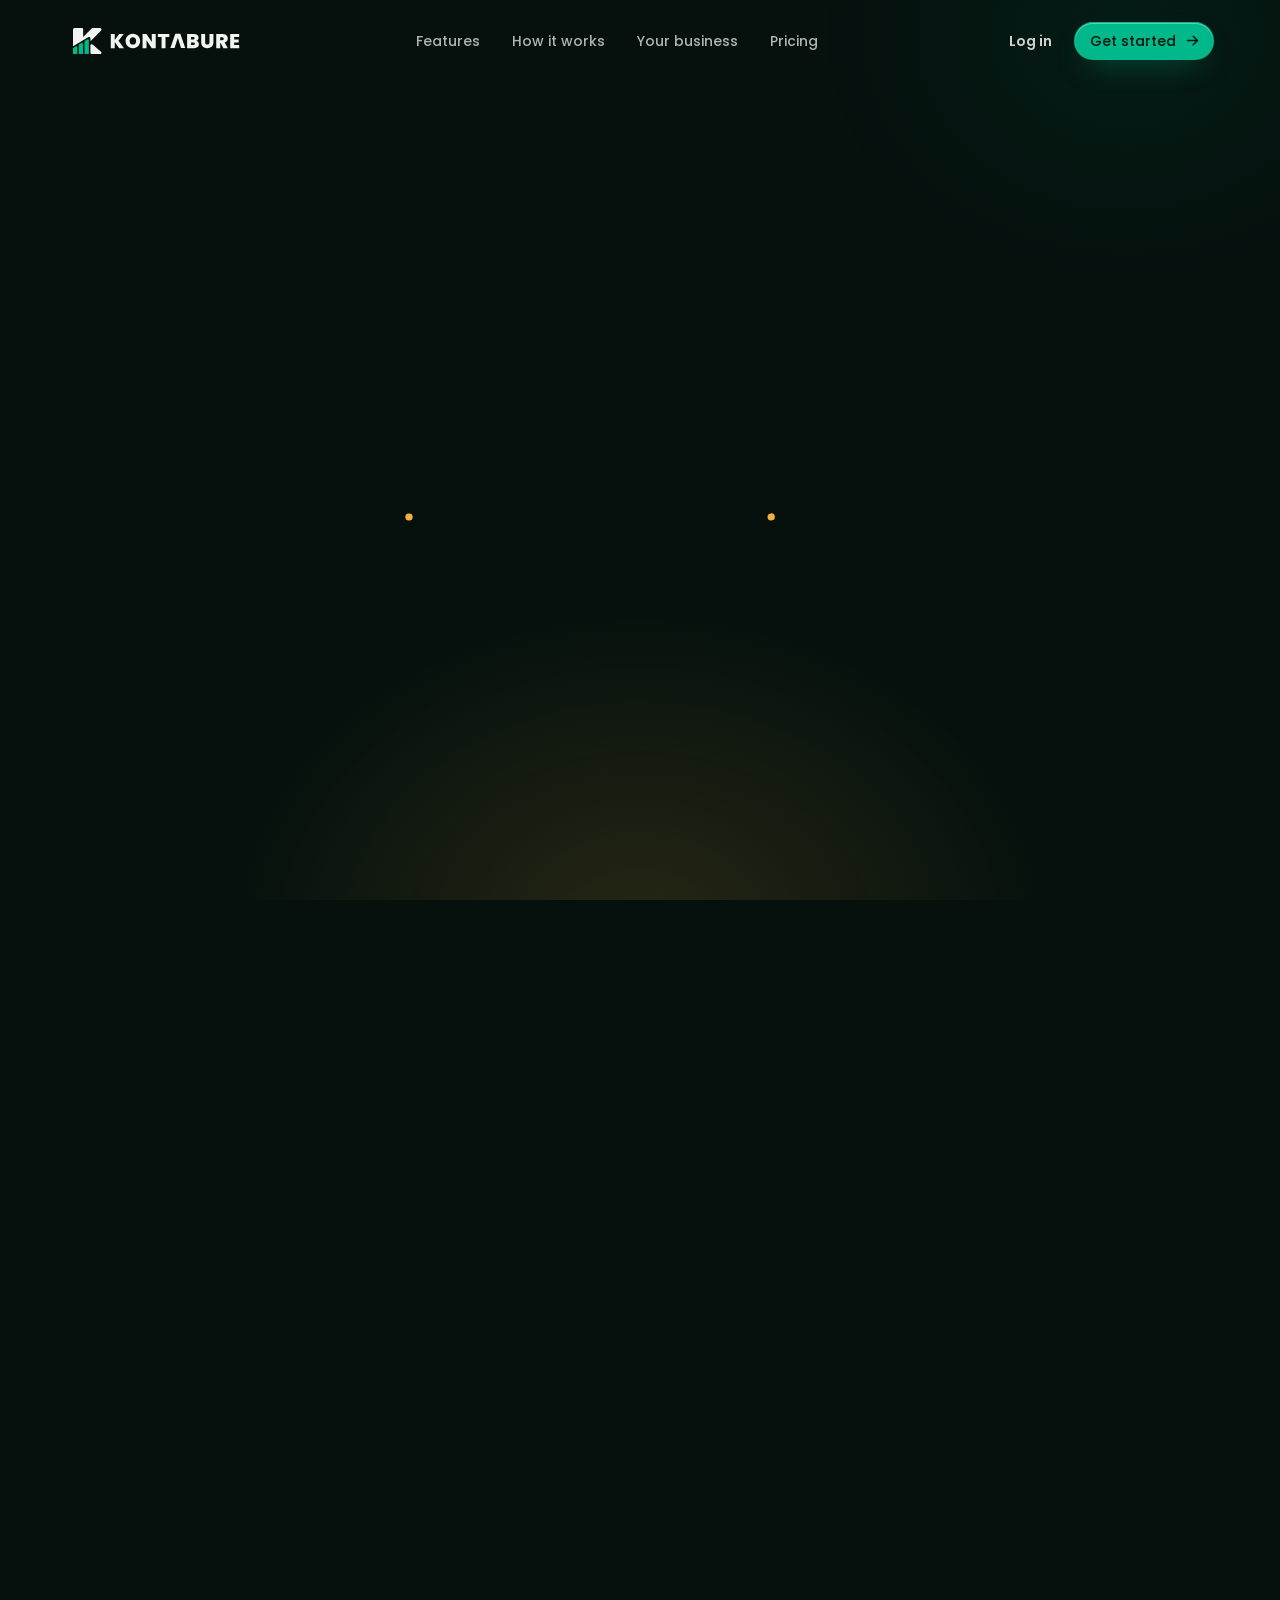
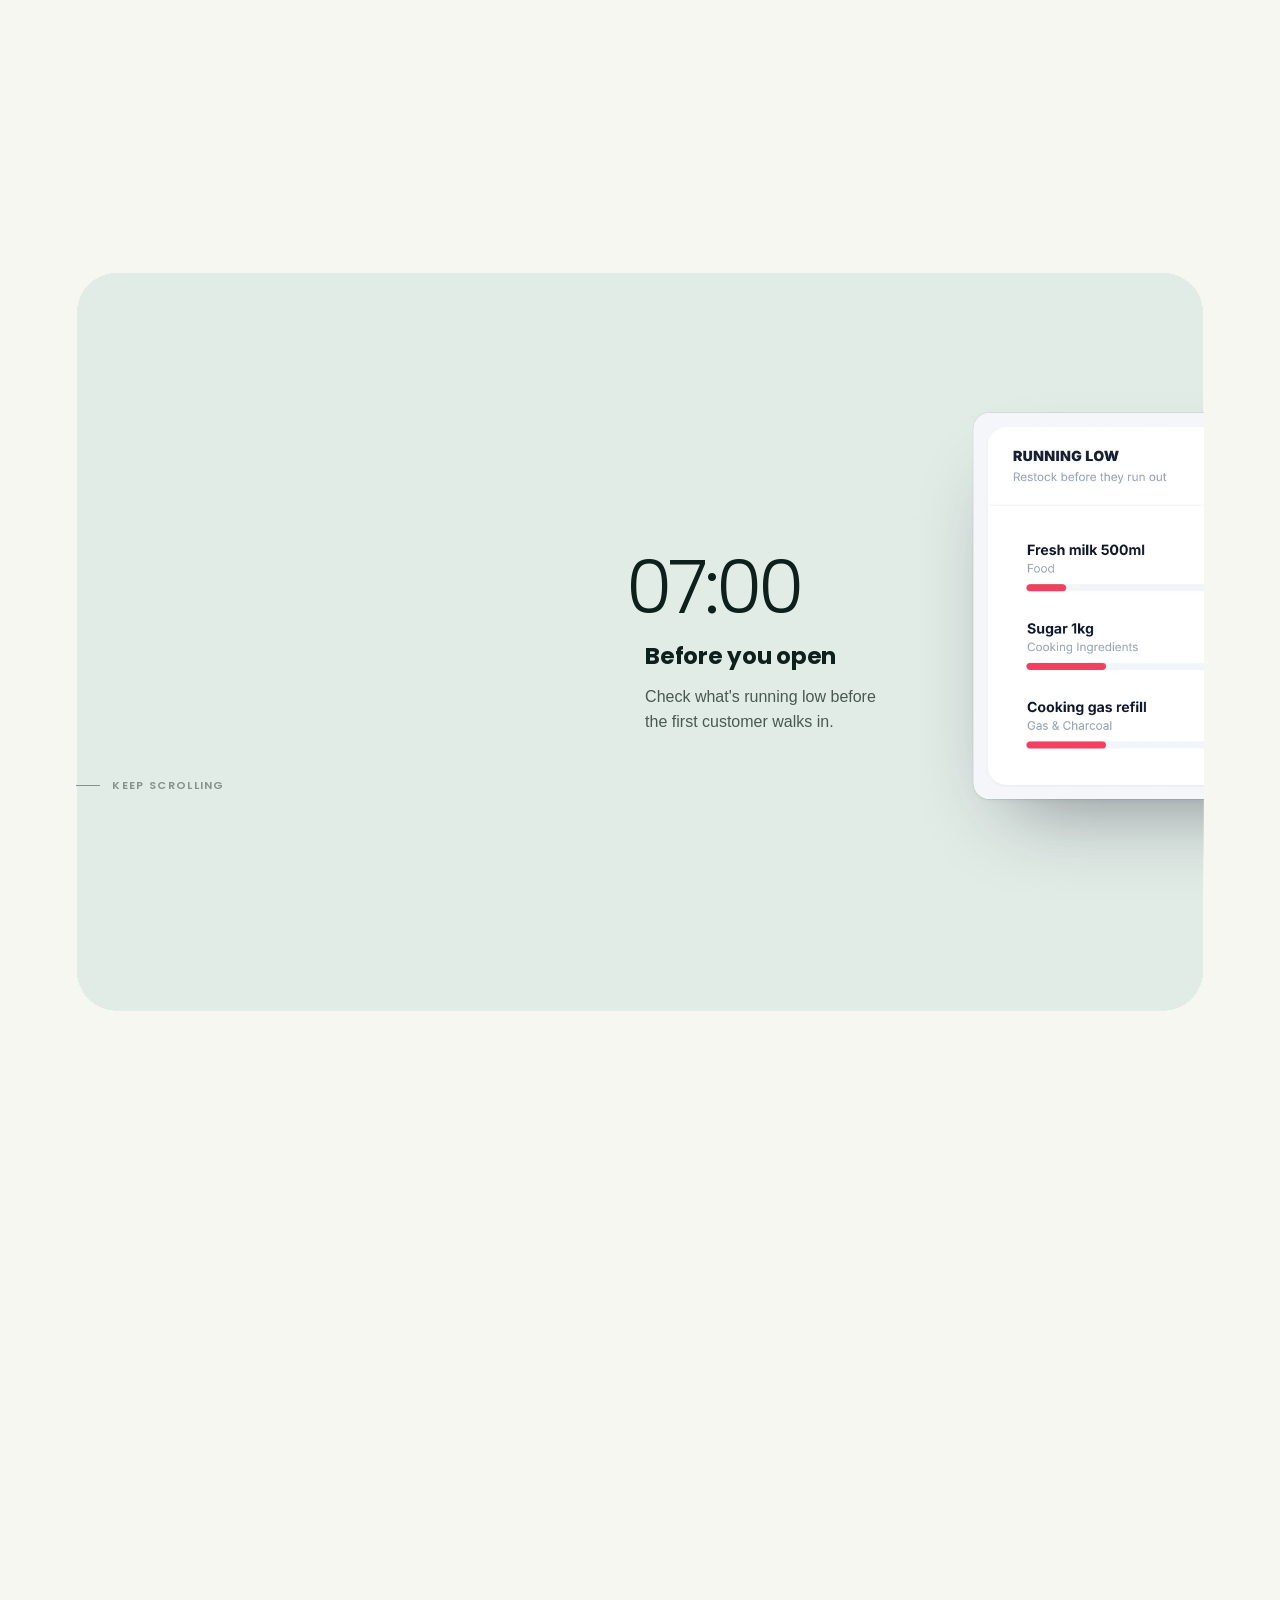
<file: index.html>
<!doctype html>
<html lang="en" class="no-js">
<head>
<meta charset="utf-8">
<meta name="viewport" content="width=device-width, initial-scale=1, viewport-fit=cover">
<title>KONTABURE for Businesses — Sales, Stock &amp; Credit in One Place</title>
<meta name="description" content="Run your business with KONTABURE: sell, restock from suppliers, track customers on credit, and see your best sellers and reports, in English or Kinyarwanda.">
<meta name="theme-color" content="#06110E">
<meta name="apple-mobile-web-app-title" content="KONTABURE">
<meta name="apple-mobile-web-app-status-bar-style" content="black-translucent">
<meta property="og:type" content="website">
<meta property="og:url" content="https://kontabure.africa/">
<meta property="og:site_name" content="KONTABURE">
<meta property="og:title" content="KONTABURE for Businesses — Sales, Stock &amp; Credit in One Place">
<meta property="og:description" content="Sell, restock, and keep track of who owes you, all from one simple screen, in English or Kinyarwanda.">
<meta name="twitter:card" content="summary_large_image">
<link rel="canonical" href="https://kontabure.africa/">
<link rel="manifest" href="https://kontabure.africa/manifest.webmanifest">
<link rel="icon" href="assets/brand/favicon.svg" type="image/svg+xml">
<link rel="icon" href="assets/brand/favicon-32.png" sizes="32x32" type="image/png">
<link rel="apple-touch-icon" href="assets/brand/apple-touch-icon.png">

<link rel="preload" as="image" href="assets/img/hero-business.webp" imagesrcset="assets/img/hero-business-960.webp 960w, assets/img/hero-business.webp 1672w" imagesizes="100vw" fetchpriority="high">
<link rel="stylesheet" href="assets/css/kontabure.css">
<link rel="stylesheet" href="assets/css/intro.css">

<script>
  /* Pick the layout mode before first paint (no layout flash).
     cinema  = desktop, full scroll storytelling
     reduced = prefers-reduced-motion: everything static and readable
     (default) = compact, touch-friendly vertical storytelling          */
  (function (d) {
    var h = d.documentElement, m = window.matchMedia;
    h.classList.remove('no-js'); h.classList.add('js');
    // Font preloads only over http(s); file:// blocks CORS preloads (fonts still load via CSS).
    if (location.protocol.indexOf('http') === 0) ['poppins-600-latin', 'poppins-500-latin'].forEach(function (f) {
      var l = d.createElement('link'); l.rel = 'preload'; l.as = 'font'; l.type = 'font/woff2'; l.crossOrigin = 'anonymous';
      l.href = 'assets/fonts/' + f + '.woff2'; d.head.appendChild(l);
    });
    if (m && m('(prefers-reduced-motion: reduce)').matches) h.classList.add('reduced');
    else if (m && m('(min-width: 1024px) and (min-height: 620px)').matches) h.classList.add('cinema');
    // Brand intro: once per browser session, on fresh visits only (not on reload,
    // back/forward, deep links or reduced motion). Add ?intro to the URL to replay it.
    try {
      var force = /[?&]intro(=|&|$)/.test(location.search);
      var navEntry = performance.getEntriesByType ? performance.getEntriesByType('navigation')[0] : null;
      var returning = navEntry && (navEntry.type === 'reload' || navEntry.type === 'back_forward');
      var seen = false;
      try { seen = sessionStorage.getItem('kontabure:intro') === '1'; } catch (e) {}
      if (force || (!h.classList.contains('reduced') && !location.hash && !returning && !seen)) {
        h.classList.add('intro-on');
        try { sessionStorage.setItem('kontabure:intro', '1'); } catch (e) {}
        // Safety net: never leave the page behind the intro.
        setTimeout(function () {
          if (window.__kIntroDone) return;
          h.classList.remove('intro-on');
          var el = d.getElementById('brand-intro');
          if (el && el.parentNode) el.parentNode.removeChild(el);
        }, 7400);
      }
    } catch (e) {}
    // Safety net: if scripts fail to load, never leave content hidden.
    setTimeout(function () { if (!window.__kontabureReady) { h.classList.add('reveal-all'); h.classList.remove('cinema'); } }, 3000);
  })(document);
</script>
</head>

<body>
<svg width="0" height="0" style="position:absolute" aria-hidden="true" focusable="false">
  <defs>
    <symbol id="i-arrow" viewBox="0 0 24 24"><path d="M5 12h14"/><path d="m13 6 6 6-6 6"/></symbol>
    <symbol id="i-cal" viewBox="0 0 24 24"><path d="M8 2v4"/><path d="M16 2v4"/><rect width="18" height="18" x="3" y="4" rx="2"/><path d="M3 10h18"/></symbol>
    <symbol id="i-check" viewBox="0 0 24 24"><path d="M20 6 9 17l-5-5"/></symbol>
    <symbol id="i-repay" viewBox="0 0 24 24"><path d="M11 15h2a2 2 0 1 0 0-4h-3c-.6 0-1.1.2-1.4.6L3 17"/><path d="m7 21 1.6-1.4c.3-.4.8-.6 1.4-.6h4c1.1 0 2.1-.4 2.8-1.2l4.6-4.4a2 2 0 0 0-2.75-2.91l-4.2 3.9"/><path d="m2 16 6 6"/><circle cx="16" cy="9" r="2.9"/><circle cx="6" cy="5" r="3"/></symbol>
    <symbol id="i-truck" viewBox="0 0 24 24"><path d="M14 18V6a2 2 0 0 0-2-2H4a2 2 0 0 0-2 2v11a1 1 0 0 0 1 1h2"/><path d="M15 18H9"/><path d="M19 18h2a1 1 0 0 0 1-1v-3.65a1 1 0 0 0-.22-.624l-3.48-4.35A1 1 0 0 0 17.52 8H14"/><circle cx="17" cy="18" r="2"/><circle cx="7" cy="18" r="2"/></symbol>
    <symbol id="i-alert" viewBox="0 0 24 24"><path d="m21.73 18-8-14a2 2 0 0 0-3.48 0l-8 14A2 2 0 0 0 4 21h16a2 2 0 0 0 1.73-3"/><path d="M12 9v4"/><path d="M12 17h.01"/></symbol>
    <symbol id="i-layers" viewBox="0 0 24 24"><path d="m12.83 2.18a2 2 0 0 0-1.66 0L2.6 6.08a1 1 0 0 0 0 1.83l8.58 3.91a2 2 0 0 0 1.66 0l8.58-3.9a1 1 0 0 0 0-1.83Z"/><path d="m22 17.65-9.17 4.16a2 2 0 0 1-1.66 0L2 17.65"/><path d="m22 12.65-9.17 4.16a2 2 0 0 1-1.66 0L2 12.65"/></symbol>
    <symbol id="i-receipt" viewBox="0 0 24 24"><path d="M4 2v20l2-1 2 1 2-1 2 1 2-1 2 1 2-1 2 1V2l-2 1-2-1-2 1-2-1-2 1-2-1-2 1Z"/><path d="M16 8h-6a2 2 0 1 0 0 4h4a2 2 0 1 1 0 4H8"/><path d="M12 17.5v-11"/></symbol>
    <symbol id="i-spark" viewBox="0 0 24 24"><path d="M9.937 15.5A2 2 0 0 0 8.5 14.063l-6.135-1.582a.5.5 0 0 1 0-.962L8.5 9.936A2 2 0 0 0 9.937 8.5l1.582-6.135a.5.5 0 0 1 .963 0L14.063 8.5A2 2 0 0 0 15.5 9.937l6.135 1.581a.5.5 0 0 1 0 .964L15.5 14.063a2 2 0 0 0-1.437 1.437l-1.582 6.135a.5.5 0 0 1-.963 0z"/></symbol>
    <symbol id="i-crown" viewBox="0 0 24 24"><path d="M11.562 3.266a.5.5 0 0 1 .876 0L15.39 8.87a1 1 0 0 0 1.516.294L21.183 5.5a.5.5 0 0 1 .798.519l-2.834 10.246a1 1 0 0 1-.956.734H5.81a1 1 0 0 1-.957-.734L2.02 6.02a.5.5 0 0 1 .798-.519l4.276 3.664a1 1 0 0 0 1.516-.294z"/><path d="M5 21h14"/></symbol>
    <symbol id="i-building" viewBox="0 0 24 24"><path d="M10 12h4"/><path d="M10 8h4"/><path d="M14 21v-3a2 2 0 0 0-4 0v3"/><path d="M6 10H4a2 2 0 0 0-2 2v7a2 2 0 0 0 2 2h16a2 2 0 0 0 2-2V9a2 2 0 0 0-2-2h-2"/><path d="M6 21V5a2 2 0 0 1 2-2h8a2 2 0 0 1 2 2v16"/></symbol>
    <symbol id="i-mail" viewBox="0 0 24 24"><rect width="20" height="16" x="2" y="4" rx="2"/><path d="m22 7-8.97 5.7a1.94 1.94 0 0 1-2.06 0L2 7"/></symbol>
    <symbol id="i-copy" viewBox="0 0 24 24"><rect width="14" height="14" x="8" y="8" rx="2"/><path d="M4 16c-1.1 0-2-.9-2-2V4c0-1.1.9-2 2-2h10c1.1 0 2 .9 2 2"/></symbol>
    <symbol id="i-x" viewBox="0 0 24 24"><path d="M18 6 6 18"/><path d="m6 6 12 12"/></symbol>
    <symbol id="i-lang" viewBox="0 0 24 24"><path d="m5 8 6 6"/><path d="m4 14 6-6 2-3"/><path d="M2 5h12"/><path d="M7 2h1"/><path d="m22 22-5-10-5 10"/><path d="M14 18h6"/></symbol>
    <symbol id="i-box" viewBox="0 0 24 24"><path d="m7.5 4.27 9 5.15"/><path d="M21 8a2 2 0 0 0-1-1.73l-7-4a2 2 0 0 0-2 0l-7 4A2 2 0 0 0 3 8v8a2 2 0 0 0 1 1.73l7 4a2 2 0 0 0 2 0l7-4A2 2 0 0 0 21 16Z"/><path d="m3.3 7 8.7 5 8.7-5"/><path d="M12 22V12"/></symbol>
    <symbol id="i-chart" viewBox="0 0 24 24"><path d="M3 3v18h18"/><path d="M18 17V9"/><path d="M13 17V5"/><path d="M8 17v-3"/></symbol>
    <!-- Official KONTABURE logo (generated by tools/brand/build-logo.py). K and wordmark take currentColor; bars take --logo-accent. -->
    <symbol id="logo-mark" viewBox="0 0 118 100"><path fill="currentColor" d="M0 6A6 6 0 0 1 6 0L35 0A4 4 0 0 1 39 4L39 35L73.65 0.35A1.2 1.2 0 0 1 74.5 0L103.51 0A6 6 0 0 1 107.76 10.24L69.05 48.95A1.2 1.2 0 0 1 67 48.1L67 40.19A5.88 5.88 0 0 0 58.09 35.15L1.82 68.91A1.2 1.2 0 0 1 0 67.88ZM67 67.5A5 5 0 0 1 75.24 63.69L107.62 91.19A5 5 0 0 1 104.39 100L72 100A5 5 0 0 1 67 95Z"/><path fill="var(--logo-accent, #00B88A)" d="M1.4 100A1.4 1.4 0 0 1 0 98.6L0 79.26A4 4 0 0 1 1.94 75.83L10.54 70.67A4 4 0 0 1 16.6 74.1L16.6 98.6A1.4 1.4 0 0 1 15.2 100ZM23.6 100A1.4 1.4 0 0 1 22.2 98.6L22.2 65.94A4 4 0 0 1 24.14 62.51L32.74 57.35A4 4 0 0 1 38.8 60.78L38.8 98.6A1.4 1.4 0 0 1 37.4 100ZM45.8 100A1.4 1.4 0 0 1 44.4 98.6L44.4 52.62A4 4 0 0 1 46.34 49.19L54.94 44.03A4 4 0 0 1 61 47.46L61 98.6A1.4 1.4 0 0 1 59.6 100Z"/></symbol>
    <symbol id="logo-lockup" viewBox="0 0 641 100"><path fill="currentColor" d="M0 6A6 6 0 0 1 6 0L35 0A4 4 0 0 1 39 4L39 35L73.65 0.35A1.2 1.2 0 0 1 74.5 0L103.51 0A6 6 0 0 1 107.76 10.24L69.05 48.95A1.2 1.2 0 0 1 67 48.1L67 40.19A5.88 5.88 0 0 0 58.09 35.15L1.82 68.91A1.2 1.2 0 0 1 0 67.88ZM67 67.5A5 5 0 0 1 75.24 63.69L107.62 91.19A5 5 0 0 1 104.39 100L72 100A5 5 0 0 1 67 95Z"/><path fill="var(--logo-accent, #00B88A)" d="M1.4 100A1.4 1.4 0 0 1 0 98.6L0 79.26A4 4 0 0 1 1.94 75.83L10.54 70.67A4 4 0 0 1 16.6 74.1L16.6 98.6A1.4 1.4 0 0 1 15.2 100ZM23.6 100A1.4 1.4 0 0 1 22.2 98.6L22.2 65.94A4 4 0 0 1 24.14 62.51L32.74 57.35A4 4 0 0 1 38.8 60.78L38.8 98.6A1.4 1.4 0 0 1 37.4 100ZM45.8 100A1.4 1.4 0 0 1 44.4 98.6L44.4 52.62A4 4 0 0 1 46.34 49.19L54.94 44.03A4 4 0 0 1 61 47.46L61 98.6A1.4 1.4 0 0 1 59.6 100Z"/><path fill="currentColor" d="M177.69 77.5 160.55 53.53V77.5H145.34V22.81H160.55V46.39L177.54 22.81H195.07L174.98 49.34L196.08 77.5ZM202.2 49.96Q202.2 41.89 205.96 35.49Q209.73 29.09 216.16 25.53Q222.6 21.96 230.28 21.96Q238.04 21.96 244.44 25.53Q250.84 29.09 254.56 35.49Q258.29 41.89 258.29 49.96Q258.29 58.03 254.56 64.43Q250.84 70.83 244.4 74.44Q237.96 78.04 230.28 78.04Q222.6 78.04 216.16 74.44Q209.73 70.83 205.96 64.43Q202.2 58.03 202.2 49.96ZM242.85 49.96Q242.85 43.44 239.48 39.68Q236.1 35.92 230.28 35.92Q224.39 35.92 221.05 39.68Q217.72 43.44 217.72 49.96Q217.72 56.4 221.05 60.16Q224.39 63.92 230.28 63.92Q236.1 63.92 239.48 60.12Q242.85 56.32 242.85 49.96ZM318.17 77.5H302.97L282.72 46.94V77.5H267.51V22.81H282.72L302.97 53.76V22.81H318.17ZM370.45 22.81V34.91H355.87V77.5H340.66V34.91H326.23V22.81ZM431.73 77.19 412.88 22.5H393.41L374.48 77.19H390.77L403.18 37.7L415.52 77.19ZM484.24 62.61Q484.24 69.59 479.43 73.54Q474.62 77.5 465.93 77.5H438.86V22.81H465.08Q473.46 22.81 478.23 26.53Q483 30.26 483 37.01Q483 41.82 480.48 45.04Q477.96 48.25 473.77 49.42Q478.58 50.5 481.41 54.19Q484.24 57.87 484.24 62.61ZM454.06 44.53H461.74Q467.49 44.53 467.49 39.8Q467.49 34.91 461.74 34.91H454.06ZM468.65 60.43Q468.65 57.95 467.14 56.63Q465.62 55.31 462.83 55.31H454.06V65.24H462.91Q468.65 65.24 468.65 60.43ZM508.21 22.81V54.54Q508.21 58.96 510.26 61.36Q512.32 63.77 516.51 63.77Q520.7 63.77 522.83 61.33Q524.96 58.88 524.96 54.54V22.81H540.17V54.54Q540.17 62.06 536.99 67.38Q533.81 72.69 528.34 75.37Q522.87 78.04 516.2 78.04Q509.53 78.04 504.29 75.37Q499.05 72.69 496.07 67.42Q493.08 62.14 493.08 54.54V22.81ZM578.64 77.5 567.78 57.33H566.15V77.5H550.95V22.81H574.92Q581.51 22.81 586.09 25.1Q590.66 27.39 592.99 31.38Q595.32 35.38 595.32 40.34Q595.32 45.93 592.25 50.16Q589.19 54.38 583.29 56.17L595.63 77.5ZM566.15 46.94H573.67Q576.78 46.94 578.33 45.46Q579.88 43.99 579.88 41.2Q579.88 38.56 578.29 37.05Q576.7 35.53 573.67 35.53H566.15ZM619.83 34.99V43.91H637.28V55.47H619.83V65.32H639.61V77.5H604.62V22.81H639.61V34.99Z"/></symbol>
  </defs>
</svg>

<!-- ============================================================ BRAND INTRO
     Plays once per browser session on a fresh visit, then hands off to the page.
     Styles: assets/css/intro.css · hand-off: assets/js/intro.js · artwork: tools/brand/build-logo.py -->
<div class="brand-intro" id="brand-intro">
  <div class="brand-intro__bg" aria-hidden="true"></div>
  <span class="brand-intro__beam" aria-hidden="true"></span>
  <span class="brand-intro__pool" aria-hidden="true"></span>
  <div class="brand-intro__center" aria-hidden="true">
    <svg class="brand-intro__logo" viewBox="0 0 641 100" focusable="false">
      <defs>
        <linearGradient id="intro-sheen-grad" x1="0" x2="1" y1="0" y2="0"><stop offset="0" stop-color="#00B88A" stop-opacity="0"/><stop offset=".5" stop-color="#00B88A" stop-opacity=".9"/><stop offset="1" stop-color="#00B88A" stop-opacity="0"/></linearGradient>
        <linearGradient id="intro-swoosh-grad" gradientUnits="userSpaceOnUse" x1="150" y1="0" x2="641" y2="0"><stop offset="0" stop-color="#00B88A" stop-opacity="0"/><stop offset=".45" stop-color="#2FD3A7"/><stop offset="1" stop-color="#00B88A" stop-opacity="0"/></linearGradient>
        <clipPath id="intro-clip"><use href="#ik-u"/><use href="#ik-l"/><use href="#iw-0"/><use href="#iw-1"/><use href="#iw-2"/><use href="#iw-3"/><use href="#iw-4"/><use href="#iw-5"/><use href="#iw-6"/><use href="#iw-7"/><use href="#iw-8"/></clipPath>
      </defs>
      <g class="brand-intro__mark">
        <g class="brand-intro__drop">
          <path id="ik-u" class="brand-intro__k" d="M0 6A6 6 0 0 1 6 0L35 0A4 4 0 0 1 39 4L39 35L73.65 0.35A1.2 1.2 0 0 1 74.5 0L103.51 0A6 6 0 0 1 107.76 10.24L69.05 48.95A1.2 1.2 0 0 1 67 48.1L67 40.19A5.88 5.88 0 0 0 58.09 35.15L1.82 68.91A1.2 1.2 0 0 1 0 67.88Z"/>
          <path id="ik-l" class="brand-intro__k" d="M67 67.5A5 5 0 0 1 75.24 63.69L107.62 91.19A5 5 0 0 1 104.39 100L72 100A5 5 0 0 1 67 95Z"/>
          <path class="brand-intro__bar" style="--i:0" d="M1.4 100A1.4 1.4 0 0 1 0 98.6L0 79.26A4 4 0 0 1 1.94 75.83L10.54 70.67A4 4 0 0 1 16.6 74.1L16.6 98.6A1.4 1.4 0 0 1 15.2 100Z"/>
          <path class="brand-intro__bar" style="--i:1" d="M23.6 100A1.4 1.4 0 0 1 22.2 98.6L22.2 65.94A4 4 0 0 1 24.14 62.51L32.74 57.35A4 4 0 0 1 38.8 60.78L38.8 98.6A1.4 1.4 0 0 1 37.4 100Z"/>
          <path class="brand-intro__bar" style="--i:2" d="M45.8 100A1.4 1.4 0 0 1 44.4 98.6L44.4 52.62A4 4 0 0 1 46.34 49.19L54.94 44.03A4 4 0 0 1 61 47.46L61 98.6A1.4 1.4 0 0 1 59.6 100Z"/>
        </g>
      </g>
      <g class="brand-intro__word">
        <path id="iw-0" class="brand-intro__ch" style="--i:0" pathLength="1" d="M177.69 77.5 160.55 53.53V77.5H145.34V22.81H160.55V46.39L177.54 22.81H195.07L174.98 49.34L196.08 77.5Z"/>
        <path id="iw-1" class="brand-intro__ch" style="--i:1" pathLength="1" d="M202.2 49.96Q202.2 41.89 205.96 35.49Q209.73 29.09 216.16 25.53Q222.6 21.96 230.28 21.96Q238.04 21.96 244.44 25.53Q250.84 29.09 254.56 35.49Q258.29 41.89 258.29 49.96Q258.29 58.03 254.56 64.43Q250.84 70.83 244.4 74.44Q237.96 78.04 230.28 78.04Q222.6 78.04 216.16 74.44Q209.73 70.83 205.96 64.43Q202.2 58.03 202.2 49.96ZM242.85 49.96Q242.85 43.44 239.48 39.68Q236.1 35.92 230.28 35.92Q224.39 35.92 221.05 39.68Q217.72 43.44 217.72 49.96Q217.72 56.4 221.05 60.16Q224.39 63.92 230.28 63.92Q236.1 63.92 239.48 60.12Q242.85 56.32 242.85 49.96Z"/>
        <path id="iw-2" class="brand-intro__ch" style="--i:2" pathLength="1" d="M318.17 77.5H302.97L282.72 46.94V77.5H267.51V22.81H282.72L302.97 53.76V22.81H318.17Z"/>
        <path id="iw-3" class="brand-intro__ch" style="--i:3" pathLength="1" d="M370.45 22.81V34.91H355.87V77.5H340.66V34.91H326.23V22.81Z"/>
        <path id="iw-4" class="brand-intro__ch" style="--i:4" pathLength="1" d="M431.73 77.19 412.88 22.5H393.41L374.48 77.19H390.77L403.18 37.7L415.52 77.19Z"/>
        <path id="iw-5" class="brand-intro__ch" style="--i:5" pathLength="1" d="M484.24 62.61Q484.24 69.59 479.43 73.54Q474.62 77.5 465.93 77.5H438.86V22.81H465.08Q473.46 22.81 478.23 26.53Q483 30.26 483 37.01Q483 41.82 480.48 45.04Q477.96 48.25 473.77 49.42Q478.58 50.5 481.41 54.19Q484.24 57.87 484.24 62.61ZM454.06 44.53H461.74Q467.49 44.53 467.49 39.8Q467.49 34.91 461.74 34.91H454.06ZM468.65 60.43Q468.65 57.95 467.14 56.63Q465.62 55.31 462.83 55.31H454.06V65.24H462.91Q468.65 65.24 468.65 60.43Z"/>
        <path id="iw-6" class="brand-intro__ch" style="--i:6" pathLength="1" d="M508.21 22.81V54.54Q508.21 58.96 510.26 61.36Q512.32 63.77 516.51 63.77Q520.7 63.77 522.83 61.33Q524.96 58.88 524.96 54.54V22.81H540.17V54.54Q540.17 62.06 536.99 67.38Q533.81 72.69 528.34 75.37Q522.87 78.04 516.2 78.04Q509.53 78.04 504.29 75.37Q499.05 72.69 496.07 67.42Q493.08 62.14 493.08 54.54V22.81Z"/>
        <path id="iw-7" class="brand-intro__ch" style="--i:7" pathLength="1" d="M578.64 77.5 567.78 57.33H566.15V77.5H550.95V22.81H574.92Q581.51 22.81 586.09 25.1Q590.66 27.39 592.99 31.38Q595.32 35.38 595.32 40.34Q595.32 45.93 592.25 50.16Q589.19 54.38 583.29 56.17L595.63 77.5ZM566.15 46.94H573.67Q576.78 46.94 578.33 45.46Q579.88 43.99 579.88 41.2Q579.88 38.56 578.29 37.05Q576.7 35.53 573.67 35.53H566.15Z"/>
        <path id="iw-8" class="brand-intro__ch" style="--i:8" pathLength="1" d="M619.83 34.99V43.91H637.28V55.47H619.83V65.32H639.61V77.5H604.62V22.81H639.61V34.99Z"/>
      </g>
      <g clip-path="url(#intro-clip)"><rect class="brand-intro__sheen" x="-180" y="-10" width="160" height="120" fill="url(#intro-sheen-grad)"/></g>
      <path class="brand-intro__swoosh" pathLength="1" d="M168 121 Q 404 137 632 113"/>
    </svg>
  </div>
  <button class="brand-intro__skip" type="button">Skip intro<svg aria-hidden="true"><use href="#i-arrow"/></svg></button>
</div>

<a class="skip-link" href="#main-content">Skip to content</a>
<div class="progress" aria-hidden="true"><span class="progress__bar"></span></div>

<!-- ============================================================ NAVIGATION -->
<header class="nav" data-nav-root>
  <div class="nav__inner">
    <a class="brand" href="#top" aria-label="KONTABURE, back to top">
      <svg class="brand__logo" viewBox="0 0 641 100" aria-hidden="true"><use href="#logo-lockup"/></svg>
    </a>
    <nav class="nav__links" aria-label="Primary">
      <a href="#features" data-nav-link="features">Features</a>
      <a href="#how-it-works" data-nav-link="how-it-works">How it works</a>
      <a href="#shop" data-nav-link="shop">Your business</a>
      <a href="#pricing" data-nav-link="pricing">Pricing</a>
      <span class="nav__indicator" aria-hidden="true"></span>
    </nav>
    <div class="nav__actions">
      <a class="nav__login" href="https://kontabure.africa/login">Log in</a>
      <a class="btn btn--primary btn--sm" href="https://kontabure.africa/login"><span>Get started</span><svg class="btn__icon" aria-hidden="true"><use href="#i-arrow"/></svg></a>
      <button class="nav__menu" type="button" aria-expanded="false" aria-controls="mobile-menu">
        <span class="nav__menu-lines" aria-hidden="true"><i></i><i></i></span>
        <span class="sr-only">Menu</span>
      </button>
    </div>
  </div>
</header>

<div class="menu" id="mobile-menu" hidden>
  <nav class="menu__links" aria-label="Mobile">
    <a href="#features"><span>01</span>Features</a>
    <a href="#how-it-works"><span>02</span>How it works</a>
    <a href="#shop"><span>03</span>Your business</a>
    <a href="#pricing"><span>04</span>Pricing</a>
  </nav>
  <div class="menu__actions">
    <a class="btn btn--primary" href="https://kontabure.africa/login"><span>Get started</span><svg class="btn__icon" aria-hidden="true"><use href="#i-arrow"/></svg></a>
    <a class="btn btn--ghost" href="https://kontabure.africa/login">Log in</a>
    <button class="btn btn--ghost" type="button" data-demo="demo"><svg class="btn__icon" aria-hidden="true"><use href="#i-cal"/></svg><span>Book a demo</span></button>
  </div>
</div>

<main id="main-content">

<!-- ============================================================ STORY: hero → dashboard → chapters
     One continuous section. In "cinema" mode the product frame is pinned
     (CSS sticky) while the story text scrolls past it.                      -->
<section class="story" id="top" data-nav="dark" aria-label="KONTABURE introduction">

  <div class="stage" aria-hidden="false">
    <!-- Hero photograph: graded dark, drifts and dims as the dashboard rises -->
    <div class="stage__photo" aria-hidden="true">
      <div class="stage__photo-inner">
        <img src="assets/img/hero-business.webp" srcset="assets/img/hero-business-960.webp 960w, assets/img/hero-business.webp 1672w" sizes="100vw" alt="" width="1672" height="941" decoding="async" fetchpriority="high">
        <span class="photo-shade"></span>
        <span class="stage__dim"></span>
      </div>
    </div>
    <div class="stage__glow" aria-hidden="true"></div>
    <div class="stage__rules" aria-hidden="true"></div>

    <div class="stage__title" aria-hidden="true">
      <p class="eyebrow">Your dashboard</p>
      <p class="stage__headline">One screen. <em>Your whole business.</em></p>
    </div>

    <figure class="device" role="img" aria-label="The KONTABURE Books of account dashboard showing today's sales and profit, a 6-month revenue trend and this month's revenue, costs and net profit (sample data).">
      <div class="device__bar" aria-hidden="true">
        <span class="device__dots"><i></i><i></i><i></i></span>
        <span class="device__url"><svg aria-hidden="true"><use href="#i-check"/></svg>kontabure.africa</span>
        <span class="device__tag">Sample data</span>
      </div>
      <div class="device__view">
        <div class="device__cam">
          <img class="device__shot is-active" data-shot="overview" src="assets/screens/overview.webp" alt="" width="1440" height="900" decoding="async">
          <img class="device__shot" data-shot="products" src="assets/screens/products.webp" alt="" width="1440" height="900" decoding="async" loading="lazy">
          <img class="device__shot" data-shot="stock" src="assets/screens/stock.webp" alt="" width="1440" height="1000" decoding="async" loading="lazy">
          <img class="device__shot" data-shot="credit" src="assets/screens/credit.webp" alt="" width="1440" height="900" decoding="async" loading="lazy">
          <img class="device__shot" data-shot="finance" src="assets/screens/finance.webp" alt="" width="1440" height="1030" decoding="async" loading="lazy">
          <img class="device__shot" data-shot="ai" src="assets/screens/ai.webp" alt="" width="1440" height="1230" decoding="async" loading="lazy">
        </div>
        <ol class="pins" aria-hidden="true">
          <li class="pin" style="--px:546;--py:226" data-side="br"><span class="pin__dot">1</span><span class="pin__label"><b>Today sales</b>What you've sold since opening.</span></li>
          <li class="pin" style="--px:1121;--py:226" data-side="bl"><span class="pin__dot">2</span><span class="pin__label"><b>Today profit</b>What today's sales earned after costs.</span></li>
          <li class="pin" style="--px:1050;--py:566" data-side="l"><span class="pin__dot">3</span><span class="pin__label"><b>6-month trend</b>How revenue is moving, month by month.</span></li>
          <li class="pin" style="--px:1398;--py:446" data-side="bl"><span class="pin__dot">4</span><span class="pin__label"><b>This month mix</b>Revenue, cost of goods, expenses and net profit, side by side.</span></li>
        </ol>
      </div>


      <!-- One callout that changes with each chapter -->
      <div class="chip chip--step" aria-hidden="true"><span class="chip__icon chip__icon--blue"><svg><use href="#i-layers"/></svg></span><span><b>Up to 300 items</b><small>added in one go</small></span></div>
    </figure>

    <!-- Activity from the shop floor; it flies into the dashboard as you scroll -->
    <div class="float float--a" aria-hidden="true"><div class="chip"><span class="chip__icon chip__icon--green"><svg><use href="#i-repay"/></svg></span><span><b>+RWF 5,000 repaid</b><small>Credit · Uwase M.</small></span></div></div>
    <div class="float float--b" aria-hidden="true"><div class="chip"><span class="chip__icon chip__icon--blue"><svg><use href="#i-truck"/></svg></span><span><b>Stock in recorded</b><small>24 items from supplier</small></span></div></div>

    <nav class="rail" aria-label="Product tour steps">
      <button type="button" data-goto="0"><span>01</span>Set up</button>
      <button type="button" data-goto="1"><span>02</span>Inventory</button>
      <button type="button" data-goto="2"><span>03</span>Credit</button>
      <button type="button" data-goto="3"><span>04</span>Books</button>
      <button type="button" data-goto="4"><span>05</span>Insights</button>
      <span class="rail__fill" aria-hidden="true"></span>
    </nav>
  </div>

  <div class="flow">
    <!-- ------------------------------------------------ HERO -->
    <header class="hero">
      <div class="hero__photo" aria-hidden="true"><img src="assets/img/hero-business.webp" srcset="assets/img/hero-business-960.webp 960w, assets/img/hero-business.webp 1672w" sizes="100vw" alt="" width="1672" height="941" decoding="async"><span class="photo-shade"></span></div>
      <div class="hero__copy">
        <p class="eyebrow eyebrow--chip" data-rv><span class="eyebrow__dot" aria-hidden="true"></span>KONTABURE for businesses</p>
        <h1 class="hero__title" data-split>Run your business <br class="br-wide">without the <span class="strike">notebook<svg class="strike__line" viewBox="0 0 300 30" preserveAspectRatio="none" aria-hidden="true"><path d="M4 19 C 70 9, 150 23, 296 11"/></svg></span> &amp; <span class="strike">Excel<svg class="strike__line" viewBox="0 0 300 30" preserveAspectRatio="none" aria-hidden="true"><path d="M4 19 C 70 9, 150 23, 296 11"/></svg></span></h1>
        <div class="hero__side">
          <p class="hero__lead" data-rv>Turn your daily sales, stock and credit into business intelligence: profit and loss, cash flow and AI insights that explain what changed and why. In English or Kinyarwanda.</p>
          <div class="hero__cta" data-rv>
            <a class="btn btn--primary btn--lg" href="https://kontabure.africa/login"><span>Get started</span><svg class="btn__icon" aria-hidden="true"><use href="#i-arrow"/></svg></a>
            <button class="btn btn--ghost btn--lg" type="button" data-demo="demo"><svg class="btn__icon" aria-hidden="true"><use href="#i-cal"/></svg><span>Book a demo</span></button>
          </div>
          <p class="hero__note" data-rv>Every plan starts with a 30-day free trial.</p>
        </div>
      </div>
      <ul class="hero__ticks" data-rv>
        <li><svg aria-hidden="true"><use href="#i-check"/></svg>Profit &amp; loss, cash book and balance sheet</li>
        <li><svg aria-hidden="true"><use href="#i-check"/></svg>AI insights in plain language</li>
        <li><svg aria-hidden="true"><use href="#i-check"/></svg>English &amp; Kinyarwanda</li>
      </ul>

      <!-- Compact / reduced-motion version of the product frame -->
      <figure class="frame hero__frame">
        <div class="frame__bar" aria-hidden="true"><span class="device__dots"><i></i><i></i><i></i></span><span class="frame__tag">Sample data</span></div>
        <div class="shot" data-crop="full"><img src="assets/screens/overview.webp" alt="The KONTABURE Books of account dashboard: today sales RWF 184,500, today profit RWF 44,500, receivables RWF 62,000, a 6-month revenue trend and this month's revenue, costs and net profit (sample data)." width="1440" height="900" decoding="async"></div>
        <div class="chip chip--inline" aria-hidden="true"><span class="chip__icon chip__icon--green"><svg><use href="#i-repay"/></svg></span><span><b>+RWF 5,000 repaid</b><small>Credit · Uwase M.</small></span></div>
      </figure>
    </header>

    <!-- ------------------------------------------------ READ THE DASHBOARD -->
    <div class="beat beat--read" data-nav="light">
      <div class="read">
        <p class="eyebrow" data-rv>Your dashboard</p>
        <h2 class="h2" data-split>One screen. <em>Your whole business.</em></h2>
        <p class="lead" data-rv>Open KONTABURE and today's sales, profit and cash position are already worked out.</p>
        <figure class="frame read__frame" data-rv>
          <div class="frame__bar" aria-hidden="true"><span class="device__dots"><i></i><i></i><i></i></span><span class="frame__tag">Sample data</span></div>
          <div class="shot" data-crop="ov-top" data-crop-sm="ov-kpis"><img src="assets/screens/overview.webp" alt="Books of account dashboard: today's sales, expenses, profit and cash position, receivables and payables, a 6-month revenue trend and this month's mix (sample data)." width="1440" height="900" loading="lazy" decoding="async"></div>
        </figure>
        <ol class="read__list">
          <li data-rv><span>1</span><div><b>Today sales</b>What you've sold since opening.</div></li>
          <li data-rv><span>2</span><div><b>Today profit</b>What today's sales earned after costs.</div></li>
          <li data-rv><span>3</span><div><b>6-month trend</b>How revenue is moving, month by month.</div></li>
          <li data-rv><span>4</span><div><b>This month mix</b>Revenue, cost of goods, expenses and net profit, side by side.</div></li>
        </ol>
      </div>
    </div>

    <!-- ------------------------------------------------ HOW IT WORKS -->
    <div id="how-it-works" class="how" data-nav="light">
      <div class="beat beat--intro">
        <div class="intro">
          <p class="eyebrow" data-rv>How it works</p>
          <h2 class="h2 h2--xl" data-split>Your entire business. <em>One connected system.</em></h2>
          <p class="lead" data-rv>Products, stock, sales, customer credit and reports, together in one place. Here's how a business runs on KONTABURE, from the first product you add to the report you read at closing.</p>
        </div>
      </div>

      <div class="chapters" aria-label="How it works, five steps">
      <article class="chapter" id="step-setup" data-step="0" data-shot="products">
        <div class="chapter__text">
          <p class="chapter__num" data-rv><span>01</span>First</p>
          <h3 class="chapter__title" data-split>Set up your business</h3>
          <p class="chapter__lead" data-rv>Add your products, organise your categories and record your starting stock.</p>
          <ul class="ticks" data-rv>
            <li>Start from ready-made product templates</li>
            <li>Add up to 300 items in one go</li>
            <li>Categories and units ready from day one</li>
          </ul>
        </div>
        <figure class="frame chapter__frame" data-rv="clip">
          <div class="shot" data-crop="pr-bulk" data-crop-sm="pr-sm"><img src="assets/screens/products.webp" alt="Adding products in bulk from a template, with category, unit, price and opening stock for each item (sample data)." width="1440" height="900" loading="lazy" decoding="async"></div>
        </figure>
      </article>

      <article class="chapter" id="step-inventory" data-step="1" data-shot="stock">
        <div class="chapter__text">
          <p class="chapter__num" data-rv><span>02</span>Second</p>
          <h3 class="chapter__title" data-split>Manage your inventory</h3>
          <p class="chapter__lead" data-rv>Record supplier deliveries, keep stock levels right, and adjust when the shelf doesn't match.</p>
          <ul class="ticks" data-rv>
            <li>Record every delivery against its supplier, so stock and buying costs stay right</li>
            <li>Count the shelves and fix the differences</li>
            <li>See every stock movement, with who made it</li>
          </ul>
        </div>
        <figure class="frame chapter__frame" data-rv="clip">
          <div class="shot" data-crop="st-in" data-crop-sm="st-sm"><img src="assets/screens/stock.webp" alt="A supplier delivery of 24 items recorded as stock in, with buying costs (sample data)." width="1440" height="1000" loading="lazy" decoding="async"></div>
        </figure>
      </article>

      <article class="chapter" id="step-credit" data-step="2" data-shot="credit">
        <div class="chapter__text">
          <p class="chapter__num" data-rv><span>03</span>Third</p>
          <h3 class="chapter__title" data-split>Manage customer credit</h3>
          <p class="chapter__lead" data-rv>Sell on credit to your regulars, see who owes the business, and record repayments as they come in.</p>
          <ul class="ticks" data-rv>
            <li>Know exactly who owes you, and how much</li>
            <li>Record repayments and see balances update</li>
            <li>Set credit limits for each customer group</li>
          </ul>
        </div>
        <figure class="frame chapter__frame" data-rv="clip">
          <div class="shot" data-crop="cr-table" data-crop-sm="cr-sm"><img src="assets/screens/credit.webp" alt="Customers who owe the business, with balances and how much of their group's credit limit is used (sample data)." width="1440" height="900" loading="lazy" decoding="async"></div>
        </figure>
      </article>

      <article class="chapter" id="step-books" data-step="3" data-shot="finance">
        <div class="chapter__text">
          <p class="chapter__num" data-rv><span>04</span>Fourth</p>
          <h3 class="chapter__title" data-split>See your real profit</h3>
          <p class="chapter__lead" data-rv>Your sales, buying costs and expenses come together in your books, so profit and loss is ready without a spreadsheet.</p>
          <ul class="ticks" data-rv>
            <li>Income statement, cash book, journal, trial balance and balance sheet</li>
            <li>Today, 7 days, 30 days, all time or your own dates</li>
            <li>Export to CSV or Excel, or print</li>
          </ul>
        </div>
        <figure class="frame chapter__frame" data-rv="clip">
          <div class="shot" data-crop="fin-report" data-crop-sm="fin-sm"><img src="assets/screens/finance.webp" alt="Financial reports for the last 30 days: revenue RWF 4,386,000, gross profit RWF 1,356,000, operating expenses RWF 434,000 and net income RWF 922,000, with the income statement and revenue trend (sample data)." width="1440" height="1030" loading="lazy" decoding="async"></div>
        </figure>
      </article>

      <article class="chapter" id="step-insights" data-step="4" data-shot="ai">
        <div class="chapter__text">
          <p class="chapter__num" data-rv><span>05</span>Finally</p>
          <h3 class="chapter__title" data-split>Know what changed, and why</h3>
          <p class="chapter__lead" data-rv>AI business intelligence reads your numbers and explains them in plain language, with what to do next.</p>
          <ul class="ticks" data-rv>
            <li>Business health score, sales trend and tomorrow's forecast</li>
            <li>What happened and why, in a short summary</li>
            <li>Recommendations by priority, and alerts for anything unusual</li>
          </ul>
        </div>
        <figure class="frame chapter__frame" data-rv="clip">
          <div class="shot" data-crop="ai-page" data-crop-sm="ai-sm"><img src="assets/screens/ai.webp" alt="AI business intelligence: business health 78, sales trend up 12.0%, 3 low-stock items and tomorrow's forecast, with an executive summary of what happened and why, and recommendations (sample data)." width="1440" height="1230" loading="lazy" decoding="async"></div>
        </figure>
      </article>
      </div>
      <div class="chapters__dots" aria-hidden="true"><i class="is-on"></i><i></i><i></i><i></i><i></i></div>
    </div>
    <div class="story__outro" aria-hidden="true"></div>
  </div>
</section>

<!-- ============================================================ ONE SALE, EVERYWHERE -->
<section class="ripple" id="connected" data-nav="light" aria-labelledby="ripple-title">
  <div class="container">
    <div class="ripple__head">
      <p class="eyebrow" data-rv>Record it once</p>
      <h2 class="h2" id="ripple-title" data-split>One sale. <em>Everywhere it matters.</em></h2>
      <p class="lead" data-rv>Try it. Record a sale and follow it to your stock, your takings and, when it's on credit, the customer's balance.</p>
    </div>

    <div class="ripple__board" data-rv>
      <div class="ripple__sale">
        <p class="ripple__label">New sale</p>
        <div class="ripple__item">
          <span class="ripple__thumb" aria-hidden="true"><svg><use href="#i-box"/></svg></span>
          <div><b>Sugar 1kg</b><small>1 × RWF 1,500</small></div>
          <strong>RWF 1,500</strong>
        </div>
        <fieldset class="seg" aria-label="How the customer pays">
          <legend class="sr-only">How the customer pays</legend>
          <label><input type="radio" name="pay" value="cash" checked><span>Cash</span></label>
          <label><input type="radio" name="pay" value="momo"><span>Mobile money</span></label>
          <label><input type="radio" name="pay" value="credit"><span>On credit</span></label>
        </fieldset>
        <p class="ripple__customer" data-customer hidden>Customer: <b>Uwase M.</b> · Regulars</p>
        <div class="ripple__actions">
          <button class="btn btn--primary" type="button" data-ripple-go><svg class="btn__icon" aria-hidden="true"><use href="#i-receipt"/></svg><span>Record sale</span></button>
          <button class="btn btn--text" type="button" data-ripple-reset>Reset</button>
        </div>
      </div>

      <svg class="ripple__wires" aria-hidden="true" preserveAspectRatio="none"><path/><path/><path/></svg>

      <div class="ripple__nodes" aria-live="polite">
        <div class="node" data-node="stock">
          <p class="node__k"><svg aria-hidden="true"><use href="#i-box"/></svg>Stock</p>
          <p class="node__v"><span data-v="stock">6</span> left</p>
          <p class="node__s">Sugar 1kg · <span class="node__flag" data-flag>Running low</span></p>
        </div>
        <div class="node" data-node="sales">
          <p class="node__k"><svg aria-hidden="true"><use href="#i-chart"/></svg>Sales today</p>
          <p class="node__v">RWF <span data-v="sales">184,500</span></p>
          <p class="node__s"><span data-v="count">38</span> sales · on today's report</p>
        </div>
        <div class="node" data-node="money">
          <p class="node__k"><svg aria-hidden="true"><use href="#i-repay"/></svg><span data-v="money-k">Paid in cash today</span></p>
          <p class="node__v">RWF <span data-v="money">96,000</span></p>
          <p class="node__s" data-v="money-s">Payments by method</p>
        </div>
      </div>
    </div>
    <p class="fineprint" data-rv>Interactive illustration using the demo business's sample figures.</p>
  </div>
</section>

<!-- ============================================================ A DAY IN YOUR SHOP (horizontal on desktop) -->
<section class="day" id="a-day" data-nav="light" aria-labelledby="day-title">
  <div class="day__stage">
    <div class="day__track">
      <div class="day__panel day__intro">
        <p class="eyebrow" data-rv>A day in your business</p>
        <h2 class="h2 h2--xl" id="day-title" data-split>From opening to closing, <em>one place to look.</em></h2>
        <p class="lead" data-rv>An example day at a business running on KONTABURE.</p>
        <p class="day__hint" aria-hidden="true"><span></span>Keep scrolling</p>
      </div>

      <article class="day__panel moment" data-time="07:00" data-tone="dawn">
        <div class="moment__text">
          <p class="moment__time">07:00</p>
          <h3 class="moment__title">Before you open</h3>
          <p>Check what's running low before the first customer walks in.</p>
        </div>
        <figure class="frame moment__frame"><div class="shot" data-crop="st-low"><img src="assets/screens/stock.webp" alt="Running low: Fresh milk 500ml, 4 left; Sugar 1kg, 6 left; Cooking gas refill, 2 left (sample data)." width="1440" height="1000" loading="lazy" decoding="async"></div></figure>
      </article>

      <article class="day__panel moment" data-time="10:00" data-tone="morning">
        <div class="moment__text">
          <p class="moment__time">10:00</p>
          <h3 class="moment__title">The supplier arrives</h3>
          <p>Record the delivery against the supplier. Stock and buying costs stay right.</p>
        </div>
        <figure class="frame moment__frame"><div class="shot" data-crop="st-in"><img src="assets/screens/stock.webp" alt="Stock in from a supplier: 24 items received (sample data)." width="1440" height="1000" loading="lazy" decoding="async"></div></figure>
      </article>

      <article class="day__panel moment" data-time="13:00" data-tone="noon">
        <div class="moment__text">
          <p class="moment__time">13:00</p>
          <h3 class="moment__title">The lunchtime rush</h3>
          <p>Ring up each sale in seconds, and see what came in by payment method.</p>
        </div>
        <figure class="frame moment__frame"><div class="shot" data-crop="fin-mix"><img src="assets/screens/finance.webp" alt="Payment mix: cash 52%, RWF 2,281,000; mobile money 48%, RWF 2,105,000 (sample data)." width="1440" height="1030" loading="lazy" decoding="async"></div></figure>
      </article>

      <article class="day__panel moment" data-time="16:00" data-tone="afternoon">
        <div class="moment__text">
          <p class="moment__time">16:00</p>
          <h3 class="moment__title">A regular asks for credit</h3>
          <p>Sell on credit within their group's limit, and see what they already owe.</p>
        </div>
        <figure class="frame moment__frame"><div class="shot" data-crop="cr-table"><img src="assets/screens/credit.webp" alt="Customers on credit with balances and credit limits (sample data)." width="1440" height="900" loading="lazy" decoding="async"></div></figure>
      </article>

      <article class="day__panel moment" data-time="18:30" data-tone="dusk">
        <div class="moment__text">
          <p class="moment__time">18:30</p>
          <h3 class="moment__title">A repayment comes in</h3>
          <p>Record it, and the customer's balance updates straight away.</p>
        </div>
        <figure class="frame moment__frame"><div class="shot" data-crop="cr-repay"><img src="assets/screens/credit.webp" alt="Repayment of RWF 5,000 recorded for Uwase M.; balance goes from 13,500 to 8,500 (sample data)." width="1440" height="900" loading="lazy" decoding="async"></div></figure>
      </article>

      <article class="day__panel moment" data-time="21:00" data-tone="night">
        <div class="moment__text">
          <p class="moment__time">21:00</p>
          <h3 class="moment__title">Closing time</h3>
          <p>See how the business is doing, with what changed, and why, in plain language.</p>
        </div>
        <figure class="frame moment__frame"><div class="shot" data-crop="ai-top"><img src="assets/screens/ai.webp" alt="AI business intelligence: business health 78, sales up 12.0%, 3 items need attention, tomorrow's forecast RWF 186K, and an executive summary of what happened and why (sample data)." width="1440" height="1230" loading="lazy" decoding="async"></div></figure>
      </article>
    </div>

    <div class="day__clock" aria-hidden="true">
      <span class="day__now">07:00</span>
      <span class="day__line"><i class="day__dot"></i></span>
      <span class="day__end">21:00</span>
    </div>
  </div>
</section>

<!-- ============================================================ FEATURES LEDGER -->
<section class="features" id="features" data-nav="dark" aria-labelledby="features-title">
  <div class="container">
    <div class="features__head">
      <p class="eyebrow" data-rv>Built for businesses</p>
      <h2 class="h2 h2--xl" id="features-title" data-split>Everything your business needs. <em>Nothing it doesn't.</em></h2>
      <p class="lead" data-rv>The tools a neighborhood business uses every day, without the ones it doesn't.</p>
    </div>

    <ol class="ledger">
      <li class="ledger__row" data-preview="cr-table" data-shot="credit">
        <span class="ledger__n">01</span><h3>Customers on credit</h3>
        <p>Know exactly who owes you and how much. Sell on credit, record repayments, and set credit limits per customer group.</p>
        <span class="ledger__tag">Credit</span>
      </li>
      <li class="ledger__row" data-preview="pr-template" data-shot="products">
        <span class="ledger__n">02</span><h3>Products in minutes</h3>
        <p>Start from ready-made product templates and add up to 300 items in one go, with units and categories already set up.</p>
        <span class="ledger__tag">Products</span>
      </li>
      <li class="ledger__row" data-preview="st-in" data-shot="stock">
        <span class="ledger__n">03</span><h3>Stock in from suppliers</h3>
        <p>Record every delivery against the supplier so your stock and buying costs stay right.</p>
        <span class="ledger__tag">Stock</span>
      </li>
      <li class="ledger__row" data-preview="st-count" data-shot="stock">
        <span class="ledger__n">04</span><h3>Stock counts &amp; adjustments</h3>
        <p>Count the shelves, fix the differences, and see every stock movement with who made it.</p>
        <span class="ledger__tag">Stock</span>
      </li>
      <li class="ledger__row" data-preview="fin-mix" data-shot="finance">
        <span class="ledger__n">05</span><h3>Sales &amp; payments</h3>
        <p>Every sale with its items, and every payment by method, branch and cashier.</p>
        <span class="ledger__tag">Sales</span>
      </li>
      <li class="ledger__row" data-preview="st-best" data-shot="stock">
        <span class="ledger__n">06</span><h3>Best sellers</h3>
        <p>See what moves fastest so you restock the right products before they run out.</p>
        <span class="ledger__tag">Sales</span>
      </li>
      <li class="ledger__row" data-preview="fin-statement" data-shot="finance">
        <span class="ledger__n">07</span><h3>Books of account</h3>
        <p>Profit and loss, cash book, journal, trial balance and balance sheet, built from what you record. Export to CSV or Excel.</p>
        <span class="ledger__tag">Finance</span>
      </li>
      <li class="ledger__row" data-preview="ai-recs" data-shot="ai">
        <span class="ledger__n">08</span><h3>AI business intelligence</h3>
        <p>A business health score, sales trend and forecast, with plain-language insights on what changed, why, and what to do next.</p>
        <span class="ledger__tag">AI</span>
      </li>
      <li class="ledger__row" data-preview="lang">
        <span class="ledger__n">09</span><h3>English &amp; Kinyarwanda</h3>
        <p>Every screen in the business module is available in both languages. Switch any time.</p>
        <span class="ledger__tag">Language</span>
      </li>
    </ol>
  </div>

  <!-- Cursor-following preview (desktop, fine pointer only) -->
  <div class="peek" aria-hidden="true">
    <div class="peek__inner">
      <div class="shot peek__shot" data-crop="cr-table"><img src="assets/screens/credit.webp" alt="" width="1440" height="900" loading="lazy" decoding="async"></div>
      <div class="peek__lang"><span>English</span><span>Kinyarwanda</span></div>
    </div>
  </div>
</section>

<!-- ============================================================ LOCAL / YOUR SHOP -->
<section class="shop" id="shop" data-nav="dark" aria-labelledby="shop-title">
  <div class="container">
    <div class="shop__head">
      <p class="eyebrow" data-rv>Designed for local businesses</p>
      <h2 class="h2 h2--xl" id="shop-title" data-split>Made for the way <em>your business</em> already works.</h2>
    </div>

    <ul class="manifesto">
      <li data-rv>
        <span class="manifesto__icon" aria-hidden="true"><svg><use href="#i-lang"/></svg></span>
        <p class="manifesto__big">English <em>and</em> Kinyarwanda.</p>
        <p class="manifesto__small">Every screen in the business module is available in both languages. Switch any time.</p>
      </li>
      <li data-rv>
        <span class="manifesto__icon manifesto__icon--text" aria-hidden="true">RWF</span>
        <p class="manifesto__big">Counted in Rwandan francs.</p>
        <p class="manifesto__small">Your sales, buying costs and customer balances, in the currency you trade in.</p>
      </li>
      <li data-rv>
        <span class="manifesto__icon" aria-hidden="true"><svg><use href="#i-repay"/></svg></span>
        <p class="manifesto__big">Credit, the way you <em>already</em> give it.</p>
        <p class="manifesto__small">Sell on credit to regulars and collect when they pay, with limits for each customer group.</p>
      </li>
      <li data-rv>
        <span class="manifesto__icon" aria-hidden="true"><svg><use href="#i-spark"/></svg></span>
        <p class="manifesto__big">Up and selling the same day.</p>
        <p class="manifesto__small">No training course needed. Four steps and your business is running on KONTABURE.</p>
      </li>
    </ul>

    <div class="shelf">
      <div class="shelf__head">
        <h3 class="shelf__title" data-rv>Ready for what you already sell</h3>
        <p data-rv>Every new business starts with these categories set up. Rename them, remove them, or add your own.</p>
      </div>
      <ul class="shelf__words" aria-label="Default product categories">
        <li>Food</li><li>Beverages</li><li>Snacks</li><li>Household</li><li>Cleaning</li><li>Personal Care</li><li>Baby Products</li><li>Stationery</li><li>Cooking Ingredients</li><li>Gas &amp; Charcoal</li><li>Other</li>
      </ul>
    </div>
  </div>
</section>

<!-- ============================================================ PRICING -->
<section class="pricing sheet" id="pricing" data-nav="light" aria-labelledby="pricing-title">
  <div class="container pricing__grid">
    <div class="pricing__intro">
      <p class="eyebrow" data-rv>Pricing</p>
      <h2 class="h2 h2--xl" id="pricing-title" data-split>Fair pricing <em>for your business.</em></h2>
      <p class="lead" data-rv>One simple price for your business, with savings when you pay for a quarter or a year.</p>
      <p class="trial" data-rv><svg aria-hidden="true"><use href="#i-check"/></svg><span>Every plan starts with a <span data-trial-days>30</span>-day free trial</span></p>

      <div class="period" data-rv>
        <div class="period__group" role="radiogroup" aria-label="Billing period">
          <button type="button" role="radio" aria-checked="true" data-period="monthly">Monthly</button>
          <button type="button" role="radio" aria-checked="false" data-period="quarterly" tabindex="-1">Quarterly</button>
          <button type="button" role="radio" aria-checked="false" data-period="annual" tabindex="-1">Annual<span class="period__save" data-annual-save>−20%</span></button>
          <span class="period__thumb" aria-hidden="true"></span>
        </div>
        <p class="period__hint" aria-live="polite" data-period-hint>Billed monthly</p>
      </div>
    </div>

    <div class="plans" data-plans>
      <!-- Rendered from the pricing data in assets/js/kontabure.js.
           Static fallback (no JavaScript) mirrors the current plan: -->
      <article class="plan">
        <div class="plan__head"><h3>Enterprise</h3><svg class="plan__crown" aria-label="Enterprise"><use href="#i-crown"/></svg></div>
        <p class="plan__desc">Custom pricing for large and multi-branch businesses.</p>
        <p class="plan__price">Custom</p>
        <p class="plan__sub">Tailored to your branches and volume.</p>
        <p class="plan__note"><svg aria-hidden="true"><use href="#i-building"/></svg>1 branch included, extra branches free</p>
        <a class="btn btn--primary btn--block" href="mailto:support@kontabure.africa?subject=KONTABURE%20Enterprise%20pricing">Talk to sales</a>
        <p class="plan__foot">Already a customer? <a href="https://kontabure.africa/login">Log in</a></p>
      </article>
    </div>
    <p class="pricing__fine" data-rv>Prices in Rwandan francs (RWF).</p>
  </div>
</section>

<!-- ============================================================ FINAL CTA + FOOTER -->
<section class="finale sheet" data-nav="dark" aria-labelledby="finale-title">
  <div class="container finale__inner">
    <p class="eyebrow eyebrow--accent" data-rv>Get started</p>
    <h2 class="finale__title" id="finale-title" data-split>Put your business on KONTABURE <em>today.</em></h2>
    <p class="lead" data-rv>Set up your business in minutes, or book a demo and we'll walk you through it.</p>
    <div class="finale__cta" data-rv>
      <a class="btn btn--primary btn--lg" href="https://kontabure.africa/login"><span>Get started</span><svg class="btn__icon" aria-hidden="true"><use href="#i-arrow"/></svg></a>
      <button class="btn btn--ghost btn--lg" type="button" data-demo="demo"><svg class="btn__icon" aria-hidden="true"><use href="#i-cal"/></svg><span>Request a demo</span></button>
    </div>
  </div>

  <footer class="footer">
    <div class="container footer__grid">
      <div class="footer__brand">
        <a class="brand" href="#top" aria-label="KONTABURE, back to top"><svg class="brand__logo" viewBox="0 0 641 100" aria-hidden="true"><use href="#logo-lockup"/></svg></a>
        <p>Run your business with KONTABURE: sell, restock from suppliers, track customers on credit, and see your best sellers and reports, in English or Kinyarwanda.</p>
      </div>
      <nav class="footer__col" aria-label="Product">
        <p>Product</p>
        <a href="#features">Features</a><a href="#how-it-works">How it works</a><a href="#shop">Your business</a><a href="#pricing">Pricing</a>
      </nav>
      <nav class="footer__col" aria-label="Account">
        <p>Account</p>
        <a href="https://kontabure.africa/login">Log in</a><a href="https://kontabure.africa/login">Get started</a>
      </nav>
      <nav class="footer__col" aria-label="Support">
        <p>Support</p>
        <a href="https://kontabure.africa/login">Help Center</a><a href="https://kontabure.africa/login">Documentation</a><a href="https://kontabure.africa/login">Training</a><a href="mailto:support@kontabure.africa" data-contact-link>Contact us</a>
      </nav>
    </div>
    <div class="container footer__base">
      <p>© 2026 KONTABURE. All rights reserved.</p>
      <p>Prices in Rwandan francs (RWF).</p>
    </div>
    <p class="wordmark" aria-hidden="true">KONTABURE</p>
  </footer>
</section>
</main>

<!-- ============================================================ DEMO / SALES DIALOG
     There is no demo-booking backend in the provided page, so this composes an
     email to the support address (see CONTACT_EMAIL in assets/js/kontabure.js). -->
<dialog class="dialog" id="demo-dialog" aria-labelledby="dialog-title">
  <form class="dialog__card" method="dialog" novalidate>
    <button class="dialog__close" type="submit" value="cancel" formnovalidate aria-label="Close"><svg aria-hidden="true"><use href="#i-x"/></svg></button>
    <p class="eyebrow" data-dialog-eyebrow>Book a demo</p>
    <h2 class="dialog__title" id="dialog-title" data-dialog-title>See KONTABURE in your business</h2>
    <p class="dialog__lead" data-dialog-lead>Tell us a little about your business and we'll walk you through it.</p>
    <div class="dialog__fields">
      <label class="field"><span>Your name</span><input name="name" autocomplete="name" required></label>
      <label class="field"><span>Phone number</span><input name="phone" type="tel" autocomplete="tel" inputmode="tel" required></label>
      <label class="field field--wide"><span>Business name and location</span><input name="business" autocomplete="organization" placeholder="e.g. Kimironko Business"></label>
      <fieldset class="field field--wide">
        <legend>Preferred language</legend>
        <div class="seg seg--light">
          <label><input type="radio" name="lang" value="English" checked><span>English</span></label>
          <label><input type="radio" name="lang" value="Kinyarwanda"><span>Kinyarwanda</span></label>
        </div>
      </fieldset>
      <label class="field field--wide"><span>Anything we should know? <small>(optional)</small></span><textarea name="message" rows="3"></textarea></label>
    </div>
    <p class="dialog__error" data-dialog-error role="alert" hidden>Please add your name and phone number.</p>
    <div class="dialog__actions">
      <button class="btn btn--primary btn--block" type="submit" value="send" data-dialog-send><svg class="btn__icon" aria-hidden="true"><use href="#i-mail"/></svg><span>Continue in your email app</span></button>
    </div>
    <p class="dialog__status" data-dialog-status role="status" hidden>Your email app should open with these details filled in. If it doesn't, copy the address below and send them to us.</p>
    <p class="dialog__alt">This opens your email app with your details filled in. Or write to us at
      <a href="mailto:support@kontabure.africa" data-contact-link data-contact-text>support@kontabure.africa</a>
      <button class="dialog__copy" type="button" data-copy-email><svg aria-hidden="true"><use href="#i-copy"/></svg><span>Copy</span></button></p>
  </form>
</dialog>

<script src="assets/js/intro.js" defer></script>
<script src="assets/vendor/gsap.min.js" defer></script>
<script src="assets/vendor/ScrollTrigger.min.js" defer></script>
<script src="assets/js/kontabure.js" defer></script>
</body>
</html>
</file>
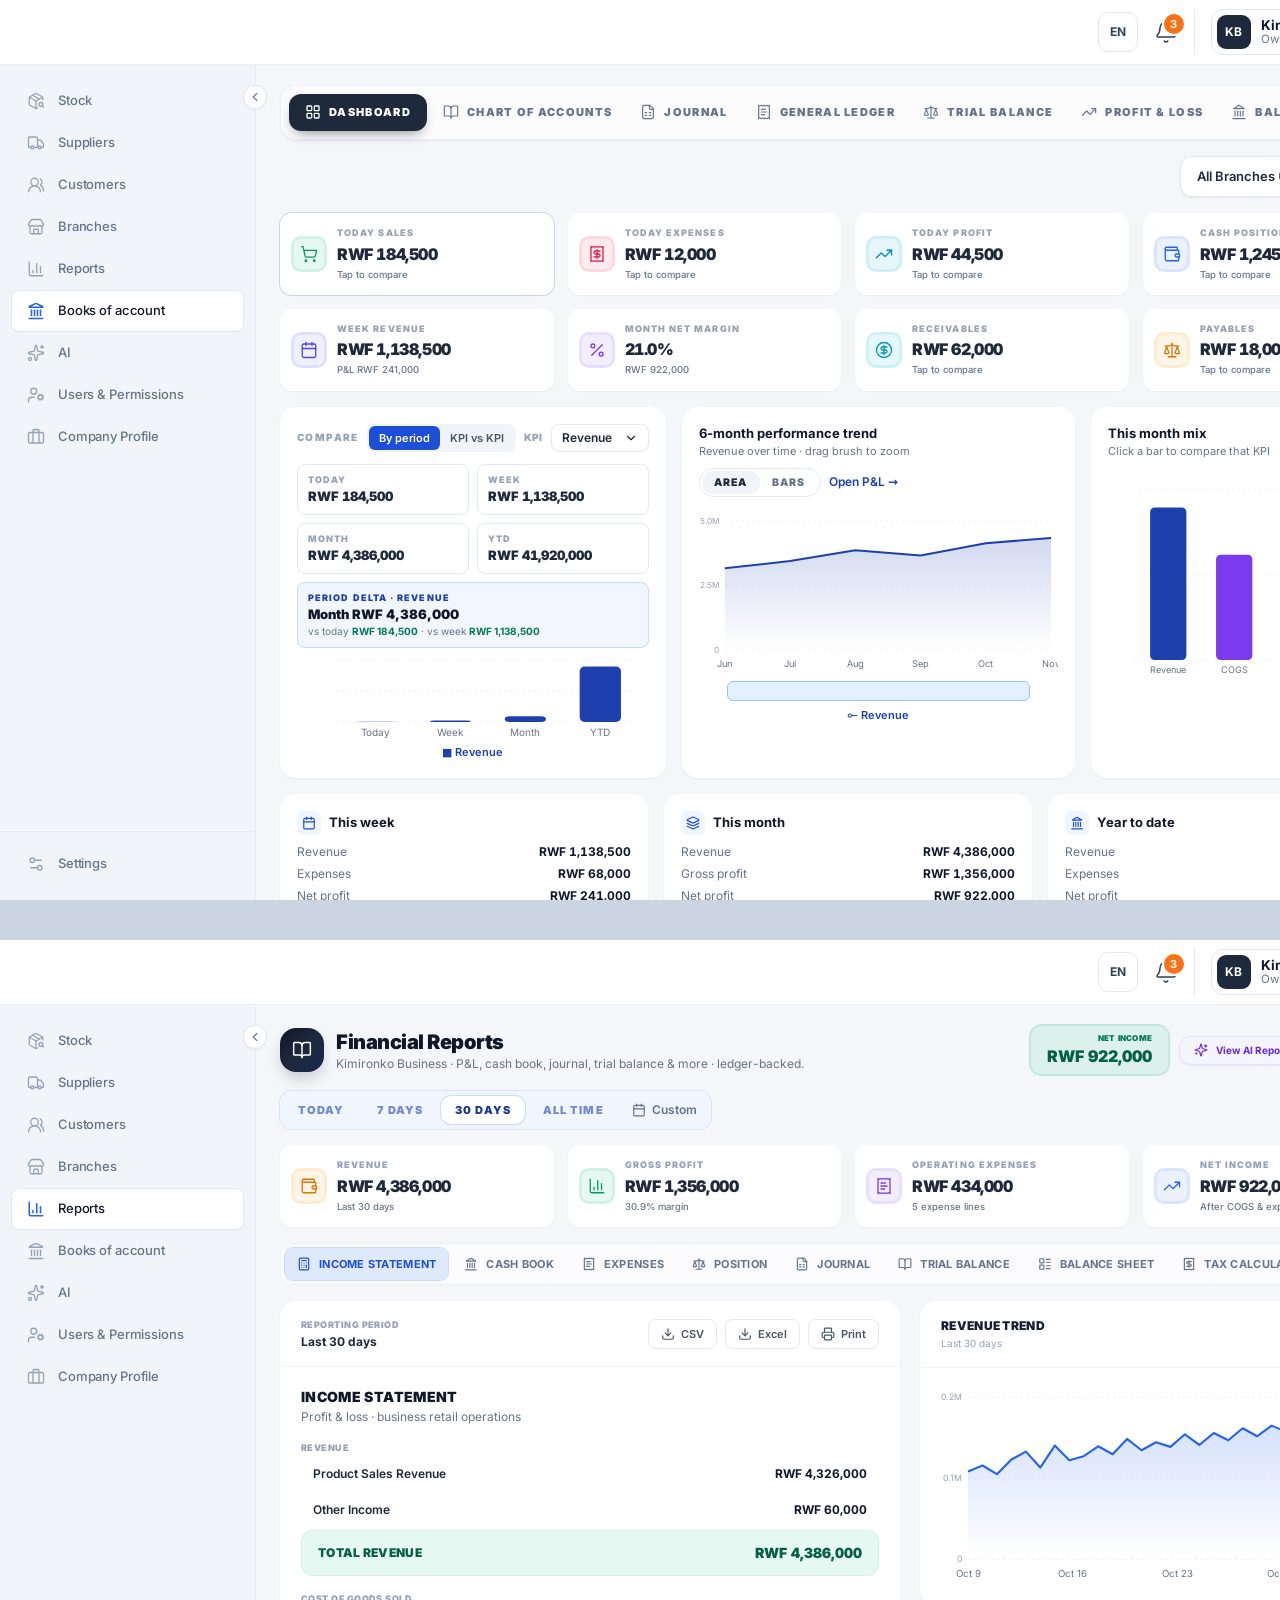
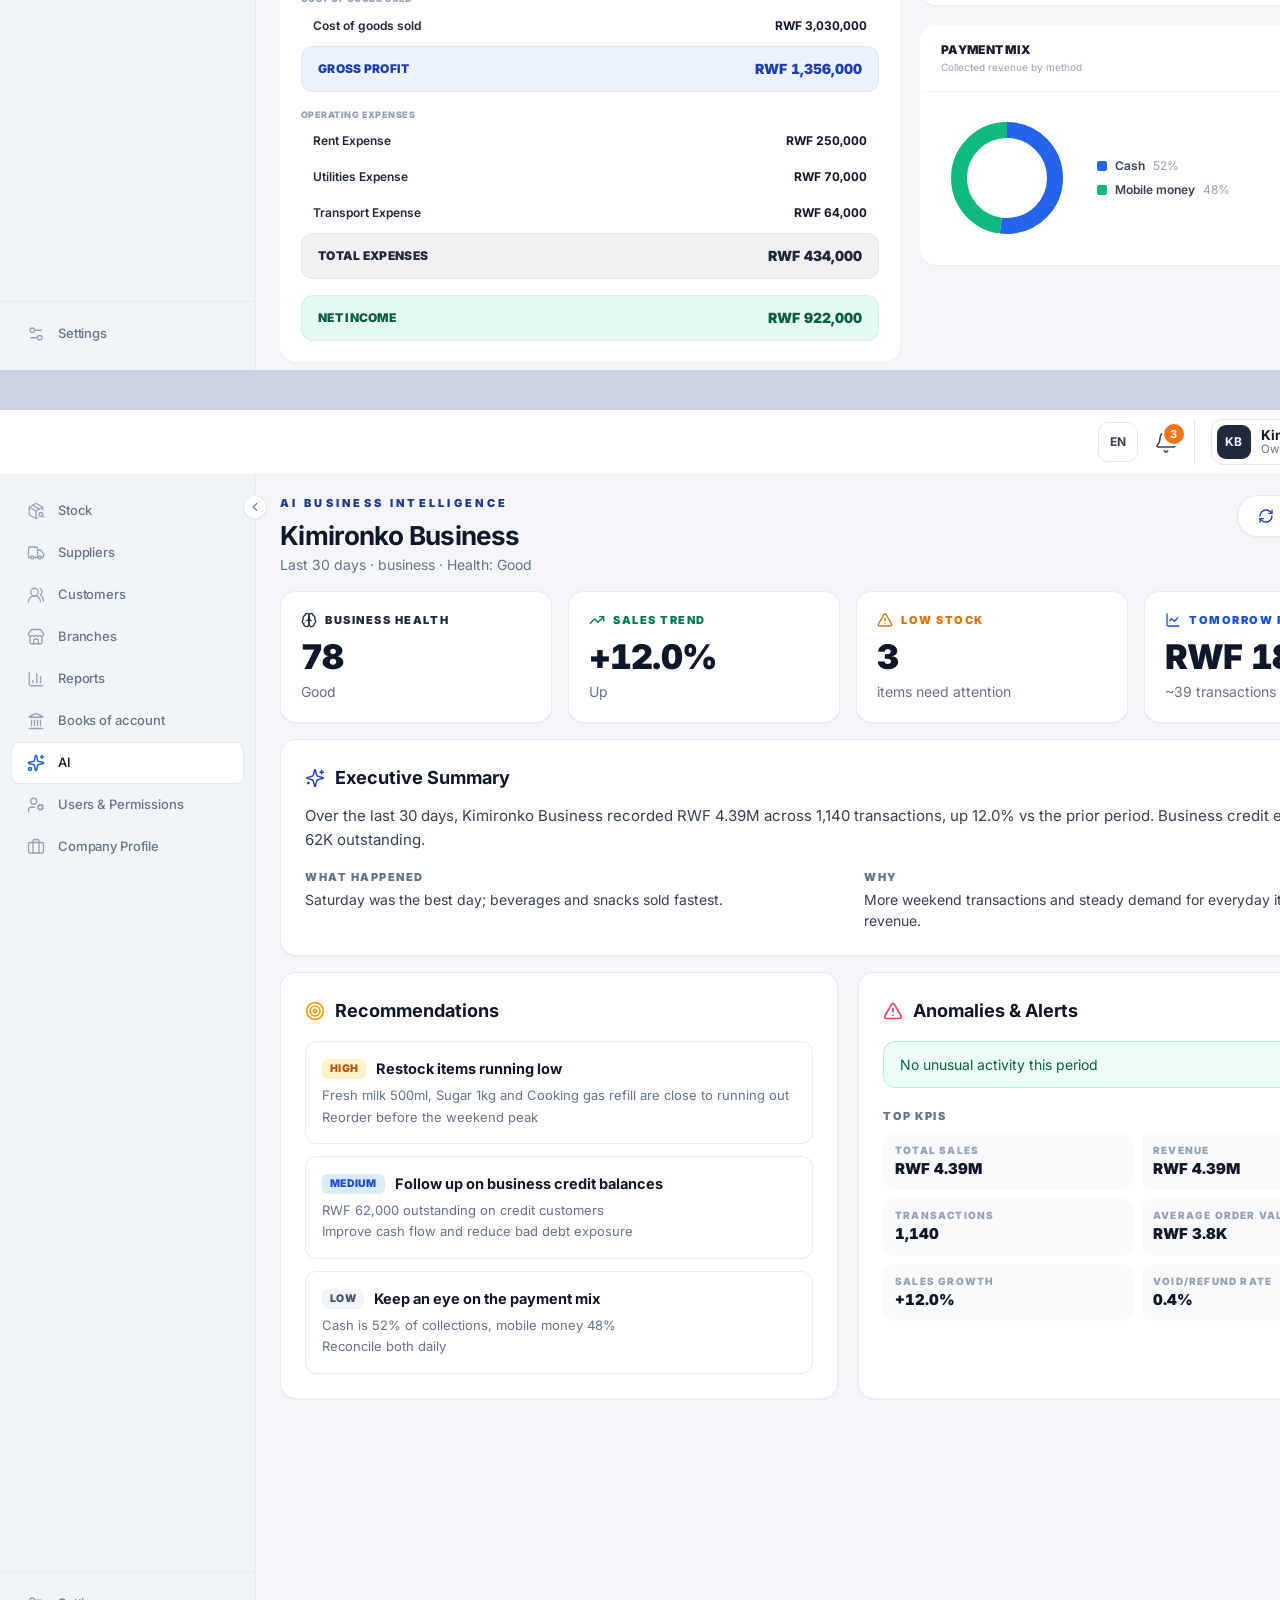
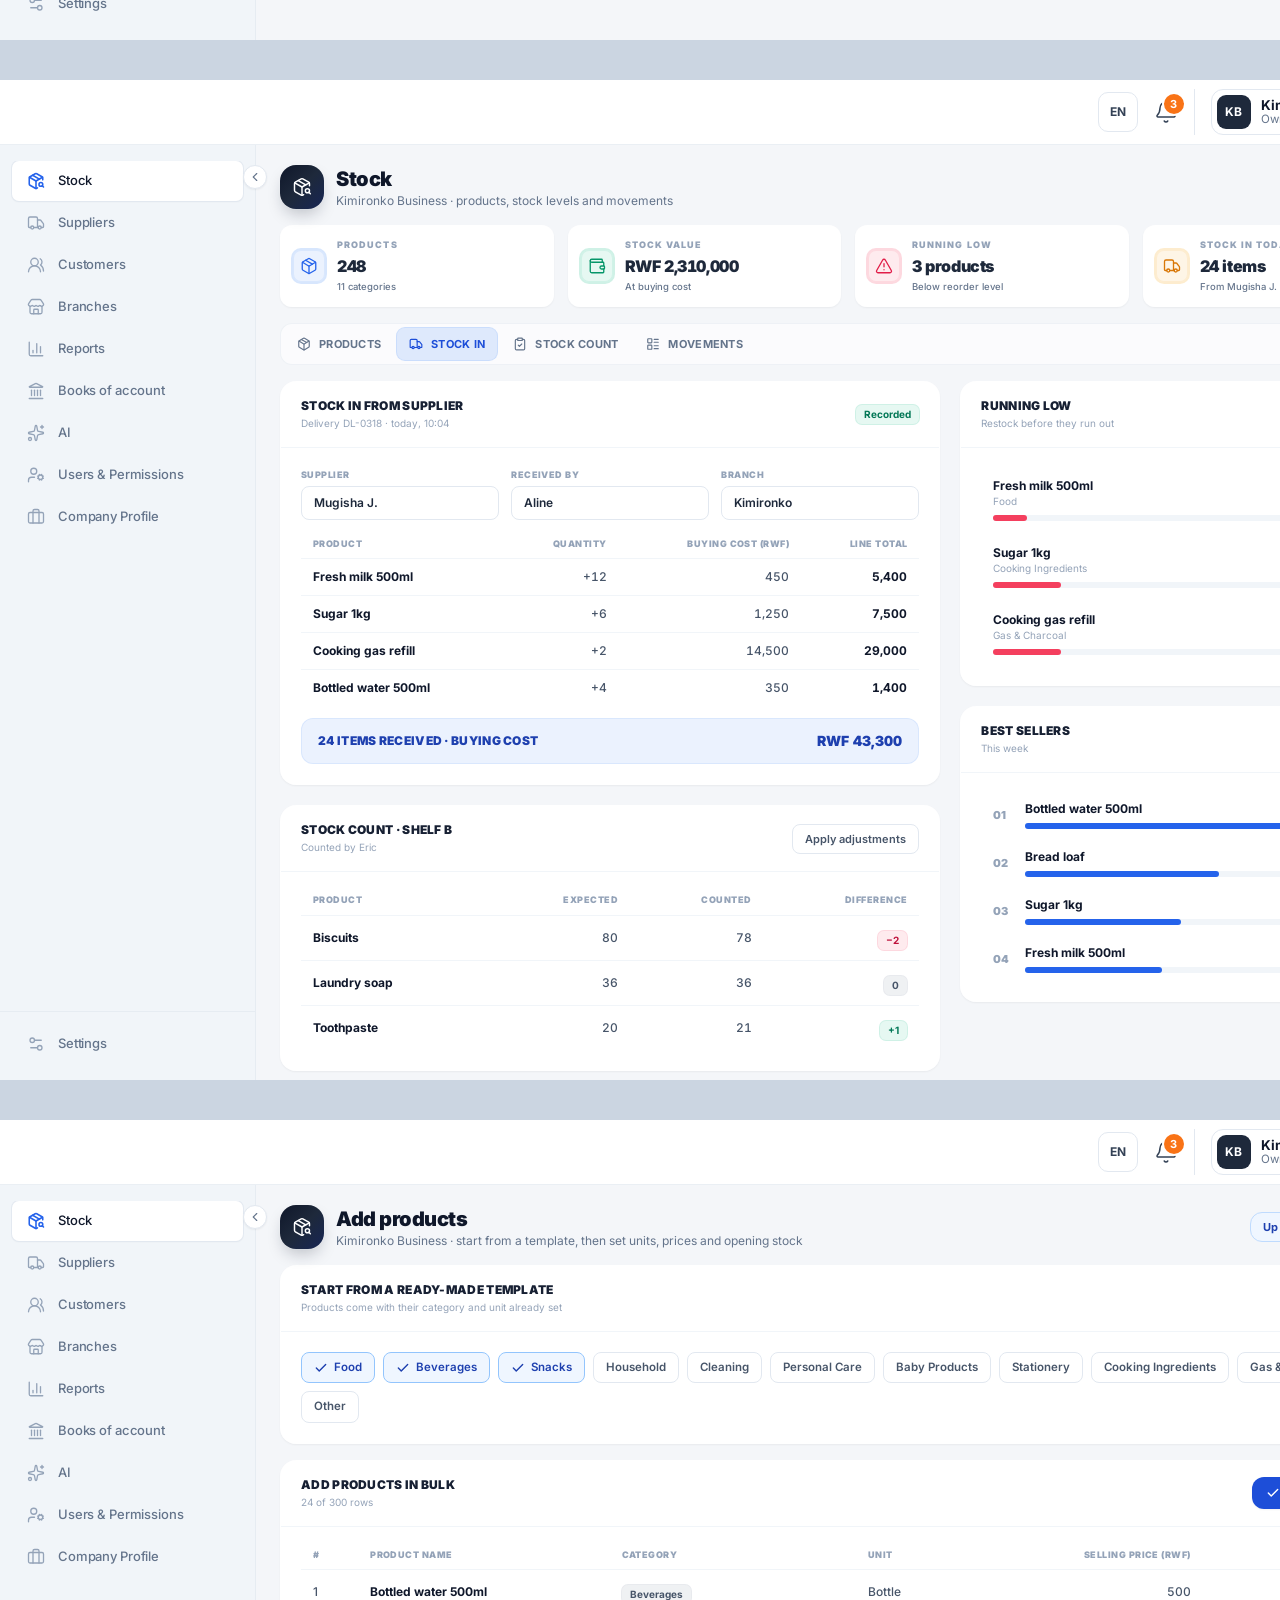
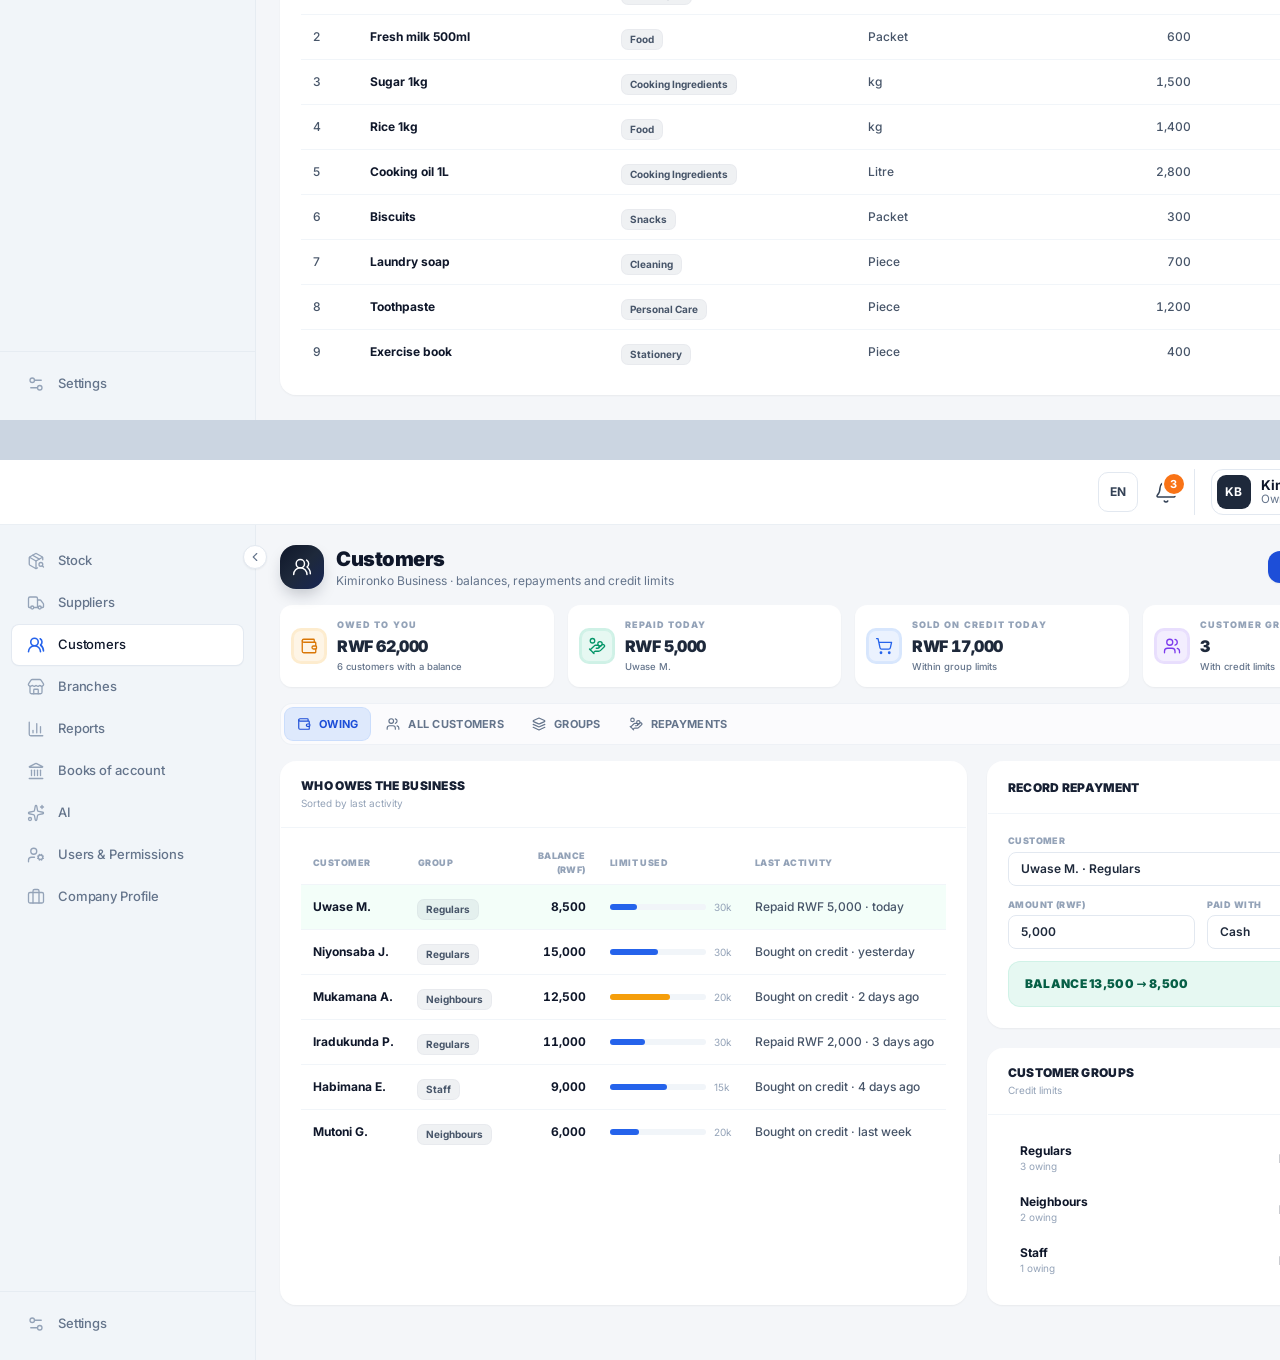
<file: tools/screens/app/screens.html>
<!doctype html>
<!--
  KONTABURE product screens for the landing page (render source)
  ----------------------------------------------------------------------------
  Rebuilt on the real app's shell and components: the sidebar, header, KPI
  tiles, tabs and statement rows reuse the class names and icons from a saved
  copy of the live app (Financial Reports page), compiled with Tailwind v3.
  Pages and their reference:
    overview  Books of account › Dashboard  (layout from a screenshot of the app)
    finance   Reports › Financial Reports   (markup from the saved page)
    ai        AI business intelligence      (layout from a screenshot of the app)
    stock     Stock › Stock in              (approximation: no reference yet)
    products  Stock › Add products          (approximation: no reference yet)
    credit    Customers                     (approximation: no reference yet)
  All figures are SAMPLE DATA for the demo business. No customer data is used.
  Build: node tools/screens/app/build.cjs
-->
<html lang="en">
<head>
<meta charset="utf-8">
<title>KONTABURE app screens</title>
<link rel="stylesheet" href="app.css">
</head>
<body class="bg-slate-300">
<div id="out"></div>
<script>
const NAV_ICONS = {"Stock": "<path d=\"M12 22V12\"/><path d=\"M20.27 18.27 22 20\"/><path d=\"M21 10.498V8a2 2 0 0 0-1-1.73l-7-4a2 2 0 0 0-2 0l-7 4A2 2 0 0 0 3 8v8a2 2 0 0 0 1 1.729l7 4a2 2 0 0 0 2 .001l.98-.559\"/><path d=\"M3.29 7 12 12l8.71-5\"/><path d=\"m7.5 4.27 8.997 5.148\"/><circle cx=\"18.5\" cy=\"16.5\" r=\"2.5\"/>", "Suppliers": "<path d=\"M14 18V6a2 2 0 0 0-2-2H4a2 2 0 0 0-2 2v11a1 1 0 0 0 1 1h2\"/><path d=\"M15 18H9\"/><path d=\"M19 18h2a1 1 0 0 0 1-1v-3.65a1 1 0 0 0-.22-.624l-3.48-4.35A1 1 0 0 0 17.52 8H14\"/><circle cx=\"17\" cy=\"18\" r=\"2\"/><circle cx=\"7\" cy=\"18\" r=\"2\"/>", "Customers": "<path d=\"M18 21a8 8 0 0 0-16 0\"/><circle cx=\"10\" cy=\"8\" r=\"5\"/><path d=\"M22 20c0-3.37-2-6.5-4-8a5 5 0 0 0-.45-8.3\"/>", "Branches": "<path d=\"M15 21v-5a1 1 0 0 0-1-1h-4a1 1 0 0 0-1 1v5\"/><path d=\"M17.774 10.31a1.12 1.12 0 0 0-1.549 0 2.5 2.5 0 0 1-3.451 0 1.12 1.12 0 0 0-1.548 0 2.5 2.5 0 0 1-3.452 0 1.12 1.12 0 0 0-1.549 0 2.5 2.5 0 0 1-3.77-3.248l2.889-4.184A2 2 0 0 1 7 2h10a2 2 0 0 1 1.653.873l2.895 4.192a2.5 2.5 0 0 1-3.774 3.244\"/><path d=\"M4 10.95V19a2 2 0 0 0 2 2h12a2 2 0 0 0 2-2v-8.05\"/>", "Reports": "<path d=\"M3 3v16a2 2 0 0 0 2 2h16\"/><path d=\"M18 17V9\"/><path d=\"M13 17V5\"/><path d=\"M8 17v-3\"/>", "Books of account": "<path d=\"M10 18v-7\"/><path d=\"M11.119 2.205a2 2 0 0 1 1.762 0l7.84 3.846A.5.5 0 0 1 20.5 7h-17a.5.5 0 0 1-.22-.949z\"/><path d=\"M14 18v-7\"/><path d=\"M18 18v-7\"/><path d=\"M3 22h18\"/><path d=\"M6 18v-7\"/>", "AI": "<path d=\"M11.017 2.814a1 1 0 0 1 1.966 0l1.051 5.558a2 2 0 0 0 1.594 1.594l5.558 1.051a1 1 0 0 1 0 1.966l-5.558 1.051a2 2 0 0 0-1.594 1.594l-1.051 5.558a1 1 0 0 1-1.966 0l-1.051-5.558a2 2 0 0 0-1.594-1.594l-5.558-1.051a1 1 0 0 1 0-1.966l5.558-1.051a2 2 0 0 0 1.594-1.594z\"/><path d=\"M20 2v4\"/><path d=\"M22 4h-4\"/><circle cx=\"4\" cy=\"20\" r=\"2\"/>", "Users & Permissions": "<path d=\"M10 15H6a4 4 0 0 0-4 4v2\"/><path d=\"m14.305 16.53.923-.382\"/><path d=\"m15.228 13.852-.923-.383\"/><path d=\"m16.852 12.228-.383-.923\"/><path d=\"m16.852 17.772-.383.924\"/><path d=\"m19.148 12.228.383-.923\"/><path d=\"m19.53 18.696-.382-.924\"/><path d=\"m20.772 13.852.924-.383\"/><path d=\"m20.772 16.148.924.383\"/><circle cx=\"18\" cy=\"15\" r=\"3\"/><circle cx=\"9\" cy=\"7\" r=\"4\"/>", "Company Profile": "<path d=\"M16 20V4a2 2 0 0 0-2-2h-4a2 2 0 0 0-2 2v16\"/><rect width=\"20\" height=\"14\" x=\"2\" y=\"6\" rx=\"2\"/>", "Settings": "<path d=\"M14 17H5\"/><path d=\"M19 7h-9\"/><circle cx=\"17\" cy=\"17\" r=\"3\"/><circle cx=\"7\" cy=\"7\" r=\"3\"/>"};
const ICON = {
  bell: '<path d="M10.268 21a2 2 0 0 0 3.464 0"/><path d="M3.262 15.326A1 1 0 0 0 4 17h16a1 1 0 0 0 .74-1.673C19.41 13.956 18 12.499 18 8A6 6 0 0 0 6 8c0 4.499-1.411 5.956-2.738 7.326"/>',
  chevronLeft: '<path d="m15 18-6-6 6-6"/>', chevronDown: '<path d="m6 9 6 6 6-6"/>', arrowRight: '<path d="M5 12h14"/><path d="m12 5 7 7-7 7"/>',
  bookOpen: '<path d="M12 7v14"/><path d="M3 18a1 1 0 0 1-1-1V4a1 1 0 0 1 1-1h5a4 4 0 0 1 4 4 4 4 0 0 1 4-4h5a1 1 0 0 1 1 1v13a1 1 0 0 1-1 1h-6a3 3 0 0 0-3 3 3 3 0 0 0-3-3z"/>',
  calculator: '<rect width="16" height="20" x="4" y="2" rx="2"/><line x1="8" x2="16" y1="6" y2="6"/><line x1="16" x2="16" y1="14" y2="18"/><path d="M16 10h.01"/><path d="M12 10h.01"/><path d="M8 10h.01"/><path d="M12 14h.01"/><path d="M8 14h.01"/><path d="M12 18h.01"/><path d="M8 18h.01"/>',
  landmark: '<line x1="3" x2="21" y1="22" y2="22"/><line x1="6" x2="6" y1="18" y2="11"/><line x1="10" x2="10" y1="18" y2="11"/><line x1="14" x2="14" y1="18" y2="11"/><line x1="18" x2="18" y1="18" y2="11"/><polygon points="12 2 20 7 4 7"/>',
  receiptText: '<path d="M4 2v20l2-1 2 1 2-1 2 1 2-1 2 1 2-1 2 1V2l-2 1-2-1-2 1-2-1-2 1-2-1-2 1Z"/><path d="M14 8H8"/><path d="M16 12H8"/><path d="M13 16H8"/>',
  receipt: '<path d="M4 2v20l2-1 2 1 2-1 2 1 2-1 2 1 2-1 2 1V2l-2 1-2-1-2 1-2-1-2 1-2-1-2 1Z"/><path d="M16 8h-6a2 2 0 1 0 0 4h4a2 2 0 1 1 0 4H8"/><path d="M12 17.5v-11"/>',
  scale: '<path d="m16 16 3-8 3 8c-.87.65-1.92 1-3 1s-2.13-.35-3-1Z"/><path d="m2 16 3-8 3 8c-.87.65-1.92 1-3 1s-2.13-.35-3-1Z"/><path d="M7 21h10"/><path d="M12 3v18"/><path d="M3 7h2c2 0 5-1 7-2 2 1 5 2 7 2h2"/>',
  fileSheet: '<path d="M15 2H6a2 2 0 0 0-2 2v16a2 2 0 0 0 2 2h12a2 2 0 0 0 2-2V7Z"/><path d="M14 2v4a2 2 0 0 0 2 2h4"/><path d="M8 13h2"/><path d="M14 13h2"/><path d="M8 17h2"/><path d="M14 17h2"/>',
  layoutList: '<rect width="7" height="7" x="3" y="3" rx="1"/><rect width="7" height="7" x="3" y="14" rx="1"/><path d="M14 4h7"/><path d="M14 9h7"/><path d="M14 15h7"/><path d="M14 20h7"/>',
  layoutGrid: '<rect width="7" height="7" x="3" y="3" rx="1"/><rect width="7" height="7" x="14" y="3" rx="1"/><rect width="7" height="7" x="14" y="14" rx="1"/><rect width="7" height="7" x="3" y="14" rx="1"/>',
  download: '<path d="M21 15v4a2 2 0 0 1-2 2H5a2 2 0 0 1-2-2v-4"/><polyline points="7 10 12 15 17 10"/><line x1="12" x2="12" y1="15" y2="3"/>',
  printer: '<path d="M6 18H4a2 2 0 0 1-2-2v-5a2 2 0 0 1 2-2h16a2 2 0 0 1 2 2v5a2 2 0 0 1-2 2h-2"/><path d="M6 9V3a1 1 0 0 1 1-1h10a1 1 0 0 1 1 1v6"/><rect x="6" y="14" width="12" height="8" rx="1"/>',
  wallet: '<path d="M19 7V4a1 1 0 0 0-1-1H5a2 2 0 0 0 0 4h15a1 1 0 0 1 1 1v4h-3a2 2 0 0 0 0 4h3a1 1 0 0 0 1-1v-2a1 1 0 0 0-1-1"/><path d="M3 5v14a2 2 0 0 0 2 2h15a1 1 0 0 0 1-1v-4"/>',
  chartColumn: '<path d="M3 3v16a2 2 0 0 0 2 2h16"/><path d="M18 17V9"/><path d="M13 17V5"/><path d="M8 17v-3"/>',
  chartLine: '<path d="M3 3v16a2 2 0 0 0 2 2h16"/><path d="m19 9-5 5-4-4-3 3"/>',
  sparkles: '<path d="M9.937 15.5A2 2 0 0 0 8.5 14.063l-6.135-1.582a.5.5 0 0 1 0-.962L8.5 9.936A2 2 0 0 0 9.937 8.5l1.582-6.135a.5.5 0 0 1 .963 0L14.063 8.5A2 2 0 0 0 15.5 9.937l6.135 1.581a.5.5 0 0 1 0 .964L15.5 14.063a2 2 0 0 0-1.437 1.437l-1.582 6.135a.5.5 0 0 1-.963 0z"/><path d="M20 3v4"/><path d="M22 5h-4"/><path d="M4 17v2"/><path d="M5 18H3"/>',
  bag: '<path d="M6 2 3 6v14a2 2 0 0 0 2 2h14a2 2 0 0 0 2-2V6l-3-4Z"/><path d="M3 6h18"/><path d="M16 10a4 4 0 0 1-8 0"/>',
  calendar: '<path d="M8 2v4"/><path d="M16 2v4"/><rect width="18" height="18" x="3" y="4" rx="2"/><path d="M3 10h18"/>',
  trendingUp: '<polyline points="22 7 13.5 15.5 8.5 10.5 2 17"/><polyline points="16 7 22 7 22 13"/>',
  percent: '<line x1="19" x2="5" y1="5" y2="19"/><circle cx="6.5" cy="6.5" r="2.5"/><circle cx="17.5" cy="17.5" r="2.5"/>',
  coin: '<circle cx="12" cy="12" r="10"/><path d="M16 8h-6a2 2 0 1 0 0 4h4a2 2 0 1 1 0 4H8"/><path d="M12 18V6"/>',
  cart: '<circle cx="8" cy="21" r="1"/><circle cx="19" cy="21" r="1"/><path d="M2.05 2.05h2l2.66 12.42a2 2 0 0 0 2 1.58h9.78a2 2 0 0 0 1.95-1.57l1.65-7.43H5.12"/>',
  brain: '<path d="M12 5a3 3 0 1 0-5.997.125 4 4 0 0 0-2.526 5.77 4 4 0 0 0 .556 6.588A4 4 0 1 0 12 18Z"/><path d="M12 5a3 3 0 1 1 5.997.125 4 4 0 0 1 2.526 5.77 4 4 0 0 1-.556 6.588A4 4 0 1 1 12 18Z"/><path d="M15 13a4.5 4.5 0 0 1-3-4 4.5 4.5 0 0 1-3 4"/>',
  alert: '<path d="m21.73 18-8-14a2 2 0 0 0-3.48 0l-8 14A2 2 0 0 0 4 21h16a2 2 0 0 0 1.73-3"/><path d="M12 9v4"/><path d="M12 17h.01"/>',
  target: '<circle cx="12" cy="12" r="10"/><circle cx="12" cy="12" r="6"/><circle cx="12" cy="12" r="2"/>',
  refresh: '<path d="M3 12a9 9 0 0 1 9-9 9.75 9.75 0 0 1 6.74 2.74L21 8"/><path d="M21 3v5h-5"/><path d="M21 12a9 9 0 0 1-9 9 9.75 9.75 0 0 1-6.74-2.74L3 16"/><path d="M8 16H3v5"/>',
  pkg: '<path d="M11 21.73a2 2 0 0 0 2 0l7-4A2 2 0 0 0 21 16V8a2 2 0 0 0-1-1.73l-7-4a2 2 0 0 0-2 0l-7 4A2 2 0 0 0 3 8v8a2 2 0 0 0 1 1.73z"/><path d="M12 22V12"/><path d="m3.3 7 7.703 4.734a2 2 0 0 0 1.994 0L20.7 7"/><path d="m7.5 4.27 9 5.15"/>',
  truck: '<path d="M14 18V6a2 2 0 0 0-2-2H4a2 2 0 0 0-2 2v11a1 1 0 0 0 1 1h2"/><path d="M15 18H9"/><path d="M19 18h2a1 1 0 0 0 1-1v-3.65a1 1 0 0 0-.22-.624l-3.48-4.35A1 1 0 0 0 17.52 8H14"/><circle cx="17" cy="18" r="2"/><circle cx="7" cy="18" r="2"/>',
  users: '<path d="M16 21v-2a4 4 0 0 0-4-4H6a4 4 0 0 0-4 4v2"/><circle cx="9" cy="7" r="4"/><path d="M22 21v-2a4 4 0 0 0-3-3.87"/><path d="M16 3.13a4 4 0 0 1 0 7.75"/>',
  clip: '<rect width="8" height="4" x="8" y="2" rx="1" ry="1"/><path d="M16 4h2a2 2 0 0 1 2 2v14a2 2 0 0 1-2 2H6a2 2 0 0 1-2-2V6a2 2 0 0 1 2-2h2"/><path d="m9 14 2 2 4-4"/>',
  repay: '<path d="M11 15h2a2 2 0 1 0 0-4h-3c-.6 0-1.1.2-1.4.6L3 17"/><path d="m7 21 1.6-1.4c.3-.4.8-.6 1.4-.6h4c1.1 0 2.1-.4 2.8-1.2l4.6-4.4a2 2 0 0 0-2.75-2.91l-4.2 3.9"/><path d="m2 16 6 6"/><circle cx="16" cy="9" r="2.9"/><circle cx="6" cy="5" r="3"/>',
  layers: '<path d="m12.83 2.18a2 2 0 0 0-1.66 0L2.6 6.08a1 1 0 0 0 0 1.83l8.58 3.91a2 2 0 0 0 1.66 0l8.58-3.9a1 1 0 0 0 0-1.83Z"/><path d="m22 17.65-9.17 4.16a2 2 0 0 1-1.66 0L2 17.65"/><path d="m22 12.65-9.17 4.16a2 2 0 0 1-1.66 0L2 12.65"/>',
  check: '<path d="M20 6 9 17l-5-5"/>', plus: '<path d="M5 12h14"/><path d="M12 5v14"/>',
  search: '<circle cx="11" cy="11" r="8"/><path d="m21 21-4.3-4.3"/>'
};
const svg = (paths, cls = 'h-4 w-4', sw = 1.75) => `<svg xmlns="http://www.w3.org/2000/svg" viewBox="0 0 24 24" fill="none" stroke="currentColor" stroke-width="${sw}" stroke-linecap="round" stroke-linejoin="round" class="${cls}" aria-hidden="true">${paths}</svg>`;
const fmt = (n) => n.toLocaleString('en-US');
const SHOP = 'Kimironko Business';

/* ------------------------------------------------------------ app shell (real classes) */
const NAV = ['Stock', 'Suppliers', 'Customers', 'Branches', 'Reports', 'Books of account', 'AI', 'Users & Permissions', 'Company Profile'];
function navItem(label, active) {
  return active
    ? `<a aria-current="page" class="group relative flex items-center text-left text-[13px] font-medium transition-all duration-150 rounded-[7px] gap-2.5 py-2 pl-3 pr-3 bg-white text-slate-900 ring-1 ring-slate-200/80 shadow-[0_1px_2px_rgba(16,24,40,0.06)]"><span class="flex h-6 w-6 shrink-0 items-center justify-center transition-colors text-blue-600">${svg(NAV_ICONS[label], 'h-[18px] w-[18px]', 2.1)}</span><span class="leading-snug tracking-[-0.01em]">${label}</span></a>`
    : `<a class="group relative flex items-center text-left text-[13px] font-medium transition-all duration-150 rounded-[7px] gap-2.5 py-2 pl-3 pr-3 text-slate-500"><span class="flex h-6 w-6 shrink-0 items-center justify-center transition-colors text-slate-400">${svg(NAV_ICONS[label], 'h-[18px] w-[18px]', 1.75)}</span><span class="leading-snug tracking-[-0.01em]">${label}</span></a>`;
}
function shell(key, active, main, h = 900) {
  return `<section class="screen" id="screen-${key}" style="width:1440px;height:${h}px">
  <div class="flex h-full flex-col app-canvas text-foreground font-sans antialiased">
    <header class="relative z-50 shrink-0 border-b border-slate-200/70 bg-white">
      <div class="relative flex h-16 items-center justify-between gap-4 px-8">
        <div class="flex min-w-0 shrink-0 items-center gap-3"></div>
        <div class="flex shrink-0 items-center gap-2">
          <button type="button" class="relative flex h-10 w-10 items-center justify-center rounded-app-md border border-slate-200 bg-white text-slate-700"><span class="text-xs font-bold leading-none">EN</span></button>
          <button type="button" class="relative rounded-app-md p-2 text-slate-700">${svg(ICON.bell, 'h-6 w-6', 1.5)}<span class="absolute right-0.5 top-0.5 flex h-5 min-w-[20px] items-center justify-center rounded-full bg-[var(--accent-urgent)] px-1 text-[11px] font-bold leading-none text-white shadow-sm ring-2 ring-white">3</span></button>
          <div class="flex items-center gap-2.5 border-l pl-4 border-[var(--border)]"><button type="button" class="module-header-profile"><span class="module-header-avatar">KB</span><span class="module-header-profile-copy"><span class="module-header-profile-name">${SHOP}</span><span class="module-header-profile-role">Owner</span></span></button></div>
        </div>
      </div>
    </header>
    <div class="flex min-h-0 flex-1">
      <aside class="relative flex min-h-0 shrink-0 flex-col border-r border-slate-200/70 bg-slate-100/80 py-4 text-slate-900 w-64">
        <button type="button" class="absolute -right-3 top-5 z-30 flex h-6 w-6 items-center justify-center rounded-full border border-slate-200 bg-white text-slate-500 shadow-sm">${svg(ICON.chevronLeft, 'h-3.5 w-3.5', 2)}</button>
        <nav class="relative flex min-h-0 flex-1 flex-col gap-0.5 overflow-hidden pb-1 px-3">${NAV.map((l) => navItem(l, l === active)).join('')}</nav>
        <div class="relative shrink-0 border-t border-slate-200/70 pt-3 px-3">${navItem('Settings', false)}</div>
      </aside>
      <main class="min-h-0 min-w-0 flex-1 overflow-hidden app-canvas"><div class="px-6 py-5"><div class="mx-auto w-full max-w-[1440px] space-y-4">${main}</div></div></main>
    </div>
  </div>
</section>`;
}

/* ------------------------------------------------------------ shared components (real classes) */
const TONE = {
  amber: 'bg-amber-500/10 text-amber-600 ring-amber-500/20 border-amber-500/10',
  emerald: 'bg-emerald-500/10 text-emerald-600 ring-emerald-500/20 border-emerald-500/10',
  violet: 'bg-violet-500/10 text-violet-600 ring-violet-500/20 border-violet-500/10',
  blue: 'bg-blue-500/10 text-blue-600 ring-blue-500/20 border-blue-500/10',
  rose: 'bg-rose-500/10 text-rose-600 ring-rose-500/20 border-rose-500/10',
  sky: 'bg-sky-500/10 text-sky-600 ring-sky-500/20 border-sky-500/10',
  cyan: 'bg-cyan-500/10 text-cyan-600 ring-cyan-500/20 border-cyan-500/10',
  indigo: 'bg-indigo-500/10 text-indigo-600 ring-indigo-500/20 border-indigo-500/10',
};
const tile = (icon, tone, label, value, sub, extra = '', crop = '') =>
  `<article ${crop ? `data-crop="${crop}"` : ''} class="luxury-glass group flex items-center gap-3 rounded-xl border border-white/50 p-3 shadow-sm ${extra}"><span class="flex h-8 w-8 shrink-0 items-center justify-center rounded-lg border ring-2 ${TONE[tone]}">${svg(ICON[icon], 'h-4.5 w-4.5')}</span><div class="min-w-0 flex-1"><p class="text-[9px] font-black uppercase tracking-[0.12em] text-slate-400 truncate">${label}</p><p class="truncate text-base font-black tracking-tight tabular-nums text-slate-800 mt-0.5">${value}</p><p class="truncate text-[9.5px] font-medium text-slate-500 mt-0.5">${sub}</p></div></article>`;
const pageHeader = (icon, title, sub, right = '') =>
  `<header class="flex items-center justify-between gap-4"><div class="flex items-center gap-3"><span class="relative flex h-11 w-11 shrink-0 items-center justify-center rounded-2xl bg-gradient-to-br from-slate-900 via-slate-800 to-primary-950 text-white shadow-[0_8px_16px_-4px_rgba(15,23,42,0.25)] ring-1 ring-white/10">${svg(ICON[icon] || NAV_ICONS[icon], 'h-5 w-5')}</span><div><h1 class="text-xl font-black tracking-tight text-slate-900">${title}</h1><p class="text-xs text-slate-500">${sub}</p></div></div><div class="flex flex-wrap items-center gap-2.5">${right}</div></header>`;
const tabs = (items, activeIdx) =>
  `<nav class="flex gap-1 overflow-hidden rounded-xl border border-slate-200/50 bg-white/60 p-1">${items.map(([ic, l], i) => i === activeIdx
    ? `<button type="button" class="inline-flex shrink-0 items-center gap-2 rounded-lg px-3 py-2 text-[11px] font-bold uppercase tracking-wide transition bg-primary-500/15 text-primary-700 ring-1 ring-primary-500/25">${svg(ICON[ic], 'h-3.5 w-3.5', 2)}${l}</button>`
    : `<button type="button" class="inline-flex shrink-0 items-center gap-2 rounded-lg px-3 py-2 text-[11px] font-bold uppercase tracking-wide transition text-slate-500">${svg(ICON[ic], 'h-3.5 w-3.5', 2)}${l}</button>`).join('')}</nav>`;
const card = (title, sub, body, crop = '', extra = '', right = '') =>
  `<section ${crop ? `data-crop="${crop}"` : ''} class="luxury-glass border border-white/50 shadow-sm rounded-2xl overflow-hidden ${extra}"><div class="flex items-center justify-between gap-3 border-b border-slate-100 bg-white/40 px-5 py-4"><div><h2 class="text-xs font-black uppercase tracking-wide text-slate-850">${title}</h2>${sub ? `<p class="text-[10px] text-slate-400 mt-0.5">${sub}</p>` : ''}</div>${right}</div><div class="p-5">${body}</div></section>`;
const row = (l, v) => `<div class="flex items-center justify-between gap-3 rounded-xl px-3 py-2"><span class="text-xs font-semibold text-slate-800">${l}</span><span class="text-xs font-bold tabular-nums text-slate-900">${v}</span></div>`;
const total = (l, v, tone) => {
  const t = { emerald: 'border-emerald-500/10 bg-emerald-500/10 text-emerald-800', primary: 'border-primary-500/10 bg-primary-500/10 text-primary-800', slate: 'border-slate-500/10 bg-slate-500/10 text-slate-800' }[tone];
  return `<div class="flex items-center justify-between gap-3 rounded-xl border px-4 py-3 ${t}"><span class="text-xs font-black uppercase tracking-wide">${l}</span><span class="text-sm font-black tabular-nums">${v}</span></div>`;
};
const label9 = (t) => `<p class="text-[9px] font-black uppercase tracking-wider text-slate-400">${t}</p>`;
const badge = (t, tone) => `<span class="inline-flex items-center rounded-md px-2 py-0.5 text-[10px] font-bold ${{ red: 'bg-rose-500/10 text-rose-700 ring-1 ring-rose-500/20', green: 'bg-emerald-500/10 text-emerald-700 ring-1 ring-emerald-500/20', amber: 'bg-amber-500/10 text-amber-700 ring-1 ring-amber-500/20', blue: 'bg-blue-500/10 text-blue-700 ring-1 ring-blue-500/20', slate: 'bg-slate-500/10 text-slate-600 ring-1 ring-slate-500/15' }[tone]}">${t}</span>`;
const th = (t, r) => `<th class="px-3 pb-2 text-[9px] font-black uppercase tracking-wider text-slate-400 ${r ? 'text-right' : 'text-left'}">${t}</th>`;
const td = (t, r, strong) => `<td class="whitespace-nowrap px-3 py-2.5 text-xs ${r ? 'text-right tabular-nums' : ''} ${strong ? 'font-bold text-slate-900' : 'font-medium text-slate-600'}">${t}</td>`;

/* simple chart helpers (SVG), styled like the app's charts */
function areaChart(vals, labels, w, h, color = '#1e40af') {
  const max = Math.max(...vals) * 1.15, pad = 28, iw = w - pad - 8, ih = h - 28;
  const pts = vals.map((v, i) => [pad + (i / (vals.length - 1)) * iw, 6 + ih - (v / max) * ih]);
  const line = pts.map((p, i) => `${i ? 'L' : 'M'}${p[0].toFixed(1)} ${p[1].toFixed(1)}`).join(' ');
  const area = `${line} L${pts[pts.length - 1][0].toFixed(1)} ${6 + ih} L${pad} ${6 + ih} Z`;
  const grid = [0, .5, 1].map((f) => `<line x1="${pad}" x2="${w - 8}" y1="${(6 + ih - f * ih).toFixed(1)}" y2="${(6 + ih - f * ih).toFixed(1)}" stroke="#EEF2FF" stroke-dasharray="3 3"/>`).join('');
  const ylab = [0, .5, 1].map((f) => `<text x="${pad - 6}" y="${(6 + ih - f * ih + 3).toFixed(1)}" text-anchor="end" font-size="9" fill="#94a3b8">${f === 0 ? '0' : (max * f / 1e6).toFixed(1) + 'M'}</text>`).join('');
  const xlab = labels.map((l, i) => `<text x="${(pad + (i / (labels.length - 1)) * iw).toFixed(1)}" y="${h - 4}" text-anchor="middle" font-size="10" fill="#64748b">${l}</text>`).join('');
  return `<svg viewBox="0 0 ${w} ${h}" width="100%" height="${h}"><defs><linearGradient id="g${color.slice(1)}${w}" x1="0" x2="0" y1="0" y2="1"><stop offset="0" stop-color="${color}" stop-opacity=".2"/><stop offset="1" stop-color="${color}" stop-opacity="0"/></linearGradient></defs>${grid}${ylab}<path d="${area}" fill="url(#g${color.slice(1)}${w})"/><path d="${line}" fill="none" stroke="${color}" stroke-width="2.2" stroke-linejoin="round"/>${xlab}</svg>`;
}
function barChart(vals, labels, w, h, colors) {
  const max = Math.max(...vals) * 1.12, n = vals.length, slot = (w - 30) / n, bw = Math.min(46, slot * .55), ih = h - 22;
  return `<svg viewBox="0 0 ${w} ${h}" width="100%" height="${h}">${[0, .5, 1].map((f) => `<line x1="28" x2="${w}" y1="${(4 + ih - f * ih).toFixed(1)}" y2="${(4 + ih - f * ih).toFixed(1)}" stroke="#EEF2FF" stroke-dasharray="3 3"/>`).join('')}${vals.map((v, i) => { const bh = (v / max) * ih; const x = 30 + i * slot + (slot - bw) / 2; return `<rect x="${x.toFixed(1)}" y="${(4 + ih - bh).toFixed(1)}" width="${bw.toFixed(1)}" height="${bh.toFixed(1)}" rx="5" fill="${colors[i] || colors[0]}"/><text x="${(x + bw / 2).toFixed(1)}" y="${h - 4}" text-anchor="middle" font-size="10" fill="#64748b">${labels[i]}</text>`; }).join('')}</svg>`;
}
function donut(parts, size = 132) {
  const r = 48, c = 2 * Math.PI * r; let off = 0;
  const arcs = parts.map(([, v, col]) => { const len = c * v; const s = `<circle cx="66" cy="66" r="${r}" fill="none" stroke="${col}" stroke-width="16" stroke-dasharray="${len.toFixed(2)} ${(c - len).toFixed(2)}" stroke-dashoffset="${(-off).toFixed(2)}" transform="rotate(-90 66 66)"/>`; off += len; return s; }).join('');
  return `<svg viewBox="0 0 132 132" width="${size}" height="${size}">${arcs}</svg>`;
}

/* ============================================================ 1. overview — Books of account › Dashboard */
const ovTabs = [['layoutGrid', 'Dashboard'], ['bookOpen', 'Chart of accounts'], ['fileSheet', 'Journal'], ['receiptText', 'General ledger'], ['scale', 'Trial balance'], ['trendingUp', 'Profit & loss'], ['landmark', 'Balance sheet']];
const overview = shell('overview', 'Books of account', `
  <div class="rounded-2xl border border-slate-200/60 bg-white/70 p-2 shadow-sm"><nav class="flex items-center gap-1">${ovTabs.map(([ic, l], i) => i === 0
    ? `<button type="button" class="inline-flex items-center gap-2 whitespace-nowrap rounded-xl bg-slate-800 px-4 py-2.5 text-[11px] font-black uppercase tracking-[0.12em] text-white shadow-[0_6px_14px_-6px_rgba(15,23,42,0.6)]">${svg(ICON[ic], 'h-4 w-4', 2)}${l}</button>`
    : `<button type="button" class="inline-flex items-center gap-2 whitespace-nowrap rounded-xl px-3 py-2.5 text-[11px] font-black uppercase tracking-[0.12em] text-slate-500">${svg(ICON[ic], 'h-4 w-4', 1.75)}${l}</button>`).join('')}</nav></div>
  <div class="flex justify-end"><button type="button" class="inline-flex items-center gap-3 rounded-xl border border-slate-200 bg-white px-4 py-2.5 text-[13px] font-semibold text-slate-800 shadow-sm">All Branches (Consolidated)${svg(ICON.chevronDown, 'h-4 w-4', 2)}</button></div>
  <div class="grid grid-cols-4 gap-3.5">
    ${tile('cart', 'emerald', 'Today sales', 'RWF 184,500', 'Tap to compare', 'ring-1 ring-slate-300', 'ov-today')}
    ${tile('receipt', 'rose', 'Today expenses', 'RWF 12,000', 'Tap to compare')}
    ${tile('trendingUp', 'sky', 'Today profit', 'RWF 44,500', 'Tap to compare')}
    ${tile('wallet', 'blue', 'Cash position', 'RWF 1,245,800', 'Tap to compare')}
    ${tile('calendar', 'indigo', 'Week revenue', 'RWF 1,138,500', 'P&amp;L RWF 241,000')}
    ${tile('percent', 'violet', 'Month net margin', '21.0%', 'RWF 922,000', '', 'ov-margin')}
    ${tile('coin', 'cyan', 'Receivables', 'RWF 62,000', 'Tap to compare', '', 'ov-recv')}
    ${tile('scale', 'amber', 'Payables', 'RWF 18,000', 'Tap to compare')}
  </div>
  <div class="grid grid-cols-[1fr_1.15fr_0.95fr] gap-4">
    <section data-crop="ov-compare" class="luxury-glass rounded-2xl border border-white/50 p-4 shadow-sm">
      <div class="flex items-center gap-2"><span class="text-[10px] font-black uppercase tracking-[0.14em] text-slate-400">Compare</span><span class="inline-flex whitespace-nowrap rounded-lg bg-slate-100 p-0.5 text-[11px] font-semibold"><span class="rounded-md bg-primary-700 px-2.5 py-1 text-white">By period</span><span class="px-2.5 py-1 text-slate-600">KPI vs KPI</span></span><span class="ml-auto text-[10px] font-black uppercase tracking-wide text-slate-400">KPI</span><span class="inline-flex items-center gap-3 whitespace-nowrap rounded-lg border border-slate-200 bg-white px-2.5 py-1 text-[12px] font-semibold text-slate-800">Revenue${svg(ICON.chevronDown, 'h-3.5 w-3.5', 2)}</span></div>
      <div class="mt-3 grid grid-cols-2 gap-2">${[['Today', 'RWF 184,500'], ['Week', 'RWF 1,138,500'], ['Month', 'RWF 4,386,000'], ['YTD', 'RWF 41,920,000']].map(([l, v]) => `<div class="rounded-lg border border-slate-200 bg-white px-2.5 py-2"><p class="text-[9px] font-black uppercase tracking-[0.12em] text-slate-400">${l}</p><p class="text-[13px] font-black tabular-nums text-slate-800">${v}</p></div>`).join('')}</div>
      <div class="mt-2 rounded-lg border border-primary-200 bg-primary-50/80 px-2.5 py-2"><p class="text-[9px] font-black uppercase tracking-[0.12em] text-primary-800">Period delta · Revenue</p><p class="text-[13px] font-black text-slate-900">Month RWF 4,386,000</p><p class="text-[10px] text-slate-500">vs today <b class="text-emerald-700">RWF 184,500</b> · vs week <b class="text-emerald-700">RWF 1,138,500</b></p></div>
      <div class="mt-2">${barChart([184500, 1138500, 4386000, 41920000], ['Today', 'Week', 'Month', 'YTD'], 330, 84, ['#1e40af'])}</div>
      <p class="mt-1 text-center text-[11px] font-semibold text-primary-800">■ Revenue</p>
    </section>
    <section data-crop="ov-trend" class="luxury-glass rounded-2xl border border-white/50 p-4 shadow-sm">
      <p class="text-[13px] font-bold text-slate-900">6-month performance trend</p><p class="text-[11px] text-slate-500">Revenue over time · drag brush to zoom</p>
      <div class="mt-2 flex items-center gap-2"><span class="inline-flex rounded-full border border-slate-200 bg-white p-0.5 text-[10.5px] font-black uppercase tracking-[0.12em]"><span class="rounded-full bg-slate-100 px-3 py-1 text-slate-800">Area</span><span class="px-3 py-1 text-slate-500">Bars</span></span><span class="text-[12px] font-semibold text-primary-800">Open P&amp;L →</span></div>
      <div class="mt-3">${areaChart([3200000, 3480000, 3910000, 3700000, 4180000, 4386000], ['Jun', 'Jul', 'Aug', 'Sep', 'Oct', 'Nov'], 390, 168, '#1e40af')}</div>
      <div class="mx-7 mt-1 h-5 rounded-md border border-primary-300 bg-primary-100/70"></div>
      <p class="mt-1.5 text-center text-[11px] font-semibold text-primary-800">⟜ Revenue</p>
    </section>
    <section class="luxury-glass rounded-2xl border border-white/50 p-4 shadow-sm">
      <div class="flex items-baseline justify-between"><p class="text-[13px] font-bold text-slate-900">This month mix</p><span class="text-[12px] font-semibold text-primary-800">Details →</span></div><p class="text-[11px] text-slate-500">Click a bar to compare that KPI</p>
      <div class="mt-4">${barChart([4386000, 3030000, 434000, 922000], ['Revenue', 'COGS', 'Expenses', 'Net'], 320, 210, ['#1e40af', '#7c3aed', '#e11d48', '#059669'])}</div>
    </section>
  </div>
  <div class="grid grid-cols-3 gap-4">
    ${[['calendar', 'This week', [['Revenue', 'RWF 1,138,500'], ['Expenses', 'RWF 68,000'], ['Net profit', 'RWF 241,000']]], ['layers', 'This month', [['Revenue', 'RWF 4,386,000'], ['Gross profit', 'RWF 1,356,000'], ['Net profit', 'RWF 922,000']]], ['landmark', 'Year to date', [['Revenue', 'RWF 41,920,000'], ['Expenses', 'RWF 4,180,000'], ['Net profit', 'RWF 8,640,000']]]].map(([ic, t, rows]) => `<section ${t === 'This month' ? 'data-crop="ov-month"' : ''} class="luxury-glass rounded-2xl border border-white/50 p-4 shadow-sm"><p class="flex items-center gap-2 text-[13px] font-bold text-slate-900"><span class="flex h-6 w-6 items-center justify-center rounded-md bg-primary-50 text-primary-700">${svg(ICON[ic], 'h-3.5 w-3.5', 2)}</span>${t}</p><div class="mt-2 space-y-1">${rows.map(([l, v]) => `<div class="flex justify-between text-[12px]"><span class="text-slate-500">${l}</span><span class="font-bold tabular-nums text-slate-900">${v}</span></div>`).join('')}</div></section>`).join('')}
  </div>`);

/* ============================================================ 2. finance — Reports › Financial Reports (saved page) */
const finTabs = [['calculator', 'Income statement'], ['landmark', 'Cash book'], ['receiptText', 'Expenses'], ['scale', 'Position'], ['fileSheet', 'Journal'], ['bookOpen', 'Trial balance'], ['layoutList', 'Balance sheet'], ['receipt', 'Tax calculator']];
const finance = shell('finance', 'Reports', `
  ${pageHeader('bookOpen', 'Financial Reports', `${SHOP} · P&amp;L, cash book, journal, trial balance &amp; more · ledger-backed.`,
    `<div class="rounded-xl border border-emerald-500/10 bg-emerald-500/10 px-4 py-1.5 text-right ring-1 ring-emerald-500/25"><p class="text-[8px] font-black uppercase tracking-wide text-emerald-700">Net income</p><p class="text-base font-black tabular-nums text-emerald-800">RWF 922,000</p></div><button type="button" class="group flex items-center gap-2 rounded-xl border border-violet-200/70 bg-gradient-to-br from-violet-50/60 to-primary-50/40 px-3.5 py-1.5 text-[10px] font-bold text-violet-700 shadow-sm">${svg(ICON.sparkles, 'h-3.5 w-3.5', 2)}View AI Report</button><a class="rounded-full border border-slate-200 bg-white px-3.5 py-1.5 text-[10px] font-bold text-slate-500 shadow-sm flex items-center gap-1.5">${svg(ICON.bag, 'h-3.5 w-3.5', 2)}Dashboard</a>`)}
  <div class="flex items-center justify-between"><div class="flex items-center gap-1 rounded-xl bg-primary-50/80 p-1 ring-1 ring-primary-200/60">${['Today', '7 Days', '30 Days', 'All Time'].map((t) => t === '30 Days' ? `<button type="button" class="rounded-[10px] px-3.5 py-1.5 text-[11px] font-black uppercase tracking-widest bg-white text-primary-900 shadow-sm ring-1 ring-primary-200/80">${t}</button>` : `<button type="button" class="rounded-[10px] px-3.5 py-1.5 text-[11px] font-black uppercase tracking-widest text-primary-800/60">${t}</button>`).join('')}<button type="button" class="inline-flex items-center gap-1.5 rounded-md px-2.5 py-1.5 text-[12px] font-semibold text-app-secondary">${svg(ICON.calendar, 'h-3.5 w-3.5', 2)}Custom</button></div></div>
  <div data-crop="fin-tiles" class="grid grid-cols-4 gap-3.5">
    ${tile('wallet', 'amber', 'Revenue', 'RWF 4,386,000', 'Last 30 days')}
    ${tile('chartColumn', 'emerald', 'Gross profit', 'RWF 1,356,000', '30.9% margin')}
    ${tile('receiptText', 'violet', 'Operating expenses', 'RWF 434,000', '5 expense lines')}
    ${tile('trendingUp', 'blue', 'Net income', 'RWF 922,000', 'After COGS &amp; expenses +12.0%')}
  </div>
  ${tabs(finTabs, 0)}
  <div class="grid grid-cols-[1.25fr_1fr] gap-5">
    <div data-crop="fin-statement" class="luxury-glass border border-white/50 shadow-sm rounded-2xl overflow-hidden">
      <div class="flex items-center justify-between gap-3 border-b border-slate-100 bg-white/40 px-5 py-4"><div>${label9('Reporting period')}<p class="text-xs font-bold text-slate-800 mt-0.5">Last 30 days</p></div><div class="flex shrink-0 gap-2"><button type="button" class="os-stock-btn">${svg(ICON.download, '', 2)}CSV</button><button type="button" class="os-stock-btn">${svg(ICON.download, '', 2)}Excel</button><button type="button" class="os-stock-btn">${svg(ICON.printer, '', 2)}Print</button></div></div>
      <div class="p-5 space-y-4">
        <div><h2 class="text-sm font-black text-slate-900 uppercase tracking-wide">Income statement</h2><p class="text-xs text-slate-500 mt-0.5">Profit &amp; loss · business retail operations</p></div>
        <section class="space-y-1">${label9('Revenue')}${row('Product Sales Revenue', 'RWF 4,326,000')}${row('Other Income', 'RWF 60,000')}${total('Total revenue', 'RWF 4,386,000', 'emerald')}</section>
        <section class="space-y-1">${label9('Cost of goods sold')}${row('Cost of goods sold', 'RWF 3,030,000')}${total('Gross profit', 'RWF 1,356,000', 'primary')}</section>
        <section class="space-y-1">${label9('Operating expenses')}${row('Rent Expense', 'RWF 250,000')}${row('Utilities Expense', 'RWF 70,000')}${row('Transport Expense', 'RWF 64,000')}${total('Total expenses', 'RWF 434,000', 'slate')}</section>
        ${total('Net income', 'RWF 922,000', 'emerald')}
      </div>
    </div>
    <div class="space-y-5">
      ${card('Revenue trend', 'Last 30 days', areaChart([132, 141, 128, 150, 162, 138, 171, 149, 155, 170, 158, 181, 164, 176, 169, 188, 172, 190, 179, 197, 185, 201, 192, 207, 189, 198, 186, 212, 196, 184.5].map((v) => v * 1000), ['Oct 9', 'Oct 16', 'Oct 23', 'Oct 30', 'Nov 7'], 470, 196, '#2563EB'), 'fin-trend')}
      ${card('Payment mix', 'Collected revenue by method', `<div class="flex items-center gap-6">${donut([['Cash', .52, '#2563EB'], ['Mobile money', .48, '#10B981']])}<div class="flex-1 space-y-2">${[['Cash', '52%', 'RWF 2,281,000', '#2563EB'], ['Mobile money', '48%', 'RWF 2,105,000', '#10B981']].map(([l, p, v, c]) => `<div class="flex items-center gap-2 text-xs"><i class="h-2.5 w-2.5 rounded-sm" style="background:${c}"></i><span class="font-semibold text-slate-700">${l}</span><span class="text-slate-400">${p}</span><span class="ml-auto font-bold tabular-nums text-slate-900">${v}</span></div>`).join('')}</div></div>`, 'fin-mix')}
    </div>
  </div>`, 1030);

/* ============================================================ 3. ai — AI business intelligence */
const aiCard = (icon, tone, label, value, sub) => `<article class="rounded-2xl border border-slate-200/80 bg-white p-5 shadow-sm"><p class="flex items-center gap-2 text-[11px] font-black uppercase tracking-[0.14em] ${tone}">${svg(ICON[icon], 'h-4 w-4', 2)}${label}</p><p class="mt-3 text-[34px] font-black leading-none tracking-tight text-slate-900 tabular-nums">${value}</p><p class="mt-2 text-sm text-slate-500">${sub}</p></article>`;
const rec = (level, tone, title, l1, l2) => `<div class="rounded-xl border border-slate-200/80 bg-white p-4"><p class="flex items-center gap-2.5"><span class="rounded-md px-2 py-0.5 text-[10.5px] font-black uppercase tracking-wide ${tone}">${level}</span><b class="text-[14.5px] font-bold text-slate-900">${title}</b></p><p class="mt-1.5 text-[13px] text-slate-500">${l1}</p><p class="mt-0.5 text-[13px] text-slate-500">${l2}</p></div>`;
const ai = shell('ai', 'AI', `
  <header class="flex items-start justify-between"><div><p class="text-[11px] font-black uppercase tracking-[0.3em] text-primary-900">AI business intelligence</p><h1 class="mt-1 text-[26px] font-bold tracking-tight text-slate-900">${SHOP}</h1><p class="text-sm text-slate-500">Last 30 days · business · Health: Good</p></div><button type="button" class="inline-flex items-center gap-2 rounded-full border border-slate-200 bg-white px-5 py-2.5 text-sm font-bold text-primary-800 shadow-sm">${svg(ICON.refresh, 'h-4 w-4', 2)}Refresh insights</button></header>
  <div data-crop="ai-cards" class="grid grid-cols-4 gap-4">
    ${aiCard('brain', 'text-slate-800', 'Business health', '78', 'Good')}
    ${aiCard('trendingUp', 'text-emerald-700', 'Sales trend', '+12.0%', 'Up')}
    ${aiCard('alert', 'text-amber-600', 'Low stock', '3', 'items need attention')}
    ${aiCard('chartLine', 'text-blue-700', 'Tomorrow forecast', 'RWF 186K', '~39 transactions')}
  </div>
  <section data-crop="ai-summary" class="rounded-2xl border border-slate-200/80 bg-white p-6 shadow-sm">
    <p class="flex items-center gap-2.5 text-lg font-bold text-slate-900"><span class="text-primary-800">${svg(ICON.sparkles, 'h-5 w-5', 1.75)}</span>Executive Summary</p>
    <p class="mt-3 text-[15px] leading-relaxed text-slate-700">Over the last 30 days, ${SHOP} recorded RWF 4.39M across 1,140 transactions, up 12.0% vs the prior period. Business credit exposure: RWF 62K outstanding.</p>
    <div class="mt-4 grid grid-cols-2 gap-8"><div><p class="text-[11px] font-black uppercase tracking-[0.14em] text-slate-500">What happened</p><p class="mt-1 text-[14px] text-slate-700">Saturday was the best day; beverages and snacks sold fastest.</p></div><div><p class="text-[11px] font-black uppercase tracking-[0.14em] text-slate-500">Why</p><p class="mt-1 text-[14px] text-slate-700">More weekend transactions and steady demand for everyday items lifted revenue.</p></div></div>
  </section>
  <div class="grid grid-cols-2 gap-5">
    <section data-crop="ai-recs" class="rounded-2xl border border-slate-200/80 bg-white p-6 shadow-sm"><p class="flex items-center gap-2.5 text-lg font-bold text-slate-900"><span class="text-amber-500">${svg(ICON.target, 'h-5 w-5', 2)}</span>Recommendations</p><div class="mt-4 space-y-3">
      ${rec('High', 'bg-amber-100 text-amber-700', 'Restock items running low', 'Fresh milk 500ml, Sugar 1kg and Cooking gas refill are close to running out', 'Reorder before the weekend peak')}
      ${rec('Medium', 'bg-blue-100 text-blue-700', 'Follow up on business credit balances', 'RWF 62,000 outstanding on credit customers', 'Improve cash flow and reduce bad debt exposure')}
      ${rec('Low', 'bg-slate-100 text-slate-600', 'Keep an eye on the payment mix', 'Cash is 52% of collections, mobile money 48%', 'Reconcile both daily')}
    </div></section>
    <section class="rounded-2xl border border-slate-200/80 bg-white p-6 shadow-sm"><p class="flex items-center gap-2.5 text-lg font-bold text-slate-900"><span class="text-rose-500">${svg(ICON.alert, 'h-5 w-5', 2)}</span>Anomalies &amp; Alerts</p>
      <p class="mt-4 rounded-xl border border-emerald-200 bg-emerald-50 px-4 py-3 text-[14px] text-emerald-800">No unusual activity this period</p>
      <p class="mt-5 text-[11px] font-black uppercase tracking-[0.14em] text-slate-500">Top KPIs</p>
      <div class="mt-2 grid grid-cols-2 gap-2">${[['Total sales', 'RWF 4.39M'], ['Revenue', 'RWF 4.39M'], ['Transactions', '1,140'], ['Average order value', 'RWF 3.8K'], ['Sales growth', '+12.0%'], ['Void/refund rate', '0.4%']].map(([l, v]) => `<div class="rounded-xl bg-slate-50 px-3 py-2.5"><p class="text-[10px] font-black uppercase tracking-[0.12em] text-slate-400">${l}</p><p class="text-[15px] font-black tabular-nums text-slate-900">${v}</p></div>`).join('')}</div>
    </section>
  </div>`, 1230);

/* ============================================================ 4. stock — Stock › Stock in (approximation) */
const delivery = [['Fresh milk 500ml', 12, 450], ['Sugar 1kg', 6, 1250], ['Cooking gas refill', 2, 14500], ['Bottled water 500ml', 4, 350]];
const stock = shell('stock', 'Stock', `
  ${pageHeader('Stock', 'Stock', `${SHOP} · products, stock levels and movements`, `<button type="button" class="inline-flex items-center gap-1.5 rounded-xl bg-primary-700 px-3.5 py-2 text-[11px] font-bold text-white shadow-sm">${svg(ICON.plus, 'h-3.5 w-3.5', 2.2)}Stock in</button>`)}
  <div class="grid grid-cols-4 gap-3.5">
    ${tile('pkg', 'blue', 'Products', '248', '11 categories')}
    ${tile('wallet', 'emerald', 'Stock value', 'RWF 2,310,000', 'At buying cost')}
    ${tile('alert', 'rose', 'Running low', '3 products', 'Below reorder level')}
    ${tile('truck', 'amber', 'Stock in today', '24 items', 'From Mugisha J.')}
  </div>
  ${tabs([['pkg', 'Products'], ['truck', 'Stock in'], ['clip', 'Stock count'], ['layoutList', 'Movements']], 1)}
  <div class="grid grid-cols-[1.45fr_1fr] gap-5">
    <div class="space-y-5">
      ${card('Stock in from supplier', 'Delivery DL-0318 · today, 10:04', `<div class="mb-4 grid grid-cols-3 gap-3">${[['Supplier', 'Mugisha J.'], ['Received by', 'Aline'], ['Branch', 'Kimironko']].map(([l, v]) => `<div>${label9(l)}<div class="mt-1 rounded-lg border border-slate-200 bg-white px-3 py-2 text-xs font-semibold text-slate-800">${v}</div></div>`).join('')}</div><table class="w-full"><thead><tr>${th('Product')}${th('Quantity', 1)}${th('Buying cost (RWF)', 1)}${th('Line total', 1)}</tr></thead><tbody>${delivery.map(([n, q, c]) => `<tr class="border-t border-slate-100">${td(n, 0, 1)}${td('+' + q, 1)}${td(fmt(c), 1)}${td(fmt(q * c), 1, 1)}</tr>`).join('')}</tbody></table>${'<div class="mt-3">' + total('24 items received · buying cost', 'RWF 43,300', 'primary') + '</div>'}`, 'st-in', '', badge('Recorded', 'green'))}
      ${card('Stock count · Shelf B', 'Counted by Eric', `<table class="w-full"><thead><tr>${th('Product')}${th('Expected', 1)}${th('Counted', 1)}${th('Difference', 1)}</tr></thead><tbody>${[['Biscuits', 80, 78, badge('−2', 'red')], ['Laundry soap', 36, 36, badge('0', 'slate')], ['Toothpaste', 20, 21, badge('+1', 'green')]].map(([n, e, c, d]) => `<tr class="border-t border-slate-100">${td(n, 0, 1)}${td(e, 1)}${td(c, 1)}<td class="px-3 py-2.5 text-right">${d}</td></tr>`).join('')}</tbody></table>`, 'st-count', '', '<button type="button" class="os-stock-btn">Apply adjustments</button>')}
    </div>
    <div class="space-y-5">
      ${card('Running low', 'Restock before they run out', `<div class="space-y-1">${[['Fresh milk 500ml', 'Food', 4, 40], ['Sugar 1kg', 'Cooking Ingredients', 6, 30], ['Cooking gas refill', 'Gas &amp; Charcoal', 2, 10]].map(([n, c, l, cap]) => `<div class="flex items-center gap-3 rounded-xl px-3 py-2.5"><div class="min-w-0 flex-1"><p class="text-xs font-bold text-slate-900">${n}</p><p class="text-[10px] text-slate-400">${c}</p><div class="mt-1.5 h-1.5 w-full rounded-full bg-slate-100"><div class="h-1.5 rounded-full bg-rose-500" style="width:${l / cap * 100}%"></div></div></div>${badge(l + ' left', 'red')}</div>`).join('')}</div>`, 'st-low')}
      ${card('Best sellers', 'This week', `<div class="space-y-1">${[['Bottled water 500ml', 64], ['Bread loaf', 41], ['Sugar 1kg', 33], ['Fresh milk 500ml', 29]].map(([n, v], i) => `<div class="flex items-center gap-3 rounded-xl px-3 py-2"><span class="w-5 text-[11px] font-black text-slate-400">0${i + 1}</span><div class="min-w-0 flex-1"><p class="text-xs font-bold text-slate-900">${n}</p><div class="mt-1.5 h-1.5 w-full rounded-full bg-slate-100"><div class="h-1.5 rounded-full bg-primary-600" style="width:${v / 64 * 100}%"></div></div></div><span class="text-xs font-bold tabular-nums text-slate-900">${v} sold</span></div>`).join('')}</div>`, 'st-best')}
    </div>
  </div>`, 1000);

/* ============================================================ 5. products — Stock › Add products (approximation) */
const bulk = [['Bottled water 500ml', 'Beverages', 'Bottle', 500, 120], ['Fresh milk 500ml', 'Food', 'Packet', 600, 40], ['Sugar 1kg', 'Cooking Ingredients', 'kg', 1500, 30], ['Rice 1kg', 'Food', 'kg', 1400, 50], ['Cooking oil 1L', 'Cooking Ingredients', 'Litre', 2800, 24], ['Biscuits', 'Snacks', 'Packet', 300, 80], ['Laundry soap', 'Cleaning', 'Piece', 700, 36], ['Toothpaste', 'Personal Care', 'Piece', 1200, 20], ['Exercise book', 'Stationery', 'Piece', 400, 60]];
const cats = ['Food', 'Beverages', 'Snacks', 'Household', 'Cleaning', 'Personal Care', 'Baby Products', 'Stationery', 'Cooking Ingredients', 'Gas &amp; Charcoal', 'Other'];
const products = shell('products', 'Stock', `
  ${pageHeader('Stock', 'Add products', `${SHOP} · start from a template, then set units, prices and opening stock`, `<span class="rounded-xl border border-primary-200 bg-primary-50 px-3 py-1.5 text-[11px] font-bold text-primary-800">Up to 300 items in one go</span>`)}
  ${card('Start from a ready-made template', 'Products come with their category and unit already set', `<div class="flex flex-wrap gap-2">${cats.map((c, i) => `<span class="inline-flex items-center gap-1.5 rounded-lg border px-3 py-1.5 text-[11.5px] font-semibold ${i < 3 ? 'border-primary-300 bg-primary-50 text-primary-800' : 'border-slate-200 bg-white text-slate-600'}">${i < 3 ? svg(ICON.check, 'h-3.5 w-3.5', 2.4) : ''}${c}</span>`).join('')}</div>`, 'pr-template')}
  ${card('Add products in bulk', '24 of 300 rows', `<table class="w-full"><thead><tr>${th('#')}${th('Product name')}${th('Category')}${th('Unit')}${th('Selling price (RWF)', 1)}${th('Opening stock', 1)}</tr></thead><tbody>${bulk.map(([n, c, u, p, s], i) => `<tr class="border-t border-slate-100">${td(i + 1)}${td(n, 0, 1)}<td class="px-3 py-2.5">${badge(c, 'slate')}</td>${td(u)}${td(fmt(p), 1)}${td(s, 1, 1)}</tr>`).join('')}</tbody></table>`, 'pr-bulk', '', `<button type="button" class="inline-flex items-center gap-1.5 rounded-xl bg-primary-700 px-3.5 py-2 text-[11px] font-bold text-white shadow-sm">${svg(ICON.check, 'h-3.5 w-3.5', 2.4)}Save 24 products</button>`)}`);

/* ============================================================ 6. credit — Customers (approximation) */
const owing = [['Uwase M.', 'Regulars', 8500, 30000, 'Repaid RWF 5,000 · today'], ['Niyonsaba J.', 'Regulars', 15000, 30000, 'Bought on credit · yesterday'], ['Mukamana A.', 'Neighbours', 12500, 20000, 'Bought on credit · 2 days ago'], ['Iradukunda P.', 'Regulars', 11000, 30000, 'Repaid RWF 2,000 · 3 days ago'], ['Habimana E.', 'Staff', 9000, 15000, 'Bought on credit · 4 days ago'], ['Mutoni G.', 'Neighbours', 6000, 20000, 'Bought on credit · last week']];
const credit = shell('credit', 'Customers', `
  ${pageHeader('Customers', 'Customers', `${SHOP} · balances, repayments and credit limits`, `<button type="button" class="inline-flex items-center gap-1.5 rounded-xl bg-primary-700 px-3.5 py-2 text-[11px] font-bold text-white shadow-sm">${svg(ICON.repay, 'h-3.5 w-3.5', 2)}Record repayment</button>`)}
  <div class="grid grid-cols-4 gap-3.5">
    ${tile('wallet', 'amber', 'Owed to you', 'RWF 62,000', '6 customers with a balance')}
    ${tile('repay', 'emerald', 'Repaid today', 'RWF 5,000', 'Uwase M.')}
    ${tile('cart', 'blue', 'Sold on credit today', 'RWF 17,000', 'Within group limits')}
    ${tile('users', 'violet', 'Customer groups', '3', 'With credit limits')}
  </div>
  ${tabs([['wallet', 'Owing'], ['users', 'All customers'], ['layers', 'Groups'], ['repay', 'Repayments']], 0)}
  <div class="grid grid-cols-[1.6fr_1fr] gap-5">
    ${card('Who owes the business', 'Sorted by last activity', `<table class="w-full"><thead><tr>${th('Customer')}${th('Group')}${th('Balance (RWF)', 1)}${th('Limit used')}${th('Last activity')}</tr></thead><tbody>${owing.map(([n, g, b, l, a], i) => `<tr class="border-t border-slate-100 ${i === 0 ? 'bg-emerald-50/60' : ''}">${td(n, 0, 1)}<td class="px-3 py-2.5">${badge(g, 'slate')}</td>${td(fmt(b), 1, 1)}<td class="px-3 py-2.5"><div class="flex items-center gap-2"><div class="h-1.5 w-24 rounded-full bg-slate-100"><div class="h-1.5 rounded-full ${b / l > .6 ? 'bg-amber-500' : 'bg-primary-600'}" style="width:${b / l * 100}%"></div></div><span class="text-[10px] text-slate-400">${fmt(l / 1000)}k</span></div></td>${td(a)}</tr>`).join('')}</tbody></table>`, 'cr-table')}
    <div class="space-y-5">
      ${card('Record repayment', '', `<div class="grid grid-cols-2 gap-3"><div class="col-span-2">${label9('Customer')}<div class="mt-1 rounded-lg border border-slate-200 bg-white px-3 py-2 text-xs font-semibold text-slate-800">Uwase M. · Regulars</div></div><div>${label9('Amount (RWF)')}<div class="mt-1 rounded-lg border border-slate-200 bg-white px-3 py-2 text-xs font-semibold text-slate-800">5,000</div></div><div>${label9('Paid with')}<div class="mt-1 rounded-lg border border-slate-200 bg-white px-3 py-2 text-xs font-semibold text-slate-800">Cash</div></div></div><div class="mt-3">${total('Balance 13,500 → 8,500', 'RWF 8,500', 'emerald')}</div>`, 'cr-repay', '', badge('Saved', 'green'))}
      ${card('Customer groups', 'Credit limits', `<div class="space-y-1">${[['Regulars', 30000, 3], ['Neighbours', 20000, 2], ['Staff', 15000, 1]].map(([g, l, c]) => `<div class="flex items-center justify-between rounded-xl px-3 py-2"><div><p class="text-xs font-bold text-slate-900">${g}</p><p class="text-[10px] text-slate-400">${c} owing</p></div><span class="text-xs font-bold tabular-nums text-slate-900">Limit RWF ${fmt(l)}</span></div>`).join('')}</div>`, 'cr-groups')}
    </div>
  </div>`);

document.getElementById('out').innerHTML = [overview, finance, ai, stock, products, credit].join('<div style="height:40px"></div>');
document.fonts.ready.then(() => { document.body.dataset.ready = '1'; });
</script>
</body>
</html>
</file>
<file: assets/css/kontabure.css>
/* =============================================================================
   KONTABURE — landing page
   Visual system: "the notebook becomes the system"
   Ink (dusk) → Paper (day) → Ink (night). Ruled-ledger lines + an amber
   margin rule are the recurring motif. Blue = the product. Amber = action/money.
   ========================================================================== */

/* ---------------------------------------------------------------- Fonts */
/* Main typeface: Poppins (self-hosted, latin subset). Second typeface: Arial (system). */
@font-face { font-family: "Poppins"; src: url("../fonts/poppins-300-latin.woff2") format("woff2"); font-weight: 300; font-style: normal; font-display: swap; }
@font-face { font-family: "Poppins"; src: url("../fonts/poppins-400-latin.woff2") format("woff2"); font-weight: 400; font-style: normal; font-display: swap; }
@font-face { font-family: "Poppins"; src: url("../fonts/poppins-500-latin.woff2") format("woff2"); font-weight: 500; font-style: normal; font-display: swap; }
@font-face { font-family: "Poppins"; src: url("../fonts/poppins-600-latin.woff2") format("woff2"); font-weight: 600; font-style: normal; font-display: swap; }
@font-face { font-family: "Poppins"; src: url("../fonts/poppins-700-latin.woff2") format("woff2"); font-weight: 700; font-style: normal; font-display: swap; }

/* ---------------------------------------------------------------- Tokens */
:root {
  /* Brand: deep forest #123C34, emerald #00B88A, warm ivory #F7F7F2 */
  --forest: #123C34;
  --emerald: #00B88A;
  --emerald-soft: #6BE3C2;   /* emerald for text on dark */
  --emerald-ink: #087A5E;    /* emerald for text and rules on ivory */
  --emerald-deep: #04140F;   /* text on emerald */

  --ink: #06110E;            /* forest-black: dark sections */
  --ink-2: #0A1A16;
  --ink-3: #11261F;
  --paper: #F7F7F2;          /* warm ivory: light sections */
  --paper-2: #ECECE3;
  --white: #FFFFFF;

  --on-ink: #F2F4EF;
  --on-ink-2: #A9B8B1;
  --on-ink-3: #71837B;
  --on-paper: #0D201B;
  --on-paper-2: #4B5B55;
  --on-paper-3: #86928D;
  --line-ink: rgba(255, 255, 255, .1);
  --line-paper: rgba(13, 32, 27, .12);

  /* Amber is kept as a small warm accent only (pen stroke, margin rule, clock) */
  --amber: #F2B13C;
  --amber-soft: #FFD58A;
  --amber-ink: #8F5A05;
  --green: #1FA374;
  --green-ink: #0B7550;
  --red: #E0533D;

  --f-main: "Poppins", Arial, Helvetica, sans-serif;            /* headlines, labels, UI */
  --f-second: Arial, "Helvetica Neue", Helvetica, sans-serif;     /* running text */

  --ease-out: cubic-bezier(.16, 1, .3, 1);
  --ease-io: cubic-bezier(.65, 0, .35, 1);

  --gutter: clamp(20px, 4.4vw, 64px);
  --wide: 1320px;
  --content-left: max(var(--gutter), calc((100vw - var(--wide)) / 2));
  --nav-h: 76px;
}

/* ---------------------------------------------------------------- Base */
*, *::before, *::after { box-sizing: border-box; }
html { -webkit-text-size-adjust: 100%; text-size-adjust: 100%; scroll-behavior: smooth; }
body {
  margin: 0;
  background: var(--ink);
  color: var(--on-ink);
  font: 400 16px/1.6 var(--f-second);
  font-feature-settings: "ss01" 1;
  -webkit-font-smoothing: antialiased;
  -moz-osx-font-smoothing: grayscale;
  overflow-x: clip;
  text-rendering: optimizeLegibility;
}
img, svg { display: block; max-width: 100%; }
a { color: inherit; }
button, input, textarea { font: inherit; color: inherit; }
h1, h2, h3, p, ol, ul, figure { margin: 0; }
ol, ul { padding: 0; }
::selection { background: var(--emerald); color: var(--emerald-deep); }
:focus-visible { outline: 2px solid var(--emerald); outline-offset: 3px; border-radius: 6px; }
[data-nav="light"] :focus-visible, .dialog :focus-visible { outline-color: var(--emerald-ink); }
[hidden] { display: none !important; }
section[id], [id^="step-"] { scroll-margin-top: 0; }

.sr-only { position: absolute !important; width: 1px; height: 1px; padding: 0; margin: -1px; overflow: hidden; clip: rect(0 0 0 0); white-space: nowrap; border: 0; }
.container { width: 100%; max-width: calc(var(--wide) + var(--gutter) * 2); margin: 0 auto; padding: 0 var(--gutter); }
.br-wide { display: none; }
@media (min-width: 720px) { .br-wide { display: inline; } }

.skip-link { position: fixed; left: 16px; top: 12px; z-index: 100; padding: 10px 16px; border-radius: 10px; background: var(--emerald); color: var(--emerald-deep); font-weight: 600; text-decoration: none; transform: translateY(-160%); transition: transform .3s var(--ease-out); }
.skip-link:focus { transform: none; }

/* ---------------------------------------------------------------- Type */
.eyebrow { font: 600 11.5px/1.2 var(--f-main); letter-spacing: .16em; text-transform: uppercase; color: var(--emerald-soft); }
[data-nav="light"] .eyebrow, .on-paper .eyebrow { color: var(--emerald-ink); }
.eyebrow--accent { color: var(--emerald) !important; }
.eyebrow--chip { display: inline-flex; align-items: center; gap: 10px; padding: 8px 14px 8px 12px; border: 1px solid var(--line-ink); border-radius: 999px; background: rgba(255, 255, 255, .03); color: var(--on-ink-2); letter-spacing: .12em; }
.eyebrow__dot { width: 7px; height: 7px; border-radius: 50%; background: var(--emerald); box-shadow: 0 0 0 0 rgba(0, 184, 138, .6); animation: pulse 2.4s var(--ease-out) infinite; }
@keyframes pulse { 0% { box-shadow: 0 0 0 0 rgba(0, 184, 138, .55); } 70%, 100% { box-shadow: 0 0 0 9px rgba(0, 184, 138, 0); } }

.h2 { font: 600 clamp(1.95rem, 3.3vw, 3.25rem)/1.1 var(--f-main); letter-spacing: -.03em; margin-top: 18px; text-wrap: balance; }
.h2--xl { font-size: clamp(2.1rem, 4.1vw, 4.1rem); line-height: 1.06; }
.h2 em, .hero__title em, .finale__title em, .manifesto__big em, .stage__headline em { font-style: normal; font-weight: 300; }
[data-nav="dark"] .h2 em, .finale__title em { color: var(--emerald-soft); }
[data-nav="light"] .h2 em { color: var(--emerald-ink); }
.lead { font-size: clamp(1.05rem, 1.35vw, 1.22rem); line-height: 1.55; margin-top: 22px; max-width: 46ch; }
[data-nav="dark"] .lead { color: var(--on-ink-2); }
[data-nav="light"] .lead { color: var(--on-paper-2); }
.fineprint { margin-top: 28px; font: 500 11.5px/1.5 var(--f-main); letter-spacing: .02em; color: var(--on-paper-3); }

/* Word-mask reveal (JS wraps words; nothing is hidden without JS) */
[data-split] .w { display: inline-block; overflow: hidden; vertical-align: top; padding: 0 .07em .14em; margin: 0 -.07em -.14em; }
[data-split] .wi { display: inline-block; will-change: transform; }

/* Main typeface on navigation, controls and short UI labels */
.nav__links a, .nav__login, .seg span, .period__group button, .chip b, .field > span, .field legend, .dialog__copy,
.moment__title, .plan__head h3, .ripple__item b, .ripple__item strong, .read__list b, .trial, .period__hint { font-family: var(--f-main); }

/* ---------------------------------------------------------------- Buttons */
.btn {
  --bg: transparent; --fg: currentColor; --bd: color-mix(in srgb, currentColor 24%, transparent);
  position: relative; isolation: isolate; overflow: hidden;
  display: inline-flex; align-items: center; justify-content: center; gap: .55em;
  height: 46px; padding: 0 20px; border-radius: 999px;
  border: 1px solid var(--bd); background: var(--bg); color: var(--fg);
  font: 500 15px/1 var(--f-main); letter-spacing: 0; white-space: nowrap; text-decoration: none; cursor: pointer;
  transition: transform .5s var(--ease-out), background-color .3s, border-color .3s, color .3s, box-shadow .3s;
  -webkit-tap-highlight-color: transparent;
}
.btn::before { content: ""; position: absolute; inset: 0; z-index: -1; background: linear-gradient(105deg, transparent 32%, rgba(255, 255, 255, .5) 50%, transparent 68%); transform: translateX(-130%); transition: transform .9s var(--ease-out); }
.btn:hover::before { transform: translateX(130%); }
.btn:active { transform: scale(.97); }
.btn__icon { width: 17px; height: 17px; flex: none; fill: none; stroke: currentColor; stroke-width: 2; stroke-linecap: round; stroke-linejoin: round; transition: transform .5s var(--ease-out); }
.btn > .btn__icon:last-child { margin-right: -3px; }
.btn:hover > .btn__icon:last-child { transform: translateX(4px); }
.btn > .btn__icon:first-child:not(:last-child) { margin-left: -2px; }
.btn--primary { --bg: var(--emerald); --fg: var(--emerald-deep); --bd: transparent; box-shadow: inset 0 1px 0 rgba(255, 255, 255, .35), 0 12px 30px -14px rgba(0, 184, 138, .65); }
.btn--primary:hover { --bg: #2CCFA4; box-shadow: inset 0 1px 0 rgba(255, 255, 255, .45), 0 16px 36px -14px rgba(0, 184, 138, .8); }
.btn--ghost { --bg: color-mix(in srgb, currentColor 4%, transparent); }
.btn--ghost:hover { --bg: color-mix(in srgb, currentColor 9%, transparent); --bd: color-mix(in srgb, currentColor 40%, transparent); }
.btn--ghost::before { background: linear-gradient(105deg, transparent 32%, color-mix(in srgb, currentColor 12%, transparent) 50%, transparent 68%); }
.btn--dark { --bg: var(--ink); --fg: var(--on-ink); --bd: transparent; }
.btn--dark:hover { --bg: var(--ink-3); }
.btn--text { --bd: transparent; padding: 0 12px; color: var(--on-paper-2); }
.btn--text::before { display: none; }
.btn--text:hover { color: var(--on-paper); text-decoration: underline; text-underline-offset: 4px; }
.btn--sm { height: 38px; padding: 0 15px; font-size: 14px; }
.btn--lg { height: 54px; padding: 0 26px; font-size: 16px; }
.btn--block { width: 100%; }

/* ---------------------------------------------------------------- Progress */
.progress { position: fixed; inset: 0 0 auto; height: 2px; z-index: 70; pointer-events: none; }
.progress__bar { display: block; height: 100%; background: var(--emerald); transform-origin: 0 50%; transform: scaleX(0); }

/* ---------------------------------------------------------------- Navigation */
.nav { position: fixed; inset: 0 0 auto; z-index: 60; padding: 12px var(--gutter) 0; pointer-events: none; color: var(--on-ink); transition: color .45s var(--ease-out); }
.nav[data-theme="light"] { color: var(--on-paper); }
.nav[data-theme="light"] .brand { color: var(--forest); }
.nav__inner { pointer-events: auto; max-width: calc(var(--wide) + 20px); margin: 0 auto; height: 58px; display: flex; align-items: center; gap: 20px; padding: 0 9px 0 16px; border-radius: 999px; border: 1px solid transparent; transition: background-color .45s, border-color .45s, box-shadow .45s, transform .6s var(--ease-out); }
.nav.is-scrolled .nav__inner { background: rgba(8, 22, 18, .62); border-color: rgba(255, 255, 255, .08); backdrop-filter: blur(18px) saturate(150%); -webkit-backdrop-filter: blur(18px) saturate(150%); box-shadow: 0 12px 40px -20px rgba(0, 0, 0, .6); }
.nav[data-theme="light"].is-scrolled .nav__inner { background: rgba(247, 247, 242, .8); border-color: rgba(11, 16, 32, .08); box-shadow: 0 12px 40px -24px rgba(11, 16, 32, .35); }
.nav.is-hidden .nav__inner { transform: translateY(-120%); }

.brand { display: inline-flex; align-items: center; gap: 11px; text-decoration: none; flex: none; }
.brand__logo { display: block; height: 26px; width: auto; aspect-ratio: 641 / 100; --logo-accent: var(--emerald); transition: opacity .3s; }
.brand:hover .brand__logo { opacity: .85; }
.footer .brand__logo { height: 32px; }
@media (max-width: 640px) { .nav .brand__logo { height: 22px; } }

.nav__links { position: relative; display: flex; align-items: center; gap: 2px; margin: 0 auto; }
.nav__links a { position: relative; z-index: 1; padding: 9px 15px; border-radius: 999px; font-size: 14px; font-weight: 500; text-decoration: none; opacity: .72; transition: opacity .3s; }
.nav__links a:hover, .nav__links a.is-active { opacity: 1; }
.nav__indicator { position: absolute; z-index: 0; left: 0; top: 50%; height: 36px; width: var(--iw, 0px); margin-top: -18px; border-radius: 999px; background: color-mix(in srgb, currentColor 10%, transparent); transform: translateX(var(--ix, 0px)); opacity: 0; transition: transform .55s var(--ease-out), width .55s var(--ease-out), opacity .3s; }
.nav__links.has-active .nav__indicator { opacity: 1; }
.nav__actions { display: flex; align-items: center; gap: 8px; flex: none; }
.nav__login { padding: 9px 14px; font-size: 14px; font-weight: 600; text-decoration: none; opacity: .85; }
.nav__login:hover { opacity: 1; text-decoration: underline; text-underline-offset: 4px; }
.nav__menu { display: none; width: 42px; height: 42px; border-radius: 50%; border: 1px solid color-mix(in srgb, currentColor 20%, transparent); background: transparent; cursor: pointer; place-items: center; }
.nav__menu-lines { position: relative; width: 16px; height: 10px; display: block; }
.nav__menu-lines i { position: absolute; left: 0; right: 0; height: 1.5px; border-radius: 2px; background: currentColor; transition: transform .45s var(--ease-out), top .45s var(--ease-out); }
.nav__menu-lines i:first-child { top: 1px; }
.nav__menu-lines i:last-child { top: 8px; }
.menu-open .nav__menu-lines i:first-child { top: 4.5px; transform: rotate(45deg); }
.menu-open .nav__menu-lines i:last-child { top: 4.5px; transform: rotate(-45deg); }

@media (max-width: 900px) {
  .nav__links, .nav__login { display: none; }
  .nav__menu { display: grid; }
  .nav__inner { padding: 0 6px 0 14px; }
}
@media (max-width: 380px) { .nav__actions .btn--sm { display: none; } }

.menu { position: fixed; inset: 0; z-index: 55; background: var(--ink); color: var(--on-ink); padding: calc(var(--nav-h) + 28px) var(--gutter) calc(28px + env(safe-area-inset-bottom)); display: flex; flex-direction: column; justify-content: space-between; gap: 32px; overflow-y: auto; clip-path: circle(0% at calc(100% - 44px) 40px); transition: clip-path .7s var(--ease-io); }
.menu.is-open { clip-path: circle(150% at calc(100% - 44px) 40px); }
.menu__links { display: grid; }
.menu__links a { display: flex; align-items: baseline; gap: 18px; padding: 14px 0; border-bottom: 1px solid var(--line-ink); font: 500 clamp(1.9rem, 8vw, 2.6rem)/1.1 var(--f-main); letter-spacing: -.02em; text-decoration: none; opacity: 0; transform: translateY(20px); transition: opacity .5s var(--ease-out), transform .6s var(--ease-out); }
.menu__links a span { font: 600 11.5px var(--f-main); color: var(--emerald); letter-spacing: .1em; }
.menu.is-open .menu__links a { opacity: 1; transform: none; }
.menu.is-open .menu__links a:nth-child(2) { transition-delay: .06s; }
.menu.is-open .menu__links a:nth-child(3) { transition-delay: .12s; }
.menu.is-open .menu__links a:nth-child(4) { transition-delay: .18s; }
.menu__actions { display: grid; gap: 10px; }
.menu__actions .btn { height: 52px; }
.menu-open, .menu-open body { overflow: hidden; }
.menu-open .nav, .menu-open .nav .brand { color: var(--on-ink); }
.menu-open .nav .nav__inner { background: transparent; border-color: transparent; box-shadow: none; backdrop-filter: none; -webkit-backdrop-filter: none; }

/* ---------------------------------------------------------------- Shared: product frames & crops */
/* .shot shows a region of a 1440×900 product screen. JS sets --cx/--cy/--cw/--ch
   from the CROPS table in kontabure.js; with no JS the whole screen is shown. */
.shot { position: relative; overflow: hidden; aspect-ratio: var(--cw, 1440) / var(--ch, 900); background: #F4F6FA; }
.shot > img { position: absolute; max-width: none; height: auto; width: calc(1440 / var(--cw, 1440) * 100%); left: calc(var(--cx, 0) / var(--cw, 1440) * -100%); top: calc(var(--cy, 0) / var(--ch, 900) * -100%); }

.frame { position: relative; border-radius: 16px; background: #fff; color: var(--on-paper); box-shadow: 0 0 0 1px rgba(11, 16, 32, .07), 0 2px 4px rgba(11, 16, 32, .04), 0 40px 80px -36px rgba(11, 16, 32, .45); }
.frame > .shot { border-radius: 16px; }
.frame__bar + .shot { border-radius: 0 0 16px 16px; }
.frame__bar { height: 30px; display: flex; align-items: center; justify-content: space-between; padding: 0 12px; background: #EDF0F5; border-bottom: 1px solid #DFE3EA; border-radius: 16px 16px 0 0; }
.frame__tag, .device__tag { font: 600 9.5px/1 var(--f-main); letter-spacing: .1em; text-transform: uppercase; color: #8A91A0; }
.device__dots { display: flex; gap: 6px; }
.device__dots i { width: 9px; height: 9px; border-radius: 50%; background: #D2D7E0; }
[data-nav="dark"] .frame { box-shadow: 0 0 0 1px rgba(255, 255, 255, .1), 0 40px 90px -30px rgba(0, 0, 0, .7); }

/* Floating activity chips */
.chip { position: absolute; display: flex; align-items: center; gap: 11px; padding: 9px 16px 9px 9px; border-radius: 16px; background: rgba(255, 255, 255, .94); color: var(--on-paper); white-space: nowrap; box-shadow: 0 0 0 1px rgba(11, 16, 32, .06), 0 24px 44px -20px rgba(4, 8, 20, .55); }
.chip b { display: block; font-size: 14px; font-weight: 620; line-height: 1.25; letter-spacing: -.005em; }
.chip small { display: block; font-size: 12.5px; color: var(--on-paper-2); line-height: 1.3; }
.chip__icon { width: 36px; height: 36px; border-radius: 11px; display: grid; place-items: center; flex: none; }
.chip__icon svg { width: 18px; height: 18px; fill: none; stroke: currentColor; stroke-width: 2; stroke-linecap: round; stroke-linejoin: round; }
.chip__icon--green { background: #E2F5EC; color: #13996A; }
.chip__icon--blue { background: #E8EDFF; color: #3563F0; }
.chip__icon--red { background: #FCEAE6; color: #D24B35; }
.chip__icon--amber { background: #FDF2DD; color: #C9850F; }

/* ---------------------------------------------------------------- STORY (compact default) */
.story { position: relative; background: var(--paper); color: var(--on-paper); }
.stage { display: none; }

.hero { position: relative; background: var(--ink); color: var(--on-ink); padding: calc(var(--nav-h) + clamp(36px, 8vh, 96px)) var(--gutter) clamp(72px, 10vw, 120px); overflow: hidden; }
.hero > * { position: relative; z-index: 1; }
.hero__copy { max-width: var(--wide); margin: 0 auto; display: grid; align-content: end; justify-items: start; min-height: calc(min(100svh, 940px) - var(--nav-h) - clamp(36px, 8vh, 96px) - 110px); }
.hero__side { justify-self: stretch; }

/* Hero photograph (shared grade). The photo sets the scene; the overlay keeps it quiet. */
.hero > .hero__photo { position: absolute; z-index: 0; left: 0; right: 0; top: 0; height: min(100svh, 940px); overflow: hidden; pointer-events: none; }
.hero__photo img { position: absolute; left: 0; top: 0; width: 100%; height: 112%; object-fit: cover; object-position: 26% 34%; }
.photo-shade { position: absolute; inset: 0; background:
  linear-gradient(180deg, rgba(6, 17, 14, .72) 0%, rgba(6, 17, 14, .16) 24%, rgba(6, 17, 14, .26) 40%, rgba(6, 17, 14, .82) 68%, rgba(6, 17, 14, .97) 90%, #06110E 100%),
  linear-gradient(90deg, rgba(6, 17, 14, .6) 0%, rgba(6, 17, 14, .16) 58%, rgba(6, 17, 14, .32) 100%); }
.photo-shade::before { content: ""; position: absolute; inset: 0; background: #123C34; mix-blend-mode: multiply; opacity: .3; }
.hero__lead { color: #C9D0DD; }
.hero__note { color: #98A1B4; }
.hero__title { margin-top: 24px; font: 600 clamp(2.4rem, 5vw, 5.3rem)/1.05 var(--f-main); letter-spacing: -.035em; text-wrap: balance; }
.strike { position: relative; display: inline-block; white-space: nowrap; }
.strike__line { position: absolute; left: -2%; top: 50%; width: 104%; height: .22em; overflow: visible; pointer-events: none; }
.strike__line path { fill: none; stroke: var(--amber); stroke-width: 7; stroke-linecap: round; vector-effect: non-scaling-stroke; }
.hero__side { display: flex; flex-wrap: wrap; align-items: flex-end; justify-content: space-between; gap: 22px 48px; margin-top: clamp(24px, 3.4vh, 40px); }
.hero__lead { font-size: clamp(1.05rem, 1.35vw, 1.24rem); line-height: 1.55; max-width: 46ch; flex: 1 1 360px; }
.hero__cta { display: flex; flex-wrap: wrap; gap: 12px; }
.hero__note { flex-basis: 100%; font-size: 13.5px; margin-top: -8px; }
.hero__ticks { max-width: var(--wide); margin: 28px auto 0; list-style: none; display: flex; flex-wrap: wrap; gap: 10px 28px; font-size: 14px; color: var(--on-ink-2); }
.hero__ticks li { display: flex; align-items: center; gap: 9px; }
.hero__ticks svg { width: 16px; height: 16px; fill: none; stroke: var(--emerald); stroke-width: 2.4; stroke-linecap: round; stroke-linejoin: round; }
.hero__frame { max-width: 1100px; margin: clamp(48px, 8vw, 80px) auto 0; transform-origin: 50% 0; }
.hero__frame .chip { left: -10px; bottom: -22px; }

.beat--read, .how { padding: clamp(80px, 12vw, 150px) var(--gutter) 0; }
.read, .intro { max-width: 1100px; margin: 0 auto; }
.read__frame { margin-top: 40px; }
.read__list { list-style: none; margin-top: 32px; display: grid; grid-template-columns: repeat(auto-fit, minmax(220px, 1fr)); gap: 12px 28px; }
.read__list li { display: flex; gap: 14px; padding-top: 16px; border-top: 1px solid var(--line-paper); color: var(--on-paper-2); font-size: 15px; line-height: 1.45; }
.read__list li span { flex: none; width: 26px; height: 26px; border-radius: 50%; background: var(--ink); color: #fff; display: grid; place-items: center; font: 600 12px var(--f-main); }
.read__list b { display: block; color: var(--on-paper); font-weight: 600; }

.chapter { max-width: 1100px; margin: 0 auto; padding: clamp(64px, 9vw, 110px) 0 0; display: grid; gap: 32px; align-items: center; }
.chapter__num { display: flex; align-items: center; gap: 12px; font: 600 11.5px/1 var(--f-main); letter-spacing: .14em; text-transform: uppercase; color: var(--on-paper-3); }
.chapter__num span { color: var(--emerald-ink); padding: 6px 9px; border: 1px solid color-mix(in srgb, var(--emerald-ink) 30%, transparent); border-radius: 999px; letter-spacing: .06em; }
.chapter__title { margin-top: 18px; font: 600 clamp(1.7rem, 2.5vw, 2.5rem)/1.12 var(--f-main); letter-spacing: -.028em; }
.chapter__lead { margin-top: 16px; font-size: clamp(1.02rem, 1.25vw, 1.15rem); line-height: 1.55; color: var(--on-paper-2); max-width: 42ch; }
.ticks { list-style: none; margin-top: 22px; display: grid; gap: 10px; }
.ticks li { position: relative; padding-left: 26px; font-size: 15px; line-height: 1.45; color: var(--on-paper); }
.ticks li::before { content: ""; position: absolute; left: 0; top: .35em; width: 14px; height: 9px; border-left: 2px solid var(--emerald-ink); border-bottom: 2px solid var(--emerald-ink); transform: rotate(-45deg) scale(.8); transform-origin: 30% 60%; }
.story__outro { height: clamp(80px, 12vw, 140px); }
.chapters__dots { display: none; }
@media (min-width: 760px) {
  .chapter { grid-template-columns: minmax(0, 1fr) minmax(0, 1.25fr); gap: 56px; }
  .chapter:nth-child(even) .chapter__frame { order: -1; }
}

/* ---------------------------------------------------------------- STORY (cinema: desktop pinned storytelling) */
.cinema .story { background: var(--ink); color: var(--on-ink); }
.cinema .stage { display: block; position: sticky; top: 0; height: 100vh; overflow: hidden; z-index: 1; pointer-events: none; --wash: 0; }
.cinema .flow { position: relative; z-index: 2; margin-top: -100vh; pointer-events: none; }
.cinema .flow :is(a, button, h1, h2, h3, p, li) { pointer-events: auto; }

.stage__photo { position: absolute; inset: 0; overflow: hidden; }
.stage__photo-inner { position: absolute; inset: 0; }
.stage__photo img { position: absolute; left: 0; top: -4%; width: 100%; height: 108%; object-fit: cover; object-position: 32% 40%; transform-origin: 38% 40%; }
.stage__dim { position: absolute; inset: 0; background: var(--ink); opacity: 0; }
.stage__glow { opacity: .55; position: absolute; inset: 0; background: radial-gradient(46% 52% at 50% 104%, rgba(242, 177, 60, .26), transparent 72%), radial-gradient(34% 40% at 88% 4%, rgba(0, 184, 138, .12), transparent 72%); }
.stage__rules { position: absolute; inset: 0; }
.stage__rules::before, .stage__rules::after { content: ""; position: absolute; inset: 0; background-image: repeating-linear-gradient(to bottom, transparent 0 47px, var(--rule) 47px 48px); -webkit-mask-image: radial-gradient(ellipse 85% 75% at 50% 40%, #000 25%, transparent 85%); mask-image: radial-gradient(ellipse 85% 75% at 50% 40%, #000 25%, transparent 85%); }
.stage__rules::before { display: none; }
.stage__rules::after { --rule: rgba(11, 16, 32, .06); opacity: var(--wash); }
.stage::before { content: ""; position: absolute; top: 0; bottom: 0; left: calc(var(--content-left) - 26px); width: 1px; background: linear-gradient(to bottom, transparent, rgba(242, 177, 60, .45) 20%, rgba(242, 177, 60, .45) 80%, transparent); opacity: calc(var(--wash) * .55); }

.stage__title { position: absolute; left: 0; right: 0; top: calc(var(--nav-h) + 2.2vh); text-align: center; color: var(--on-paper); opacity: 0; visibility: hidden; }
.stage__title .eyebrow { color: var(--emerald-ink); }
.stage__headline { margin-top: 12px; font: 600 clamp(1.8rem, 2.7vw, 2.8rem)/1.1 var(--f-main); letter-spacing: -.03em; }
.stage__headline em { color: var(--emerald-ink); }

.device { position: absolute; left: 50%; top: 50%; width: var(--dev-w, 1100px); margin: 0; border-radius: 16px; background: #fff; transform-style: preserve-3d; box-shadow: 0 0 0 1px rgba(255, 255, 255, .1), 0 60px 140px -40px rgba(0, 0, 0, .65), 0 30px 60px -30px rgba(0, 0, 0, .45); }
.device__bar { position: relative; height: 34px; display: flex; align-items: center; gap: 12px; padding: 0 14px; background: #EDF0F5; border-bottom: 1px solid #DFE3EA; border-radius: 16px 16px 0 0; }
.device__url { position: absolute; left: 50%; transform: translateX(-50%); display: flex; align-items: center; gap: 6px; height: 22px; padding: 0 14px; border-radius: 7px; background: #fff; font: 400 11.5px/1 var(--f-second); color: #5E6779; box-shadow: 0 0 0 1px #E3E7EE; }
.device__url svg { width: 11px; height: 11px; fill: none; stroke: #13996A; stroke-width: 3; stroke-linecap: round; stroke-linejoin: round; }
.device__tag { margin-left: auto; }
.device__view { position: relative; aspect-ratio: 16 / 10; overflow: hidden; border-radius: 0 0 16px 16px; background: #F4F6FA; container-type: inline-size; }
.device__cam { position: absolute; inset: 0; transform-origin: 0 0; }
.device__shot { position: absolute; inset: 0; width: 100%; height: 100%; object-fit: cover; object-position: 50% 0; opacity: 0; }
.device__shot.is-active { opacity: 1; }

.pins { position: absolute; inset: 0; list-style: none; }
.pin { position: absolute; left: calc(var(--px) / 1440 * 100%); top: calc(var(--py) / 900 * 100%); opacity: 0; visibility: hidden; }
.pin__dot { position: absolute; width: max(24px, 2.9cqw); height: max(24px, 2.9cqw); margin: min(-12px, -1.45cqw) 0 0 min(-12px, -1.45cqw); border-radius: 50%; background: var(--ink); color: #fff; font: 600 max(11px, 1.25cqw)/max(24px, 2.9cqw) var(--f-main); text-align: center; box-shadow: 0 0 0 5px rgba(0, 184, 138, .22), 0 10px 24px rgba(4, 8, 20, .35); }
.pin__dot::after { content: ""; position: absolute; inset: -5px; border-radius: 50%; border: 1.5px solid rgba(0, 184, 138, .55); animation: ring 2.2s var(--ease-out) infinite; }
@keyframes ring { from { transform: scale(1); opacity: 1; } to { transform: scale(1.9); opacity: 0; } }
.pin__label { position: absolute; top: -2.1cqw; left: 2.7cqw; width: 19.5cqw; padding: 1.15cqw 1.35cqw; border-radius: 1.25cqw; background: rgba(8, 22, 18, .93); color: #BFC7D6; font-size: max(10px, 1.28cqw); line-height: 1.4; box-shadow: 0 20px 40px -16px rgba(4, 8, 20, .6); }
.pin__label b { display: block; margin-bottom: 2px; color: #fff; font-size: max(11px, 1.42cqw); font-weight: 620; }
.pin[data-side="l"] .pin__label { left: auto; right: 2.7cqw; }
.pin[data-side="bl"] .pin__label { top: 2.5cqw; left: auto; right: -1.4cqw; }
.pin[data-side="br"] .pin__label { top: 2.5cqw; left: -1.4cqw; }

.cinema .chip--step { left: -7%; bottom: 9%; transform: translateZ(60px); opacity: 0; visibility: hidden; }
.chip--step, .float { display: none; }
.cinema .chip--step { display: flex; }
.cinema .float { display: block; position: absolute; z-index: 2; }
.float .chip { position: relative; }
.cinema .float--a { left: 59%; top: 21%; }
.cinema .float--b { left: 69%; top: 33%; }

.rail { position: absolute; left: var(--rail-x, 50%); top: var(--rail-y, 90%); display: flex; gap: 2px; padding: 4px; border-radius: 999px; background: rgba(255, 255, 255, .55); box-shadow: 0 0 0 1px rgba(11, 16, 32, .08); backdrop-filter: blur(10px); -webkit-backdrop-filter: blur(10px); pointer-events: auto; opacity: 0; visibility: hidden; }
.rail button { position: relative; z-index: 1; display: flex; align-items: center; gap: 8px; padding: 9px 14px; border: 0; border-radius: 999px; background: transparent; color: var(--on-paper-2); font: 500 12.5px/1 var(--f-main); cursor: pointer; transition: color .3s; }
.rail button span { font: 600 10.5px/1 var(--f-main); color: var(--on-paper-3); transition: color .3s; }
.rail button:hover { color: var(--on-paper); }
.rail button[aria-current="step"] { color: #fff; }
.rail button[aria-current="step"] span { color: var(--emerald); }
.rail__fill { position: absolute; z-index: 0; top: 4px; bottom: 4px; left: 0; width: var(--rw, 0px); border-radius: 999px; background: var(--ink); transform: translateX(var(--rx, 0px)); transition: transform .6s var(--ease-out), width .6s var(--ease-out); }

.cinema .hero { height: 100vh; min-height: 0; background: transparent; overflow: visible; padding-bottom: 15vh; display: flex; flex-direction: column; justify-content: flex-end; }
.cinema .hero > .hero__copy, .cinema .hero > .hero__ticks { width: 100%; }
.cinema .hero__copy { min-height: 0; }
.cinema .hero > .hero__photo { display: none; }
.cinema .hero__frame { display: none; }
.cinema .beat--read { height: 230vh; padding: 0; }
.cinema .read { position: absolute; width: 1px; height: 1px; overflow: hidden; clip: rect(0 0 0 0); white-space: nowrap; }
.cinema .how { padding: 0; }
.cinema .how { color: var(--on-paper); }
.cinema .beat--intro { height: 100vh; display: flex; align-items: center; }
.cinema .intro { width: min(35vw, calc(var(--wide) * .37)); margin: 0 0 0 var(--content-left); }
.cinema .intro .h2 { font-size: clamp(2rem, 3.2vw, 3.3rem); }
.cinema .chapter { height: 100vh; max-width: none; margin: 0; padding: 0; display: flex; align-items: center; }
.cinema .chapter__text { width: min(32vw, calc(var(--wide) * .36)); margin-left: var(--content-left); }
.cinema .chapter__frame { display: none; }
.cinema .story__outro { height: 60vh; }
.cinema .how [id^="step-"] { scroll-margin-top: 0; }

/* ---------------------------------------------------------------- RIPPLE: one sale, everywhere */
.ripple { position: relative; background: var(--paper); color: var(--on-paper); padding: clamp(96px, 13vw, 170px) 0 clamp(96px, 12vw, 150px); }
.cinema .ripple { padding-top: clamp(40px, 6vw, 80px); }
.ripple__head { max-width: 760px; }
.ripple__board { position: relative; margin-top: clamp(40px, 6vw, 72px); display: grid; grid-template-columns: minmax(300px, 400px) minmax(60px, 1fr) minmax(280px, 380px); align-items: center; }
.ripple__sale { position: relative; z-index: 1; padding: 24px; border-radius: 22px; background: #fff; box-shadow: 0 0 0 1px rgba(11, 16, 32, .07), 0 40px 80px -40px rgba(11, 16, 32, .4); }
.ripple__label { font: 600 11px/1 var(--f-main); letter-spacing: .14em; text-transform: uppercase; color: var(--on-paper-3); }
.ripple__item { display: flex; align-items: center; gap: 14px; margin-top: 16px; padding: 14px; border-radius: 14px; background: #F5F6F9; }
.ripple__item b { display: block; font-weight: 600; }
.ripple__item small { color: var(--on-paper-2); font-size: 13px; }
.ripple__item strong { margin-left: auto; font-weight: 650; font-variant-numeric: tabular-nums; }
.ripple__thumb { width: 42px; height: 42px; border-radius: 12px; display: grid; place-items: center; background: #DDF4EC; color: var(--emerald-ink); flex: none; }
.ripple__thumb svg { width: 20px; height: 20px; fill: none; stroke: currentColor; stroke-width: 1.8; stroke-linecap: round; stroke-linejoin: round; }
.ripple__customer { margin-top: 14px; font-size: 14px; color: var(--on-paper-2); }
.ripple__customer b { color: var(--on-paper); }
.ripple__actions { display: flex; align-items: center; gap: 8px; margin-top: 20px; }
.ripple__actions .btn--primary:disabled { opacity: .5; cursor: not-allowed; }

.seg { display: inline-flex; flex-wrap: wrap; gap: 2px; margin-top: 16px; padding: 4px; border: 0; border-radius: 999px; background: rgba(11, 16, 32, .06); }
.seg label { position: relative; display: block; }
.seg input { position: absolute; inset: 0; opacity: 0; margin: 0; cursor: pointer; }
.seg span { display: block; padding: 8px 14px; border-radius: 999px; font-size: 13.5px; font-weight: 560; color: var(--on-paper-2); transition: background-color .3s, color .3s, box-shadow .3s; }
.seg input:checked + span { background: #fff; color: var(--on-paper); box-shadow: 0 1px 3px rgba(11, 16, 32, .14); }
.seg input:focus-visible + span { outline: 2px solid var(--emerald-ink); outline-offset: 2px; }
.seg label:hover span { color: var(--on-paper); }

.ripple__wires { position: absolute; inset: 0; width: 100%; height: 100%; overflow: visible; pointer-events: none; }
.ripple__wires path { fill: none; stroke: rgba(11, 16, 32, .16); stroke-width: 1.5; stroke-dasharray: 3 5; }
.ripple__wires path.is-live { stroke: var(--emerald); stroke-dasharray: none; }
.ripple__nodes { position: relative; z-index: 1; grid-column: 3; display: grid; gap: 14px; }
.node { position: relative; padding: 18px 20px; border-radius: 18px; background: #fff; box-shadow: 0 0 0 1px rgba(11, 16, 32, .07), 0 24px 50px -36px rgba(11, 16, 32, .45); transition: box-shadow .4s, transform .5s var(--ease-out); }
.node.is-hit { box-shadow: 0 0 0 2px var(--emerald), 0 24px 50px -30px rgba(0, 184, 138, .55); transform: translateX(-4px); }
.node.is-muted { opacity: .55; }
.node__k { display: flex; align-items: center; gap: 8px; font: 600 11px/1 var(--f-main); letter-spacing: .1em; text-transform: uppercase; color: var(--on-paper-3); }
.node__k svg { width: 15px; height: 15px; fill: none; stroke: currentColor; stroke-width: 2; stroke-linecap: round; stroke-linejoin: round; }
.node__v { margin-top: 10px; font: 600 25px/1.15 var(--f-main); letter-spacing: -.025em; font-variant-numeric: tabular-nums; }
.node__s { margin-top: 6px; font-size: 13.5px; color: var(--on-paper-2); }
.node__flag { color: var(--red); font-weight: 600; }
.ripple .fineprint { margin-top: 32px; }
@media (max-width: 900px) {
  .ripple__board { grid-template-columns: 1fr; gap: 0; }
  .ripple__wires { display: none; }
  .ripple__nodes { grid-column: 1; margin-top: 0; padding-top: 34px; position: relative; }
  .ripple__nodes::before { content: ""; position: absolute; left: 32px; top: 0; height: 34px; border-left: 1.5px dashed rgba(11, 16, 32, .22); }
  .node.is-hit { transform: translateY(-3px); }
}

/* ---------------------------------------------------------------- A DAY (compact default) */
.day { position: relative; background: var(--paper); color: var(--on-paper); }
.day__stage { padding: clamp(40px, 6vw, 80px) var(--gutter) clamp(96px, 12vw, 150px); }
.day__track { max-width: 1100px; margin: 0 auto; display: grid; gap: clamp(56px, 8vw, 96px); }
.day__intro .lead { color: var(--on-paper-2); }
.day__intro .h2 em { color: var(--emerald-ink); }
.day__hint { display: none; }
.moment { display: grid; gap: 22px; align-items: center; padding-left: 26px; border-left: 1px solid var(--line-paper); position: relative; }
.moment::before { content: ""; position: absolute; left: -5px; top: .9em; width: 9px; height: 9px; border-radius: 50%; background: var(--amber); }
.moment__time { font: 300 clamp(2.8rem, 6vw, 5rem)/1 var(--f-main); letter-spacing: -.045em; font-variant-numeric: tabular-nums; }
.moment__title { margin-top: 14px; font-size: clamp(1.25rem, 1.8vw, 1.6rem); font-weight: 620; letter-spacing: -.012em; }
.moment__text > p:last-child { margin-top: 10px; font-size: clamp(1rem, 1.2vw, 1.12rem); line-height: 1.55; color: var(--on-paper-2); max-width: 36ch; }
.moment__frame { width: 100%; max-width: 640px; }
.moment .shot { width: 100%; }
.day__clock { display: none; }
@media (min-width: 760px) { .moment { grid-template-columns: minmax(0, .8fr) minmax(0, 1.2fr); gap: 40px; } }

/* Dark moments in the compact layout get a night card */
.moment[data-tone="dusk"], .moment[data-tone="night"] { color: var(--on-ink); background: var(--ink-2); border: 0; border-radius: 22px; padding: 28px; }
.moment[data-tone="dusk"]::before, .moment[data-tone="night"]::before { display: none; }
.moment[data-tone="dusk"] .moment__text > p:last-child, .moment[data-tone="night"] .moment__text > p:last-child { color: var(--on-ink-2); }

/* ---------------------------------------------------------------- A DAY (cinema: horizontal) */
.cinema .day { height: var(--day-h, 520vh); background: var(--paper); }
.cinema .day__stage { position: sticky; top: 0; height: 100vh; overflow: hidden; padding: 0; background: #E2ECE7; color: var(--on-paper); will-change: clip-path; }
.cinema .day__track { max-width: none; margin: 0; height: 100%; display: flex; align-items: stretch; gap: 0; width: max-content; padding-left: var(--content-left); padding-right: 10vw; will-change: transform; }
.cinema .day__panel { flex: none; height: 100%; display: flex; align-items: center; }
.cinema .day__intro { width: min(46vw, 700px); padding-right: 6vw; flex-direction: column; align-items: flex-start; justify-content: center; }
.cinema .day__hint { display: flex; align-items: center; gap: 12px; margin-top: 40px; font: 600 11px/1 var(--f-main); letter-spacing: .12em; text-transform: uppercase; color: var(--on-paper-3); }
.cinema .day__hint span { width: 44px; height: 1px; background: currentColor; position: relative; overflow: hidden; }
.cinema .day__hint span::after { content: ""; position: absolute; inset: 0; background: var(--emerald); transform: translateX(-100%); animation: hint 2.2s var(--ease-io) infinite; }
@keyframes hint { to { transform: translateX(100%); } }
.cinema .moment { width: auto; padding: 0 9vw 0 0; border: 0; border-radius: 0; background: transparent; display: grid; grid-template-columns: minmax(250px, 19vw) auto; gap: 4.2vw; align-items: center; color: inherit; }
.cinema .moment::before { display: none; }
.cinema .moment__frame { width: fit-content; max-width: none; }
.cinema .moment .shot { width: min(44vw, calc(58vh * var(--cw, 1440) / var(--ch, 900))); }
.cinema .moment:nth-of-type(even) .moment__frame { position: relative; top: 5vh; }
.cinema .moment:nth-of-type(odd) .moment__frame { position: relative; top: -4vh; }
.cinema .moment__time { font-size: clamp(3.2rem, 5.8vw, 6.2rem); }
.cinema .moment .moment__text > p:last-child { color: inherit; opacity: .72; }
.cinema .day__stage.is-dark { color: var(--on-ink); }
.cinema .day__stage.is-dark .frame { box-shadow: 0 0 0 1px rgba(255, 255, 255, .1), 0 40px 90px -30px rgba(0, 0, 0, .7); }
.cinema .day__clock { display: flex; position: absolute; left: var(--content-left); right: var(--content-left); bottom: 5.5vh; align-items: center; gap: 18px; font: 600 12px/1 var(--f-main); letter-spacing: .06em; }
.day__now { min-width: 46px; font-weight: 600; font-variant-numeric: tabular-nums; }
.day__end { opacity: .5; }
.day__line { position: relative; flex: 1; height: 1px; background: color-mix(in srgb, currentColor 22%, transparent); }
.day__dot { position: absolute; top: -4.5px; left: calc(var(--p, 0) * 100%); width: 10px; height: 10px; margin-left: -5px; border-radius: 50%; background: var(--amber); box-shadow: 0 0 0 5px rgba(242, 177, 60, .2); }

/* ---------------------------------------------------------------- FEATURES LEDGER */
.features { position: relative; background: var(--ink); color: var(--on-ink); padding: clamp(110px, 14vw, 200px) 0 clamp(80px, 10vw, 140px); }
.features__head { max-width: 900px; margin-bottom: clamp(48px, 6vw, 80px); }
.ledger { list-style: none; border-top: 1px solid var(--line-ink); }
.ledger__row { position: relative; display: grid; grid-template-columns: 64px minmax(200px, 1fr) minmax(260px, 1.35fr) 104px; gap: 28px; align-items: baseline; padding: 30px 0; transition: opacity .4s var(--ease-out); }
.ledger__row::after { content: ""; position: absolute; left: 0; right: 0; bottom: 0; height: 1px; background: var(--line-ink); transform-origin: 0 50%; }
.ledger__row::before { content: ""; position: absolute; inset: 0 -22px; border-radius: 14px; background: linear-gradient(90deg, rgba(255, 255, 255, .045), rgba(255, 255, 255, .015)); opacity: 0; transition: opacity .35s; }
.ledger__n { font: 600 12px/1 var(--f-main); color: var(--on-ink-3); transition: color .3s; }
.ledger__row h3 { position: relative; font: 500 clamp(1.2rem, 1.75vw, 1.65rem)/1.25 var(--f-main); letter-spacing: -.02em; transition: transform .6s var(--ease-out); }
.ledger__row p { position: relative; color: var(--on-ink-2); font-size: 16px; line-height: 1.55; max-width: 48ch; }
.ledger__tag { position: relative; justify-self: end; font: 600 10.5px/1 var(--f-main); letter-spacing: .12em; text-transform: uppercase; color: var(--on-ink-3); padding: 7px 10px; border: 1px solid var(--line-ink); border-radius: 999px; }
@media (hover: hover) and (pointer: fine) {
  .ledger:hover .ledger__row { opacity: .42; }
  .ledger .ledger__row:hover { opacity: 1; }
  .ledger__row:hover::before { opacity: 1; }
  .ledger__row:hover .ledger__n { color: var(--emerald); }
  .ledger__row:hover h3 { transform: translateX(10px); }
}
@media (max-width: 860px) {
  .ledger__row { grid-template-columns: 44px 1fr; gap: 10px 14px; padding: 26px 0; }
  .ledger__row p { grid-column: 2; }
  .ledger__tag { display: none; }
}

.peek { position: fixed; left: 0; top: 0; z-index: 40; width: 400px; pointer-events: none; visibility: hidden; display: none; }
.peek.is-ready { display: block; }
.peek__inner { position: relative; border-radius: 16px; overflow: hidden; background: #fff; box-shadow: 0 0 0 1px rgba(255, 255, 255, .12), 0 50px 100px -30px rgba(0, 0, 0, .8); transform: scale(.85) rotate(-4deg); opacity: 0; transition: transform .6s var(--ease-out), opacity .35s; }
.peek.is-on .peek__inner { transform: none; opacity: 1; }
.peek__lang { position: absolute; inset: 0; display: none; place-content: center; gap: 4px; padding: 30px; background: var(--paper); color: var(--on-paper); text-align: center; font: 600 32px/1.2 var(--f-main); letter-spacing: -.03em; }
.peek__lang span:last-child { font-weight: 300; color: var(--emerald-ink); }
.peek.is-lang .peek__lang { display: grid; }

/* ---------------------------------------------------------------- YOUR SHOP / LOCAL */
.shop { position: relative; background: var(--ink); color: var(--on-ink); padding: clamp(60px, 8vw, 110px) 0 clamp(120px, 14vw, 200px); }
.shop__head { max-width: 900px; }
.manifesto { list-style: none; margin-top: clamp(40px, 6vw, 72px); display: grid; grid-template-columns: repeat(2, minmax(0, 1fr)); border-top: 1px solid var(--line-ink); }
.manifesto li { display: grid; grid-template-columns: 46px 1fr; gap: 6px 20px; padding: 36px 40px 40px 0; border-bottom: 1px solid var(--line-ink); }
.manifesto li:nth-child(even) { padding: 36px 0 40px 40px; border-left: 1px solid var(--line-ink); }
.manifesto__icon { grid-row: span 2; width: 46px; height: 46px; border-radius: 13px; border: 1px solid var(--line-ink); display: grid; place-items: center; color: var(--emerald-soft); }
.manifesto__icon svg { width: 20px; height: 20px; fill: none; stroke: currentColor; stroke-width: 1.8; stroke-linecap: round; stroke-linejoin: round; }
.manifesto__icon--text { font: 700 10.5px/1 var(--f-main); letter-spacing: .06em; }
.manifesto__big { font: 500 clamp(1.25rem, 1.85vw, 1.75rem)/1.3 var(--f-main); letter-spacing: -.02em; }
.manifesto__big em { color: var(--emerald-soft); }
.manifesto__small { margin-top: 8px; color: var(--on-ink-2); line-height: 1.55; max-width: 44ch; }
@media (max-width: 860px) {
  .manifesto { grid-template-columns: 1fr; }
  .manifesto li, .manifesto li:nth-child(even) { padding: 28px 0; border-left: 0; }
}

.shelf { margin-top: clamp(96px, 12vw, 170px); display: grid; grid-template-columns: minmax(0, 1fr) minmax(0, 2.3fr); gap: 32px 64px; align-items: start; }
.shelf__title { font: 600 clamp(1.35rem, 2vw, 1.8rem)/1.25 var(--f-main); letter-spacing: -.025em; }
.shelf__head p { margin-top: 14px; color: var(--on-ink-2); line-height: 1.55; max-width: 34ch; }
.shelf__words { list-style: none; display: flex; flex-wrap: wrap; column-gap: .3em; row-gap: .04em; font: 600 clamp(1.7rem, 3.8vw, 3.8rem)/1.18 var(--f-main); letter-spacing: -.035em; }
.shelf__words li { color: rgba(238, 241, 247, .2); transition: color .6s var(--ease-out); cursor: default; }
.shelf__words li.is-lit { color: var(--on-ink); }
.shelf__words li:not(:last-child)::after { content: "/"; margin-left: .3em; color: rgba(242, 177, 60, .55); font-style: normal; }
@media (hover: hover) { .shelf__words li.is-lit:hover { color: var(--amber-soft); } }
.no-js .shelf__words li, .reduced .shelf__words li, .reveal-all .shelf__words li { color: var(--on-ink); }
@media (max-width: 860px) { .shelf { grid-template-columns: 1fr; } }

/* ---------------------------------------------------------------- SHEETS (pages sliding over pages) */
.sheet { position: relative; z-index: 3; border-radius: clamp(24px, 3vw, 40px) clamp(24px, 3vw, 40px) 0 0; }
.sheet-dim { position: absolute; inset: 0; z-index: 5; background: #020806; opacity: 0; pointer-events: none; }

/* ---------------------------------------------------------------- PRICING */
.pricing { background: var(--paper); color: var(--on-paper); padding: clamp(96px, 12vw, 160px) 0; box-shadow: 0 -40px 80px -30px rgba(0, 0, 0, .55); }
.pricing__grid { display: grid; grid-template-columns: minmax(0, 1.05fr) minmax(0, 1fr); gap: 48px 80px; align-items: start; }
.pricing__intro .lead { color: var(--on-paper-2); }
.trial { display: inline-flex; align-items: center; gap: 9px; margin-top: 26px; padding: 9px 15px 9px 12px; border-radius: 999px; background: #DFF1E8; color: var(--green-ink); font-size: 14.5px; font-weight: 580; }
.trial svg { width: 16px; height: 16px; fill: none; stroke: currentColor; stroke-width: 2.4; stroke-linecap: round; stroke-linejoin: round; }
.period { margin-top: 36px; }
.period__group { position: relative; display: inline-flex; padding: 4px; border-radius: 999px; background: rgba(11, 16, 32, .07); }
.period__group button { position: relative; z-index: 1; border: 0; background: none; padding: 11px 18px; border-radius: 999px; font-size: 14.5px; font-weight: 600; color: var(--on-paper-2); cursor: pointer; transition: color .3s; }
.period__group button[aria-checked="true"] { color: var(--on-paper); }
.period__save { margin-left: 6px; font-size: 12px; color: var(--green-ink); }
.period__thumb { position: absolute; z-index: 0; top: 4px; bottom: 4px; left: 0; width: var(--tw, 0px); transform: translateX(var(--tx, 0px)); border-radius: 999px; background: #fff; box-shadow: 0 1px 3px rgba(11, 16, 32, .14), 0 6px 14px -8px rgba(11, 16, 32, .3); transition: transform .55s var(--ease-out), width .55s var(--ease-out); }
.period__hint { margin-top: 12px; font-size: 14px; color: var(--on-paper-2); min-height: 1.5em; }
.plans { display: grid; gap: 18px; }
.plan { position: relative; overflow: hidden; padding: clamp(26px, 3vw, 36px); border-radius: 28px; background: var(--ink); color: var(--on-ink); box-shadow: 0 50px 90px -50px rgba(11, 16, 32, .8); }
.plan::before { content: ""; position: absolute; inset: 0 0 auto; height: 1px; background: linear-gradient(90deg, transparent, rgba(0, 184, 138, .8), transparent); }
.plan::after { content: ""; position: absolute; right: -30%; top: -40%; width: 80%; height: 80%; background: radial-gradient(closest-side, rgba(0, 184, 138, .2), transparent); pointer-events: none; }
.plan > * { position: relative; z-index: 1; }
.plan__head { display: flex; align-items: center; gap: 10px; }
.plan__head h3 { font-size: 19px; font-weight: 620; letter-spacing: -.01em; }
.plan__crown { width: 18px; height: 18px; fill: none; stroke: var(--amber); stroke-width: 2; stroke-linecap: round; stroke-linejoin: round; }
.plan__desc { margin-top: 8px; color: var(--on-ink-2); font-size: 15px; min-height: 2.6em; }
.plan__price { margin-top: 28px; font: 600 clamp(2.6rem, 4vw, 3.6rem)/1.05 var(--f-main); letter-spacing: -.035em; }
.plan__price small { font: 500 15px var(--f-main); color: var(--on-ink-2); letter-spacing: 0; margin-left: 6px; }
.plan__sub { margin-top: 10px; color: var(--on-ink-2); font-size: 14.5px; }
.plan__note { display: flex; gap: 10px; align-items: flex-start; margin: 26px 0 28px; padding: 12px 14px; border-radius: 14px; background: rgba(255, 255, 255, .05); color: #D2D8E4; font-size: 14.5px; }
.plan__note svg { width: 17px; height: 17px; margin-top: 2px; flex: none; fill: none; stroke: var(--emerald-soft); stroke-width: 2; stroke-linecap: round; stroke-linejoin: round; }
.plan__features { list-style: none; display: grid; gap: 8px; margin: 0 0 24px; font-size: 14.5px; color: #D2D8E4; }
.plan__foot { margin-top: 14px; text-align: center; font-size: 13px; color: var(--on-ink-3); }
.plan__foot a { color: var(--on-ink); font-weight: 600; }
.pricing__fine { grid-column: 1 / -1; font-size: 13px; color: var(--on-paper-3); }
@media (max-width: 900px) { .pricing__grid { grid-template-columns: 1fr; } }

/* ---------------------------------------------------------------- FINALE + FOOTER */
.finale { background: var(--ink); color: var(--on-ink); overflow: hidden; padding-top: clamp(110px, 14vw, 200px); }
.finale::before { content: ""; position: absolute; inset: 0 0 auto; height: 90%; pointer-events: none; background: radial-gradient(50% 60% at 50% 0%, rgba(0, 184, 138, .16), transparent 70%); }
.finale::after { content: ""; position: absolute; inset: 0; pointer-events: none; background-image: repeating-linear-gradient(to bottom, transparent 0 47px, rgba(255, 255, 255, .04) 47px 48px); -webkit-mask-image: linear-gradient(to bottom, #000, transparent 55%); mask-image: linear-gradient(to bottom, #000, transparent 55%); }
.finale > * { position: relative; z-index: 1; }
.finale__inner { text-align: center; display: flex; flex-direction: column; align-items: center; }
.finale__title { margin-top: 22px; font: 600 clamp(2.4rem, 5.6vw, 5.8rem)/1.05 var(--f-main); letter-spacing: -.035em; max-width: 16ch; text-wrap: balance; }
.finale .lead { margin-left: auto; margin-right: auto; color: var(--on-ink-2); }
.finale__cta { display: flex; flex-wrap: wrap; justify-content: center; gap: 12px; margin-top: 36px; }

.footer { margin-top: clamp(110px, 14vw, 190px); border-top: 1px solid var(--line-ink); padding-top: 56px; overflow: hidden; }
.footer__grid { display: grid; grid-template-columns: minmax(0, 2fr) repeat(3, minmax(0, 1fr)); gap: 40px; }
.footer__brand p { margin-top: 18px; max-width: 40ch; color: var(--on-ink-2); font-size: 14.5px; line-height: 1.6; }
.footer__col { display: grid; align-content: start; gap: 10px; }
.footer__col p { font: 600 11px/1 var(--f-main); letter-spacing: .14em; text-transform: uppercase; color: var(--on-ink-3); margin-bottom: 8px; }
.footer__col a { width: fit-content; font-size: 14.5px; color: var(--on-ink-2); text-decoration: none; background: linear-gradient(currentColor, currentColor) 0 100% / 0 1px no-repeat; transition: color .3s, background-size .5s var(--ease-out); }
.footer__col a:hover { color: var(--on-ink); background-size: 100% 1px; }
.footer__base { display: flex; flex-wrap: wrap; justify-content: space-between; gap: 12px; margin-top: 56px; padding-top: 24px; border-top: 1px solid var(--line-ink); font-size: 13px; color: var(--on-ink-3); }
.wordmark { margin: clamp(32px, 5vw, 64px) 0 0; text-align: center; white-space: nowrap; font: 700 clamp(3.1rem, 14.6vw, 15.5rem)/.84 var(--f-main); letter-spacing: -.05em; user-select: none; }
.wordmark .ch { display: inline-block; background: linear-gradient(180deg, rgba(238, 241, 247, .16) 10%, rgba(238, 241, 247, .015) 92%); -webkit-background-clip: text; background-clip: text; color: transparent; }
.no-js .wordmark, .wordmark:not(.is-split) { color: rgba(238, 241, 247, .1); }
@media (max-width: 860px) { .footer__grid { grid-template-columns: 1fr 1fr; } .footer__brand { grid-column: 1 / -1; } }

/* ---------------------------------------------------------------- DIALOG */
.dialog { width: min(580px, calc(100vw - 24px)); max-width: none; max-height: calc(100dvh - 24px); padding: 0; border: 0; background: transparent; color: var(--on-paper); overflow: visible; }
.dialog::backdrop { background: rgba(3, 5, 11, .62); backdrop-filter: blur(6px); -webkit-backdrop-filter: blur(6px); }
.dialog[open] { animation: dlg .55s var(--ease-out); }
.dialog[open]::backdrop { animation: fade .4s ease; }
@keyframes dlg { from { opacity: 0; transform: translateY(18px) scale(.98); } }
@keyframes fade { from { opacity: 0; } }
.dialog__card { position: relative; max-height: calc(100dvh - 24px); overflow-y: auto; padding: clamp(24px, 4vw, 36px); border-radius: 26px; background: var(--paper); box-shadow: 0 60px 120px -40px rgba(0, 0, 0, .7); }
.dialog__close { position: absolute; top: 16px; right: 16px; width: 38px; height: 38px; border-radius: 50%; border: 1px solid var(--line-paper); background: #fff; display: grid; place-items: center; cursor: pointer; transition: transform .4s var(--ease-out); }
.dialog__close:hover { transform: rotate(90deg); }
.dialog__close svg { width: 16px; height: 16px; fill: none; stroke: currentColor; stroke-width: 2; stroke-linecap: round; }
.dialog .eyebrow { color: var(--emerald-ink); }
.dialog__title { margin-top: 14px; padding-right: 40px; font: 600 clamp(1.55rem, 3vw, 2rem)/1.15 var(--f-main); letter-spacing: -.025em; }
.dialog__lead { margin-top: 10px; color: var(--on-paper-2); }
.dialog__fields { display: grid; grid-template-columns: 1fr 1fr; gap: 14px; margin-top: 24px; }
.field { display: grid; gap: 7px; min-width: 0; border: 0; padding: 0; margin: 0; }
.field--wide { grid-column: 1 / -1; }
.field > span, .field legend { font-size: 13.5px; font-weight: 580; color: var(--on-paper); padding: 0; }
.field small { color: var(--on-paper-3); font-weight: 400; }
.field input, .field textarea { width: 100%; padding: 12px 14px; border-radius: 12px; border: 1px solid rgba(11, 16, 32, .16); background: #fff; font-size: 15px; transition: border-color .2s, box-shadow .2s; }
.field textarea { resize: vertical; min-height: 84px; }
.field input:focus, .field textarea:focus { outline: none; border-color: var(--emerald-ink); box-shadow: 0 0 0 4px rgba(0, 184, 138, .16); }
.field input[aria-invalid="true"] { border-color: var(--red); }
.seg--light { margin-top: 0; width: fit-content; }
.dialog__error { margin-top: 14px; color: #B83A26; font-size: 14px; font-weight: 550; }
.dialog__actions { margin-top: 22px; }
.dialog__status { margin-top: 14px; padding: 11px 14px; border-radius: 12px; background: #DFF1E8; color: var(--green-ink); font-size: 14px; line-height: 1.45; }
.dialog__alt { margin-top: 14px; font-size: 13.5px; color: var(--on-paper-2); line-height: 1.6; }
.dialog__alt a { color: var(--on-paper); font-weight: 600; }
.dialog__copy { display: inline-flex; align-items: center; gap: 5px; margin-left: 4px; padding: 3px 9px; border-radius: 999px; border: 1px solid var(--line-paper); background: #fff; font-size: 12px; font-weight: 600; cursor: pointer; vertical-align: 1px; }
.dialog__copy svg { width: 12px; height: 12px; fill: none; stroke: currentColor; stroke-width: 2; }
@media (max-width: 520px) { .dialog__fields { grid-template-columns: 1fr; } }

/* ---------------------------------------------------------------- Reveal initial states (JS only) */
.js:not(.reduced):not(.reveal-all) [data-rv] { opacity: 0; transform: translate3d(0, 26px, 0); }
.js:not(.reduced):not(.reveal-all) [data-rv="clip"] { opacity: 1; transform: none; clip-path: inset(18% 0 0 0 round 16px); }
.js:not(.reduced):not(.reveal-all) .hero__photo, .js:not(.reduced):not(.reveal-all) .stage__photo,
.js.cinema:not(.reveal-all) .device, .js.cinema:not(.reveal-all) .float .chip { opacity: 0; }

/* ---------------------------------------------------------------- Small screens */
@media (max-width: 640px) {
  :root { --nav-h: 70px; }
  .hero__title { font-size: clamp(2.15rem, 10vw, 3.1rem); line-height: 1.06; }
  /* Phones: the photograph becomes a band above the copy so the scene stays readable */
  .hero { padding-top: 46svh; }
  .hero > .hero__photo { height: 62svh; }
  .hero__photo img { object-position: 22% 16%; }
  .hero__copy { min-height: 0; }
  .hero .photo-shade { background:
    linear-gradient(180deg, rgba(6, 17, 14, .66) 0%, rgba(6, 17, 14, .04) 20%, rgba(6, 17, 14, .08) 46%, rgba(6, 17, 14, .82) 78%, #06110E 100%); }
  .hero__cta .btn { flex: 1 1 auto; }
  .hero__ticks { gap: 8px 18px; font-size: 13.5px; }
  .chip { padding: 7px 12px 7px 7px; border-radius: 13px; }
  .chip b { font-size: 13px; }
  .chip small { font-size: 11.5px; }
  .chip__icon { width: 30px; height: 30px; border-radius: 9px; }
  .ripple__sale { padding: 18px; }
  .period__group button { padding: 10px 13px; font-size: 14px; }
  .finale__cta .btn { flex: 1 1 auto; }
}

@media (max-width: 640px) and (max-height: 700px) { .hero { padding-top: 36svh; } .hero > .hero__photo { height: 54svh; } }

/* ---------------------------------------------------------------- Phones: less to read, more to tap
   One idea per screen. Supporting detail moves behind a swipe (chapters) or a tap (features);
   repeated screenshots and secondary lines are left out. Tablets and desktops are unchanged. */
@media (max-width: 640px) {
  /* Hero: headline, one paragraph, two buttons side by side. */
  .hero { padding-bottom: 52px; }
  .hero__ticks, .hero__frame { display: none; }
  .hero__side { gap: 18px; margin-top: 18px; }
  .hero__lead { font-size: 1rem; }
  .hero__cta, .finale__cta { width: 100%; flex-wrap: nowrap; gap: 10px; }
  .hero__cta .btn, .finale__cta .btn { flex: 1 1 0; min-width: 0; height: 50px; padding: 0 12px; font-size: 15px; }
  .hero__note { margin-top: -4px; font-size: 13px; }

  /* The dashboard: one readable crop, no list. */
  .beat--read { padding-top: 60px; }
  .read__frame { margin-top: 24px; }
  .read__list { display: none; }

  /* How it works: five cards you swipe through. */
  .how { padding-top: 72px; }
  .intro .lead { display: none; }
  .chapters { display: flex; gap: 12px; margin: 24px calc(var(--gutter) * -1) 0; padding: 4px var(--gutter) 18px; overflow-x: auto; overscroll-behavior-x: contain; scroll-snap-type: x mandatory; scroll-padding-inline: var(--gutter); scrollbar-width: none; }
  .chapters::-webkit-scrollbar { display: none; }
  .chapters:focus-visible { outline: 2px solid var(--emerald-ink); outline-offset: -2px; }
  .chapter { flex: 0 0 min(86%, 360px); margin: 0; padding: 0; display: flex; flex-direction: column; gap: 0; align-items: stretch; scroll-snap-align: start; overflow: hidden; border-radius: 22px; background: #fff; box-shadow: 0 0 0 1px rgba(11, 16, 32, .07), 0 22px 40px -30px rgba(11, 16, 32, .45); }
  .chapter .chapter__frame { order: -1; border-radius: 0; box-shadow: none; border-bottom: 1px solid var(--line-paper); clip-path: none !important; }
  .chapter__frame > .shot { border-radius: 0; }
  .chapter__text { padding: 18px 20px 22px; }
  .chapter__title { margin-top: 14px; font-size: 1.3rem; }
  .chapter__lead { margin-top: 8px; font-size: .95rem; line-height: 1.5; }
  .chapter .ticks { display: none; }
  .chapters__dots { display: flex; justify-content: center; gap: 6px; }
  .chapters__dots i { width: 6px; height: 6px; border-radius: 999px; background: rgba(13, 32, 27, .18); transition: width .35s var(--ease-out), background-color .35s; }
  .chapters__dots i.is-on { width: 22px; background: var(--emerald-ink); }
  .story__outro { height: 56px; }

  /* One sale: compact result rows. */
  .ripple { padding: 64px 0 56px; }
  .ripple__board { margin-top: 24px; }
  .ripple__nodes { padding-top: 20px; gap: 8px; }
  .ripple__nodes::before { height: 20px; }
  .node { display: grid; grid-template-columns: minmax(0, 1fr) auto; align-items: center; gap: 4px 12px; padding: 12px 16px; border-radius: 16px; }
  .node__v { grid-column: 2; grid-row: 1 / span 2; margin: 0; font-size: 19px; text-align: right; }
  .node__s { margin: 0; font-size: 12.5px; }
  .ripple .fineprint { margin-top: 16px; }

  /* A day: a short timeline, no screenshots (the cards above already show them). */
  .day__stage { padding: 64px var(--gutter) 56px; }
  .day__track { gap: 0; }
  .day__intro { padding-bottom: 22px; }
  .moment, .moment[data-tone="dusk"], .moment[data-tone="night"] { grid-template-columns: 56px minmax(0, 1fr); gap: 0 12px; align-items: start; padding: 15px 0; border: 0; border-top: 1px solid var(--line-paper); border-radius: 0; background: none; color: var(--on-paper); }
  .moment::before { display: none; }
  .moment__text { display: contents; }
  .moment__frame { display: none; }
  .moment__time { grid-row: span 2; padding-top: 2px; font: 600 1rem/1.3 var(--f-main); letter-spacing: 0; color: var(--emerald-ink); }
  .moment__title { margin: 0; font-size: 1.05rem; }
  .moment .moment__text > p:last-child, .moment[data-tone] .moment__text > p:last-child { margin-top: 3px; font-size: .94rem; line-height: 1.5; color: var(--on-paper-2); }

  /* Features: titles only; tap one to open it. */
  .features { padding: 72px 0 48px; }
  .features__head { margin-bottom: 20px; }
  .features__head .lead { display: none; }
  .ledger.is-accordion .ledger__row { grid-template-columns: 28px minmax(0, 1fr); gap: 0 10px; align-items: center; padding: 0; }
  .ledger.is-accordion .ledger__row h3 { font-size: 1.06rem; }
  .ledger.is-accordion .ledger__row p { display: none; grid-column: 2; padding: 0 28px 18px 0; font-size: 15px; }
  .ledger.is-accordion .ledger__row.is-open p { display: block; animation: ledger-open .35s var(--ease-out); }
  .ledger__btn { display: flex; align-items: center; justify-content: space-between; gap: 12px; width: 100%; min-height: 56px; padding: 14px 0; border: 0; background: none; color: inherit; font: inherit; letter-spacing: inherit; text-align: left; cursor: pointer; -webkit-tap-highlight-color: transparent; }
  .ledger__btn::after { content: ""; flex: none; width: 8px; height: 8px; margin-right: 6px; border-right: 1.5px solid var(--on-ink-3); border-bottom: 1.5px solid var(--on-ink-3); transform: translateY(-2px) rotate(45deg); transition: transform .3s var(--ease-out); }
  .ledger__row.is-open .ledger__btn::after { transform: translateY(2px) rotate(-135deg); }
  .ledger__btn:focus-visible { outline: 2px solid var(--emerald); outline-offset: 2px; border-radius: 6px; }

  /* Your business: four short lines, smaller category words. */
  .shop { padding: 24px 0 72px; }
  .manifesto { margin-top: 22px; }
  .manifesto li, .manifesto li:nth-child(even) { grid-template-columns: 40px minmax(0, 1fr); align-items: center; gap: 0 14px; padding: 14px 0; }
  .manifesto__icon { grid-row: auto; width: 40px; height: 40px; border-radius: 12px; }
  .manifesto__big { font-size: 1.08rem; }
  .manifesto__small { display: none; }
  .shelf { margin-top: 44px; gap: 14px; }
  .shelf__words { font-size: 1.3rem; line-height: 1.3; }

  /* Pricing, close and footer: tighter spacing. */
  .pricing { padding: 64px 0; }
  .pricing__grid { gap: 28px; }
  .trial { margin-top: 18px; }
  .period { margin-top: 22px; }
  .finale { padding-top: 72px; }
  .finale__cta { margin-top: 26px; }
  .footer { margin-top: 64px; padding-top: 32px; }
  .footer__grid { grid-template-columns: repeat(3, minmax(0, 1fr)); gap: 26px 14px; }
  .footer__col a { font-size: 14px; }
  .footer__base { margin-top: 32px; }
}
@keyframes ledger-open { from { opacity: 0; transform: translateY(-4px); } }

/* ---------------------------------------------------------------- Reduced motion */
@media (prefers-reduced-motion: reduce) {
  html { scroll-behavior: auto; }
  *, *::before, *::after { animation-duration: .001ms !important; animation-iteration-count: 1 !important; transition-duration: .001ms !important; }
}
</file>
<file: assets/css/intro.css>
/* =============================================================================
   KONTABURE — brand intro
   Self-contained. Shown once per browser session on a fresh visit (see the
   inline script in <head> and assets/js/intro.js). Scenes 1-3 are pure CSS so
   they start at first paint; scene 4 (the hand-off to the page) is scripted.

   0.00  deep forest, an emerald light settles on the floor
   0.15  the K drops in and lands with one soft rebound
   0.78  three bars rise inside the K, like a chart
   1.15  the K steps aside as the wordmark is drawn, letter by letter
   2.25  an emerald accent travels across the lockup; a swoosh draws beneath
   3.05  hand-off: the logo flies into the navigation, the scene opens onto
         the hero photograph and the headline rises (scripted)
   ========================================================================== */

@property --hole { syntax: "<percentage>"; inherits: false; initial-value: -20%; }

.brand-intro { display: none; }
.intro-on .brand-intro { display: block; }
.intro-on, .intro-on body { overflow: hidden; }
.intro-on .nav .brand__logo { opacity: 0; }

.brand-intro {
  --i-forest: #123C34;
  --i-emerald: #00B88A;
  --i-ivory: #F7F7F2;
  position: fixed; inset: 0; z-index: 200;
  color: var(--i-ivory);
  /* safety net: never let the intro outstay its welcome, even without JS */
  animation: i-failsafe .6s ease 6.6s forwards;
}
@keyframes i-failsafe { to { opacity: 0; visibility: hidden; pointer-events: none; } }

/* ---------------------------------------------------------------- the stage */
.brand-intro__bg {
  position: absolute; inset: 0;
  background:
    radial-gradient(60% 55% at 50% 47%, rgba(0, 184, 138, .1), transparent 70%),
    radial-gradient(120% 90% at 50% 45%, #123C34 0%, #0B2722 42%, #061612 78%, #040E0B 100%);
}
.is-leaving .brand-intro__bg {
  -webkit-mask-image: radial-gradient(circle at 50% 47%, transparent var(--hole), #000 calc(var(--hole) + 22%));
  mask-image: radial-gradient(circle at 50% 47%, transparent var(--hole), #000 calc(var(--hole) + 22%));
}
.brand-intro__beam {
  position: absolute; left: 50%; top: 0; width: min(46vw, 300px); height: 54%;
  transform: translateX(-50%);
  background: linear-gradient(to bottom, rgba(0, 184, 138, 0), rgba(0, 184, 138, .15) 72%, rgba(0, 184, 138, 0));
  -webkit-mask-image: linear-gradient(90deg, transparent, #000 50%, transparent);
  mask-image: linear-gradient(90deg, transparent, #000 50%, transparent);
  opacity: 0;
  animation: i-beam 2.6s cubic-bezier(.3, 0, .2, 1) .05s both;
}
@keyframes i-beam { 0% { opacity: 0; } 30% { opacity: 1; } 100% { opacity: .35; } }

.brand-intro__pool {
  position: absolute; left: 50%; top: calc(50% + min(10vw, 66px));
  width: min(70vw, 560px); height: min(10vw, 64px); margin-top: calc(min(10vw, 64px) / -2);
  border-radius: 50%;
  background: radial-gradient(closest-side, rgba(0, 184, 138, .34), rgba(0, 184, 138, .1) 55%, transparent);
  box-shadow: inset 0 0 0 1px rgba(107, 227, 194, .16);
  transform: translateX(-50%) scaleX(.3); opacity: 0;
  animation: i-pool 1.2s cubic-bezier(.2, .7, .2, 1) 0s both, i-impact .8s ease-out .7s both;
}
@keyframes i-pool { to { transform: translateX(-50%) scaleX(1); opacity: .9; } }
@keyframes i-impact { 0% { filter: brightness(1); } 22% { filter: brightness(1.9); } 100% { filter: brightness(1); } }

/* ---------------------------------------------------------------- the logo */
.brand-intro__center { position: absolute; inset: 0; display: grid; place-items: center; pointer-events: none; }
.brand-intro__logo { display: block; width: min(76vw, 560px); height: auto; aspect-ratio: 641 / 100; overflow: visible; transform-origin: 0 0; }
.brand-intro__logo :is(.brand-intro__mark, .brand-intro__drop, .brand-intro__bar, .brand-intro__ch) { transform-box: fill-box; }

/* Scene 1: the K arrives large, centred, and lands */
.brand-intro__mark { transform-origin: 50% 50%; animation: i-compose .9s cubic-bezier(.7, 0, .2, 1) 1.15s both; }
@keyframes i-compose { from { transform: translateX(261.5px) scale(1.55); } to { transform: none; } }

.brand-intro__drop { transform-origin: 50% 100%; animation: i-drop .95s .15s both; }
@keyframes i-drop {
  0%   { transform: translateY(-900px); opacity: 0; animation-timing-function: cubic-bezier(.5, 0, .85, .35); }
  10%  { opacity: 1; }
  60%  { transform: translateY(0) scale(1.03, .955); animation-timing-function: cubic-bezier(.2, .7, .3, 1); }
  76%  { transform: translateY(-15px) scale(.99, 1.015); animation-timing-function: cubic-bezier(.6, 0, .8, .4); }
  90%  { transform: translateY(0) scale(1.008, .992); animation-timing-function: ease-out; }
  100% { transform: none; opacity: 1; }
}
.brand-intro__k { fill: var(--i-ivory); }
.brand-intro__bar { fill: var(--i-emerald); transform-origin: 50% 100%; animation: i-bar .56s cubic-bezier(.25, .9, .3, 1.12) both; animation-delay: calc(.78s + var(--i) * .09s); }
@keyframes i-bar { from { transform: scaleY(0); } to { transform: none; } }

/* Scene 2: the name is drawn, then inked */
.brand-intro__ch {
  fill: var(--i-ivory); fill-opacity: 0;
  stroke: #57E0BB; stroke-width: 1.15; stroke-linejoin: round;
  stroke-dasharray: 1; stroke-dashoffset: 1;
  transform-origin: 50% 100%;
  animation: i-draw .72s cubic-bezier(.45, 0, .2, 1) both, i-ink .45s ease-out both;
  animation-delay: calc(1.3s + var(--i) * .075s), calc(1.66s + var(--i) * .075s);
}
@keyframes i-draw { from { transform: translateY(5px); } to { stroke-dashoffset: 0; transform: none; } }
@keyframes i-ink { to { fill-opacity: 1; stroke-opacity: 0; } }

/* Scene 3: one emerald accent travels across the lockup, a swoosh is drawn */
.brand-intro__sheen { animation: i-sheen 1s cubic-bezier(.45, 0, .2, 1) 2.25s both; }
@keyframes i-sheen { from { transform: translateX(0); } to { transform: translateX(840px); } }
.brand-intro__swoosh { fill: none; stroke: url(#intro-swoosh-grad); stroke-width: 2.2; stroke-linecap: round; stroke-dasharray: 1; stroke-dashoffset: 1; animation: i-swoosh 1s cubic-bezier(.6, 0, .2, 1) 2.2s both; }
@keyframes i-swoosh { to { stroke-dashoffset: 0; } }

/* ---------------------------------------------------------------- skip */
.brand-intro__skip {
  position: absolute; z-index: 2;
  right: max(20px, env(safe-area-inset-right, 0px)); bottom: max(20px, env(safe-area-inset-bottom, 0px));
  display: inline-flex; align-items: center; gap: 8px;
  padding: 9px 15px; border-radius: 999px;
  border: 1px solid rgba(247, 247, 242, .2); background: rgba(247, 247, 242, .04);
  color: rgba(247, 247, 242, .72); font: 500 13px/1 var(--f-main, "Poppins", Arial, sans-serif); letter-spacing: .01em;
  cursor: pointer; opacity: 0; animation: i-fade .5s ease .7s both;
  transition: color .25s, border-color .25s, background-color .25s;
}
.brand-intro__skip:hover { color: var(--i-ivory); border-color: rgba(247, 247, 242, .4); background: rgba(247, 247, 242, .08); }
.brand-intro__skip:focus-visible { outline: 2px solid var(--i-emerald); outline-offset: 3px; }
.brand-intro__skip svg { width: 13px; height: 13px; fill: none; stroke: currentColor; stroke-width: 2; stroke-linecap: round; stroke-linejoin: round; }
@keyframes i-fade { to { opacity: 1; } }

/* ---------------------------------------------------------------- hand-off */
.is-leaving .brand-intro__beam, .is-leaving .brand-intro__pool, .is-leaving .brand-intro__swoosh, .is-leaving .brand-intro__skip { transition: opacity .35s ease; opacity: 0 !important; }
.is-leaving .brand-intro__sheen { opacity: 0; transition: opacity .2s; }

/* Skipped early: jump every scene to its finished state before the hand-off */
.is-skipped :is(.brand-intro__mark, .brand-intro__drop, .brand-intro__bar, .brand-intro__ch, .brand-intro__sheen, .brand-intro__swoosh, .brand-intro__beam, .brand-intro__pool) { animation: none !important; }
.is-skipped .brand-intro__ch { fill-opacity: 1; stroke-opacity: 0; stroke-dashoffset: 0; }

@media (prefers-reduced-motion: reduce) { .brand-intro, .intro-on .brand-intro { display: none !important; } .intro-on, .intro-on body { overflow: auto; } .intro-on .nav .brand__logo { opacity: 1; } }
</file>
<file: tools/screens/app/app.css>
*,:after,:before{--tw-border-spacing-x:0;--tw-border-spacing-y:0;--tw-translate-x:0;--tw-translate-y:0;--tw-rotate:0;--tw-skew-x:0;--tw-skew-y:0;--tw-scale-x:1;--tw-scale-y:1;--tw-pan-x: ;--tw-pan-y: ;--tw-pinch-zoom: ;--tw-scroll-snap-strictness:proximity;--tw-gradient-from-position: ;--tw-gradient-via-position: ;--tw-gradient-to-position: ;--tw-ordinal: ;--tw-slashed-zero: ;--tw-numeric-figure: ;--tw-numeric-spacing: ;--tw-numeric-fraction: ;--tw-ring-inset: ;--tw-ring-offset-width:0px;--tw-ring-offset-color:#fff;--tw-ring-color:rgba(59,130,246,.5);--tw-ring-offset-shadow:0 0 #0000;--tw-ring-shadow:0 0 #0000;--tw-shadow:0 0 #0000;--tw-shadow-colored:0 0 #0000;--tw-blur: ;--tw-brightness: ;--tw-contrast: ;--tw-grayscale: ;--tw-hue-rotate: ;--tw-invert: ;--tw-saturate: ;--tw-sepia: ;--tw-drop-shadow: ;--tw-backdrop-blur: ;--tw-backdrop-brightness: ;--tw-backdrop-contrast: ;--tw-backdrop-grayscale: ;--tw-backdrop-hue-rotate: ;--tw-backdrop-invert: ;--tw-backdrop-opacity: ;--tw-backdrop-saturate: ;--tw-backdrop-sepia: ;--tw-contain-size: ;--tw-contain-layout: ;--tw-contain-paint: ;--tw-contain-style: }::backdrop{--tw-border-spacing-x:0;--tw-border-spacing-y:0;--tw-translate-x:0;--tw-translate-y:0;--tw-rotate:0;--tw-skew-x:0;--tw-skew-y:0;--tw-scale-x:1;--tw-scale-y:1;--tw-pan-x: ;--tw-pan-y: ;--tw-pinch-zoom: ;--tw-scroll-snap-strictness:proximity;--tw-gradient-from-position: ;--tw-gradient-via-position: ;--tw-gradient-to-position: ;--tw-ordinal: ;--tw-slashed-zero: ;--tw-numeric-figure: ;--tw-numeric-spacing: ;--tw-numeric-fraction: ;--tw-ring-inset: ;--tw-ring-offset-width:0px;--tw-ring-offset-color:#fff;--tw-ring-color:rgba(59,130,246,.5);--tw-ring-offset-shadow:0 0 #0000;--tw-ring-shadow:0 0 #0000;--tw-shadow:0 0 #0000;--tw-shadow-colored:0 0 #0000;--tw-blur: ;--tw-brightness: ;--tw-contrast: ;--tw-grayscale: ;--tw-hue-rotate: ;--tw-invert: ;--tw-saturate: ;--tw-sepia: ;--tw-drop-shadow: ;--tw-backdrop-blur: ;--tw-backdrop-brightness: ;--tw-backdrop-contrast: ;--tw-backdrop-grayscale: ;--tw-backdrop-hue-rotate: ;--tw-backdrop-invert: ;--tw-backdrop-opacity: ;--tw-backdrop-saturate: ;--tw-backdrop-sepia: ;--tw-contain-size: ;--tw-contain-layout: ;--tw-contain-paint: ;--tw-contain-style: }/*! tailwindcss v3.4.17 | MIT License | https://tailwindcss.com*/*,:after,:before{box-sizing:border-box;border:0 solid #e5e7eb}:after,:before{--tw-content:""}:host,html{line-height:1.5;-webkit-text-size-adjust:100%;-moz-tab-size:4;-o-tab-size:4;tab-size:4;font-family:Inter,ui-sans-serif,system-ui,Segoe UI,Arial,sans-serif;font-feature-settings:normal;font-variation-settings:normal;-webkit-tap-highlight-color:transparent}body{margin:0;line-height:inherit}hr{height:0;color:inherit;border-top-width:1px}abbr:where([title]){-webkit-text-decoration:underline dotted;text-decoration:underline dotted}h1,h2,h3,h4,h5,h6{font-size:inherit;font-weight:inherit}a{color:inherit;text-decoration:inherit}b,strong{font-weight:bolder}code,kbd,pre,samp{font-family:ui-monospace,SFMono-Regular,Menlo,Monaco,Consolas,Liberation Mono,Courier New,monospace;font-feature-settings:normal;font-variation-settings:normal;font-size:1em}small{font-size:80%}sub,sup{font-size:75%;line-height:0;position:relative;vertical-align:baseline}sub{bottom:-.25em}sup{top:-.5em}table{text-indent:0;border-color:inherit;border-collapse:collapse}button,input,optgroup,select,textarea{font-family:inherit;font-feature-settings:inherit;font-variation-settings:inherit;font-size:100%;font-weight:inherit;line-height:inherit;letter-spacing:inherit;color:inherit;margin:0;padding:0}button,select{text-transform:none}button,input:where([type=button]),input:where([type=reset]),input:where([type=submit]){-webkit-appearance:button;background-color:transparent;background-image:none}:-moz-focusring{outline:auto}:-moz-ui-invalid{box-shadow:none}progress{vertical-align:baseline}::-webkit-inner-spin-button,::-webkit-outer-spin-button{height:auto}[type=search]{-webkit-appearance:textfield;outline-offset:-2px}::-webkit-search-decoration{-webkit-appearance:none}::-webkit-file-upload-button{-webkit-appearance:button;font:inherit}summary{display:list-item}blockquote,dd,dl,figure,h1,h2,h3,h4,h5,h6,hr,p,pre{margin:0}fieldset{margin:0}fieldset,legend{padding:0}menu,ol,ul{list-style:none;margin:0;padding:0}dialog{padding:0}textarea{resize:vertical}input::-moz-placeholder,textarea::-moz-placeholder{opacity:1;color:#9ca3af}input::placeholder,textarea::placeholder{opacity:1;color:#9ca3af}[role=button],button{cursor:pointer}:disabled{cursor:default}audio,canvas,embed,iframe,img,object,svg,video{display:block;vertical-align:middle}img,video{max-width:100%;height:auto}[hidden]:where(:not([hidden=until-found])){display:none}.absolute{position:absolute}.relative{position:relative}.-right-3{right:-.75rem}.right-0\.5{right:.125rem}.top-0\.5{top:.125rem}.top-5{top:1.25rem}.z-30{z-index:30}.z-50{z-index:50}.col-span-2{grid-column:span 2/span 2}.mx-7{margin-left:1.75rem;margin-right:1.75rem}.mx-auto{margin-left:auto;margin-right:auto}.mb-4{margin-bottom:1rem}.ml-auto{margin-left:auto}.mt-0\.5{margin-top:.125rem}.mt-1{margin-top:.25rem}.mt-1\.5{margin-top:.375rem}.mt-2{margin-top:.5rem}.mt-3{margin-top:.75rem}.mt-4{margin-top:1rem}.mt-5{margin-top:1.25rem}.flex{display:flex}.inline-flex{display:inline-flex}.table{display:table}.grid{display:grid}.h-1\.5{height:.375rem}.h-10{height:2.5rem}.h-11{height:2.75rem}.h-16{height:4rem}.h-2\.5{height:.625rem}.h-3\.5{height:.875rem}.h-4{height:1rem}.h-4\.5{height:1.125rem}.h-5{height:1.25rem}.h-6{height:1.5rem}.h-8{height:2rem}.h-\[18px\]{height:18px}.h-full{height:100%}.min-h-0{min-height:0}.w-10{width:2.5rem}.w-11{width:2.75rem}.w-2\.5{width:.625rem}.w-24{width:6rem}.w-3\.5{width:.875rem}.w-4{width:1rem}.w-4\.5{width:1.125rem}.w-5{width:1.25rem}.w-6{width:1.5rem}.w-64{width:16rem}.w-8{width:2rem}.w-\[18px\]{width:18px}.w-full{width:100%}.min-w-0{min-width:0}.min-w-\[20px\]{min-width:20px}.max-w-\[1440px\]{max-width:1440px}.flex-1{flex:1 1 0%}.shrink-0{flex-shrink:0}.transform{transform:translate(var(--tw-translate-x),var(--tw-translate-y)) rotate(var(--tw-rotate)) skewX(var(--tw-skew-x)) skewY(var(--tw-skew-y)) scaleX(var(--tw-scale-x)) scaleY(var(--tw-scale-y))}.grid-cols-2{grid-template-columns:repeat(2,minmax(0,1fr))}.grid-cols-3{grid-template-columns:repeat(3,minmax(0,1fr))}.grid-cols-4{grid-template-columns:repeat(4,minmax(0,1fr))}.grid-cols-\[1\.25fr_1fr\]{grid-template-columns:1.25fr 1fr}.grid-cols-\[1\.45fr_1fr\]{grid-template-columns:1.45fr 1fr}.grid-cols-\[1\.6fr_1fr\]{grid-template-columns:1.6fr 1fr}.grid-cols-\[1fr_1\.15fr_0\.95fr\]{grid-template-columns:1fr 1.15fr .95fr}.flex-col{flex-direction:column}.flex-wrap{flex-wrap:wrap}.items-start{align-items:flex-start}.items-center{align-items:center}.items-baseline{align-items:baseline}.justify-end{justify-content:flex-end}.justify-center{justify-content:center}.justify-between{justify-content:space-between}.gap-0\.5{gap:.125rem}.gap-1{gap:.25rem}.gap-1\.5{gap:.375rem}.gap-2{gap:.5rem}.gap-2\.5{gap:.625rem}.gap-3{gap:.75rem}.gap-3\.5{gap:.875rem}.gap-4{gap:1rem}.gap-5{gap:1.25rem}.gap-6{gap:1.5rem}.gap-8{gap:2rem}.space-y-1>:not([hidden])~:not([hidden]){--tw-space-y-reverse:0;margin-top:calc(.25rem*(1 - var(--tw-space-y-reverse)));margin-bottom:calc(.25rem*var(--tw-space-y-reverse))}.space-y-2>:not([hidden])~:not([hidden]){--tw-space-y-reverse:0;margin-top:calc(.5rem*(1 - var(--tw-space-y-reverse)));margin-bottom:calc(.5rem*var(--tw-space-y-reverse))}.space-y-3>:not([hidden])~:not([hidden]){--tw-space-y-reverse:0;margin-top:calc(.75rem*(1 - var(--tw-space-y-reverse)));margin-bottom:calc(.75rem*var(--tw-space-y-reverse))}.space-y-4>:not([hidden])~:not([hidden]){--tw-space-y-reverse:0;margin-top:calc(1rem*(1 - var(--tw-space-y-reverse)));margin-bottom:calc(1rem*var(--tw-space-y-reverse))}.space-y-5>:not([hidden])~:not([hidden]){--tw-space-y-reverse:0;margin-top:calc(1.25rem*(1 - var(--tw-space-y-reverse)));margin-bottom:calc(1.25rem*var(--tw-space-y-reverse))}.overflow-hidden,.truncate{overflow:hidden}.truncate{text-overflow:ellipsis}.truncate,.whitespace-nowrap{white-space:nowrap}.rounded-2xl{border-radius:1rem}.rounded-\[10px\]{border-radius:10px}.rounded-\[7px\]{border-radius:7px}.rounded-app-md{border-radius:10px}.rounded-full{border-radius:9999px}.rounded-lg{border-radius:.5rem}.rounded-md{border-radius:.375rem}.rounded-sm{border-radius:.125rem}.rounded-xl{border-radius:.75rem}.border{border-width:1px}.border-b{border-bottom-width:1px}.border-l{border-left-width:1px}.border-r{border-right-width:1px}.border-t{border-top-width:1px}.border-\[var\(--border\)\]{border-color:var(--border)}.border-amber-500\/10{border-color:rgba(245,158,11,.1)}.border-blue-500\/10{border-color:rgba(59,130,246,.1)}.border-cyan-500\/10{border-color:rgba(6,182,212,.1)}.border-emerald-200{--tw-border-opacity:1;border-color:rgb(167 243 208/var(--tw-border-opacity,1))}.border-emerald-500\/10{border-color:rgba(16,185,129,.1)}.border-indigo-500\/10{border-color:rgba(99,102,241,.1)}.border-primary-200{--tw-border-opacity:1;border-color:rgb(191 219 254/var(--tw-border-opacity,1))}.border-primary-300{--tw-border-opacity:1;border-color:rgb(147 197 253/var(--tw-border-opacity,1))}.border-primary-500\/10{border-color:rgba(59,130,246,.1)}.border-rose-500\/10{border-color:rgba(244,63,94,.1)}.border-sky-500\/10{border-color:rgba(14,165,233,.1)}.border-slate-100{--tw-border-opacity:1;border-color:rgb(241 245 249/var(--tw-border-opacity,1))}.border-slate-200{--tw-border-opacity:1;border-color:rgb(226 232 240/var(--tw-border-opacity,1))}.border-slate-200\/50{border-color:rgba(226,232,240,.5)}.border-slate-200\/60{border-color:rgba(226,232,240,.6)}.border-slate-200\/70{border-color:rgba(226,232,240,.7)}.border-slate-200\/80{border-color:rgba(226,232,240,.8)}.border-slate-500\/10{border-color:rgba(100,116,139,.1)}.border-violet-200\/70{border-color:rgba(221,214,254,.7)}.border-violet-500\/10{border-color:rgba(139,92,246,.1)}.border-white\/50{border-color:hsla(0,0%,100%,.5)}.bg-\[var\(--accent-urgent\)\]{background-color:var(--accent-urgent)}.bg-amber-100{--tw-bg-opacity:1;background-color:rgb(254 243 199/var(--tw-bg-opacity,1))}.bg-amber-500{--tw-bg-opacity:1;background-color:rgb(245 158 11/var(--tw-bg-opacity,1))}.bg-amber-500\/10{background-color:rgba(245,158,11,.1)}.bg-blue-100{--tw-bg-opacity:1;background-color:rgb(219 234 254/var(--tw-bg-opacity,1))}.bg-blue-500\/10{background-color:rgba(59,130,246,.1)}.bg-cyan-500\/10{background-color:rgba(6,182,212,.1)}.bg-emerald-50{--tw-bg-opacity:1;background-color:rgb(236 253 245/var(--tw-bg-opacity,1))}.bg-emerald-50\/60{background-color:rgba(236,253,245,.6)}.bg-emerald-500\/10{background-color:rgba(16,185,129,.1)}.bg-indigo-500\/10{background-color:rgba(99,102,241,.1)}.bg-primary-100\/70{background-color:rgba(219,234,254,.7)}.bg-primary-50{--tw-bg-opacity:1;background-color:rgb(239 246 255/var(--tw-bg-opacity,1))}.bg-primary-50\/80{background-color:rgba(239,246,255,.8)}.bg-primary-500\/10{background-color:rgba(59,130,246,.1)}.bg-primary-500\/15{background-color:rgba(59,130,246,.15)}.bg-primary-600{--tw-bg-opacity:1;background-color:rgb(37 99 235/var(--tw-bg-opacity,1))}.bg-primary-700{--tw-bg-opacity:1;background-color:rgb(29 78 216/var(--tw-bg-opacity,1))}.bg-rose-500{--tw-bg-opacity:1;background-color:rgb(244 63 94/var(--tw-bg-opacity,1))}.bg-rose-500\/10{background-color:rgba(244,63,94,.1)}.bg-sky-500\/10{background-color:rgba(14,165,233,.1)}.bg-slate-100{--tw-bg-opacity:1;background-color:rgb(241 245 249/var(--tw-bg-opacity,1))}.bg-slate-100\/80{background-color:rgba(241,245,249,.8)}.bg-slate-300{--tw-bg-opacity:1;background-color:rgb(203 213 225/var(--tw-bg-opacity,1))}.bg-slate-50{--tw-bg-opacity:1;background-color:rgb(248 250 252/var(--tw-bg-opacity,1))}.bg-slate-500\/10{background-color:rgba(100,116,139,.1)}.bg-slate-800{--tw-bg-opacity:1;background-color:rgb(30 41 59/var(--tw-bg-opacity,1))}.bg-violet-500\/10{background-color:rgba(139,92,246,.1)}.bg-white{--tw-bg-opacity:1;background-color:rgb(255 255 255/var(--tw-bg-opacity,1))}.bg-white\/40{background-color:hsla(0,0%,100%,.4)}.bg-white\/60{background-color:hsla(0,0%,100%,.6)}.bg-white\/70{background-color:hsla(0,0%,100%,.7)}.bg-gradient-to-br{background-image:linear-gradient(to bottom right,var(--tw-gradient-stops))}.from-slate-900{--tw-gradient-from:#0f172a var(--tw-gradient-from-position);--tw-gradient-to:rgba(15,23,42,0) var(--tw-gradient-to-position);--tw-gradient-stops:var(--tw-gradient-from),var(--tw-gradient-to)}.from-violet-50\/60{--tw-gradient-from:rgba(245,243,255,.6) var(--tw-gradient-from-position);--tw-gradient-to:rgba(245,243,255,0) var(--tw-gradient-to-position);--tw-gradient-stops:var(--tw-gradient-from),var(--tw-gradient-to)}.via-slate-800{--tw-gradient-to:rgba(30,41,59,0) var(--tw-gradient-to-position);--tw-gradient-stops:var(--tw-gradient-from),#1e293b var(--tw-gradient-via-position),var(--tw-gradient-to)}.to-primary-50\/40{--tw-gradient-to:rgba(239,246,255,.4) var(--tw-gradient-to-position)}.to-primary-950{--tw-gradient-to:#172554 var(--tw-gradient-to-position)}.p-0\.5{padding:.125rem}.p-1{padding:.25rem}.p-2{padding:.5rem}.p-3{padding:.75rem}.p-4{padding:1rem}.p-5{padding:1.25rem}.p-6{padding:1.5rem}.px-1{padding-left:.25rem;padding-right:.25rem}.px-2{padding-left:.5rem;padding-right:.5rem}.px-2\.5{padding-left:.625rem;padding-right:.625rem}.px-3{padding-left:.75rem;padding-right:.75rem}.px-3\.5{padding-left:.875rem;padding-right:.875rem}.px-4{padding-left:1rem;padding-right:1rem}.px-5{padding-left:1.25rem;padding-right:1.25rem}.px-6{padding-left:1.5rem;padding-right:1.5rem}.px-8{padding-left:2rem;padding-right:2rem}.py-0\.5{padding-top:.125rem;padding-bottom:.125rem}.py-1{padding-top:.25rem;padding-bottom:.25rem}.py-1\.5{padding-top:.375rem;padding-bottom:.375rem}.py-2{padding-top:.5rem;padding-bottom:.5rem}.py-2\.5{padding-top:.625rem;padding-bottom:.625rem}.py-3{padding-top:.75rem;padding-bottom:.75rem}.py-4{padding-top:1rem;padding-bottom:1rem}.py-5{padding-top:1.25rem;padding-bottom:1.25rem}.pb-1{padding-bottom:.25rem}.pb-2{padding-bottom:.5rem}.pl-3{padding-left:.75rem}.pl-4{padding-left:1rem}.pr-3{padding-right:.75rem}.pt-3{padding-top:.75rem}.text-left{text-align:left}.text-center{text-align:center}.text-right{text-align:right}.font-sans{font-family:Inter,ui-sans-serif,system-ui,Segoe UI,Arial,sans-serif}.text-\[10\.5px\]{font-size:10.5px}.text-\[10px\]{font-size:10px}.text-\[11\.5px\]{font-size:11.5px}.text-\[11px\]{font-size:11px}.text-\[12px\]{font-size:12px}.text-\[13px\]{font-size:13px}.text-\[14\.5px\]{font-size:14.5px}.text-\[14px\]{font-size:14px}.text-\[15px\]{font-size:15px}.text-\[26px\]{font-size:26px}.text-\[34px\]{font-size:34px}.text-\[8px\]{font-size:8px}.text-\[9\.5px\]{font-size:9.5px}.text-\[9px\]{font-size:9px}.text-base{font-size:1rem;line-height:1.5rem}.text-lg{font-size:1.125rem;line-height:1.75rem}.text-sm{font-size:.875rem;line-height:1.25rem}.text-xl{font-size:1.25rem;line-height:1.75rem}.text-xs{font-size:.75rem;line-height:1rem}.font-black{font-weight:900}.font-bold{font-weight:700}.font-medium{font-weight:500}.font-semibold{font-weight:600}.uppercase{text-transform:uppercase}.tabular-nums{--tw-numeric-spacing:tabular-nums;font-variant-numeric:var(--tw-ordinal) var(--tw-slashed-zero) var(--tw-numeric-figure) var(--tw-numeric-spacing) var(--tw-numeric-fraction)}.leading-none{line-height:1}.leading-relaxed{line-height:1.625}.leading-snug{line-height:1.375}.tracking-\[-0\.01em\]{letter-spacing:-.01em}.tracking-\[0\.12em\]{letter-spacing:.12em}.tracking-\[0\.14em\]{letter-spacing:.14em}.tracking-\[0\.3em\]{letter-spacing:.3em}.tracking-tight{letter-spacing:-.025em}.tracking-wide{letter-spacing:.025em}.tracking-wider{letter-spacing:.05em}.tracking-widest{letter-spacing:.1em}.text-amber-500{--tw-text-opacity:1;color:rgb(245 158 11/var(--tw-text-opacity,1))}.text-amber-600{--tw-text-opacity:1;color:rgb(217 119 6/var(--tw-text-opacity,1))}.text-amber-700{--tw-text-opacity:1;color:rgb(180 83 9/var(--tw-text-opacity,1))}.text-blue-600{--tw-text-opacity:1;color:rgb(37 99 235/var(--tw-text-opacity,1))}.text-blue-700{--tw-text-opacity:1;color:rgb(29 78 216/var(--tw-text-opacity,1))}.text-cyan-600{--tw-text-opacity:1;color:rgb(8 145 178/var(--tw-text-opacity,1))}.text-emerald-600{--tw-text-opacity:1;color:rgb(5 150 105/var(--tw-text-opacity,1))}.text-emerald-700{--tw-text-opacity:1;color:rgb(4 120 87/var(--tw-text-opacity,1))}.text-emerald-800{--tw-text-opacity:1;color:rgb(6 95 70/var(--tw-text-opacity,1))}.text-foreground{--tw-text-opacity:1;color:rgb(15 23 42/var(--tw-text-opacity,1))}.text-indigo-600{--tw-text-opacity:1;color:rgb(79 70 229/var(--tw-text-opacity,1))}.text-primary-700{--tw-text-opacity:1;color:rgb(29 78 216/var(--tw-text-opacity,1))}.text-primary-800{--tw-text-opacity:1;color:rgb(30 64 175/var(--tw-text-opacity,1))}.text-primary-800\/60{color:rgba(30,64,175,.6)}.text-primary-900{--tw-text-opacity:1;color:rgb(30 58 138/var(--tw-text-opacity,1))}.text-rose-500{--tw-text-opacity:1;color:rgb(244 63 94/var(--tw-text-opacity,1))}.text-rose-600{--tw-text-opacity:1;color:rgb(225 29 72/var(--tw-text-opacity,1))}.text-rose-700{--tw-text-opacity:1;color:rgb(190 18 60/var(--tw-text-opacity,1))}.text-sky-600{--tw-text-opacity:1;color:rgb(2 132 199/var(--tw-text-opacity,1))}.text-slate-400{--tw-text-opacity:1;color:rgb(148 163 184/var(--tw-text-opacity,1))}.text-slate-500{--tw-text-opacity:1;color:rgb(100 116 139/var(--tw-text-opacity,1))}.text-slate-600{--tw-text-opacity:1;color:rgb(71 85 105/var(--tw-text-opacity,1))}.text-slate-700{--tw-text-opacity:1;color:rgb(51 65 85/var(--tw-text-opacity,1))}.text-slate-800{--tw-text-opacity:1;color:rgb(30 41 59/var(--tw-text-opacity,1))}.text-slate-850{--tw-text-opacity:1;color:rgb(23 32 51/var(--tw-text-opacity,1))}.text-slate-900{--tw-text-opacity:1;color:rgb(15 23 42/var(--tw-text-opacity,1))}.text-violet-600{--tw-text-opacity:1;color:rgb(124 58 237/var(--tw-text-opacity,1))}.text-violet-700{--tw-text-opacity:1;color:rgb(109 40 217/var(--tw-text-opacity,1))}.text-white{--tw-text-opacity:1;color:rgb(255 255 255/var(--tw-text-opacity,1))}.antialiased{-webkit-font-smoothing:antialiased;-moz-osx-font-smoothing:grayscale}.shadow-\[0_1px_2px_rgba\(16\2c 24\2c 40\2c 0\.06\)\]{--tw-shadow:0 1px 2px rgba(16,24,40,.06);--tw-shadow-colored:0 1px 2px var(--tw-shadow-color);box-shadow:var(--tw-ring-offset-shadow,0 0 #0000),var(--tw-ring-shadow,0 0 #0000),var(--tw-shadow)}.shadow-\[0_6px_14px_-6px_rgba\(15\2c 23\2c 42\2c 0\.6\)\]{--tw-shadow:0 6px 14px -6px rgba(15,23,42,.6);--tw-shadow-colored:0 6px 14px -6px var(--tw-shadow-color);box-shadow:var(--tw-ring-offset-shadow,0 0 #0000),var(--tw-ring-shadow,0 0 #0000),var(--tw-shadow)}.shadow-\[0_8px_16px_-4px_rgba\(15\2c 23\2c 42\2c 0\.25\)\]{--tw-shadow:0 8px 16px -4px rgba(15,23,42,.25);--tw-shadow-colored:0 8px 16px -4px var(--tw-shadow-color)}.shadow-\[0_8px_16px_-4px_rgba\(15\2c 23\2c 42\2c 0\.25\)\],.shadow-sm{box-shadow:var(--tw-ring-offset-shadow,0 0 #0000),var(--tw-ring-shadow,0 0 #0000),var(--tw-shadow)}.shadow-sm{--tw-shadow:0 1px 2px 0 rgba(0,0,0,.05);--tw-shadow-colored:0 1px 2px 0 var(--tw-shadow-color)}.ring-1{--tw-ring-offset-shadow:var(--tw-ring-inset) 0 0 0 var(--tw-ring-offset-width) var(--tw-ring-offset-color);--tw-ring-shadow:var(--tw-ring-inset) 0 0 0 calc(1px + var(--tw-ring-offset-width)) var(--tw-ring-color)}.ring-1,.ring-2{box-shadow:var(--tw-ring-offset-shadow),var(--tw-ring-shadow),var(--tw-shadow,0 0 #0000)}.ring-2{--tw-ring-offset-shadow:var(--tw-ring-inset) 0 0 0 var(--tw-ring-offset-width) var(--tw-ring-offset-color);--tw-ring-shadow:var(--tw-ring-inset) 0 0 0 calc(2px + var(--tw-ring-offset-width)) var(--tw-ring-color)}.ring-amber-500\/20{--tw-ring-color:rgba(245,158,11,.2)}.ring-blue-500\/20{--tw-ring-color:rgba(59,130,246,.2)}.ring-cyan-500\/20{--tw-ring-color:rgba(6,182,212,.2)}.ring-emerald-500\/20{--tw-ring-color:rgba(16,185,129,.2)}.ring-emerald-500\/25{--tw-ring-color:rgba(16,185,129,.25)}.ring-indigo-500\/20{--tw-ring-color:rgba(99,102,241,.2)}.ring-primary-200\/60{--tw-ring-color:rgba(191,219,254,.6)}.ring-primary-200\/80{--tw-ring-color:rgba(191,219,254,.8)}.ring-primary-500\/25{--tw-ring-color:rgba(59,130,246,.25)}.ring-rose-500\/20{--tw-ring-color:rgba(244,63,94,.2)}.ring-sky-500\/20{--tw-ring-color:rgba(14,165,233,.2)}.ring-slate-200\/80{--tw-ring-color:rgba(226,232,240,.8)}.ring-slate-300{--tw-ring-opacity:1;--tw-ring-color:rgb(203 213 225/var(--tw-ring-opacity,1))}.ring-slate-500\/15{--tw-ring-color:rgba(100,116,139,.15)}.ring-violet-500\/20{--tw-ring-color:rgba(139,92,246,.2)}.ring-white{--tw-ring-opacity:1;--tw-ring-color:rgb(255 255 255/var(--tw-ring-opacity,1))}.ring-white\/10{--tw-ring-color:hsla(0,0%,100%,.1)}.transition{transition-property:color,background-color,border-color,text-decoration-color,fill,stroke,opacity,box-shadow,transform,filter,-webkit-backdrop-filter;transition-property:color,background-color,border-color,text-decoration-color,fill,stroke,opacity,box-shadow,transform,filter,backdrop-filter;transition-property:color,background-color,border-color,text-decoration-color,fill,stroke,opacity,box-shadow,transform,filter,backdrop-filter,-webkit-backdrop-filter;transition-timing-function:cubic-bezier(.4,0,.2,1);transition-duration:.15s}.transition-all{transition-property:all;transition-timing-function:cubic-bezier(.4,0,.2,1);transition-duration:.15s}.transition-colors{transition-property:color,background-color,border-color,text-decoration-color,fill,stroke;transition-timing-function:cubic-bezier(.4,0,.2,1)}.duration-150,.transition-colors{transition-duration:.15s}@font-face{font-family:Inter;src:url(../fonts/inter-latin.woff2) format("woff2");font-weight:100 900;font-display:block}:root{--color-primary:#2563eb;--accent-urgent:#f97316;--border:#e2e8f0;--surface-muted:#f1f5f9;--bg:#f4f6f9}.app-canvas{background:#f4f6f9}.luxury-glass{background:hsla(0,0%,100%,.92)}.text-app-secondary{color:#64748b}.os-stock-btn{display:inline-flex;align-items:center;gap:.375rem;border-radius:.5rem;border:1px solid #e2e8f0;background:#fff;padding:.375rem .75rem;font-size:11px;font-weight:600;color:#475569}.os-stock-btn svg{width:14px;height:14px}.module-header-profile{display:flex;align-items:center;gap:.625rem;border:1px solid #e2e8f0;background:#fff;border-radius:12px;padding:.3rem .9rem .3rem .3rem}.module-header-avatar{width:34px;height:34px;border-radius:9px;background:#1e293b;color:#fff;display:grid;place-items:center;font-size:12px;font-weight:700}.module-header-profile-copy{display:flex;flex-direction:column;text-align:left;line-height:1.2}.module-header-profile-name{font-size:13.5px;font-weight:700;color:#0f172a}.module-header-profile-role{font-size:11.5px;color:#64748b}
</file>
